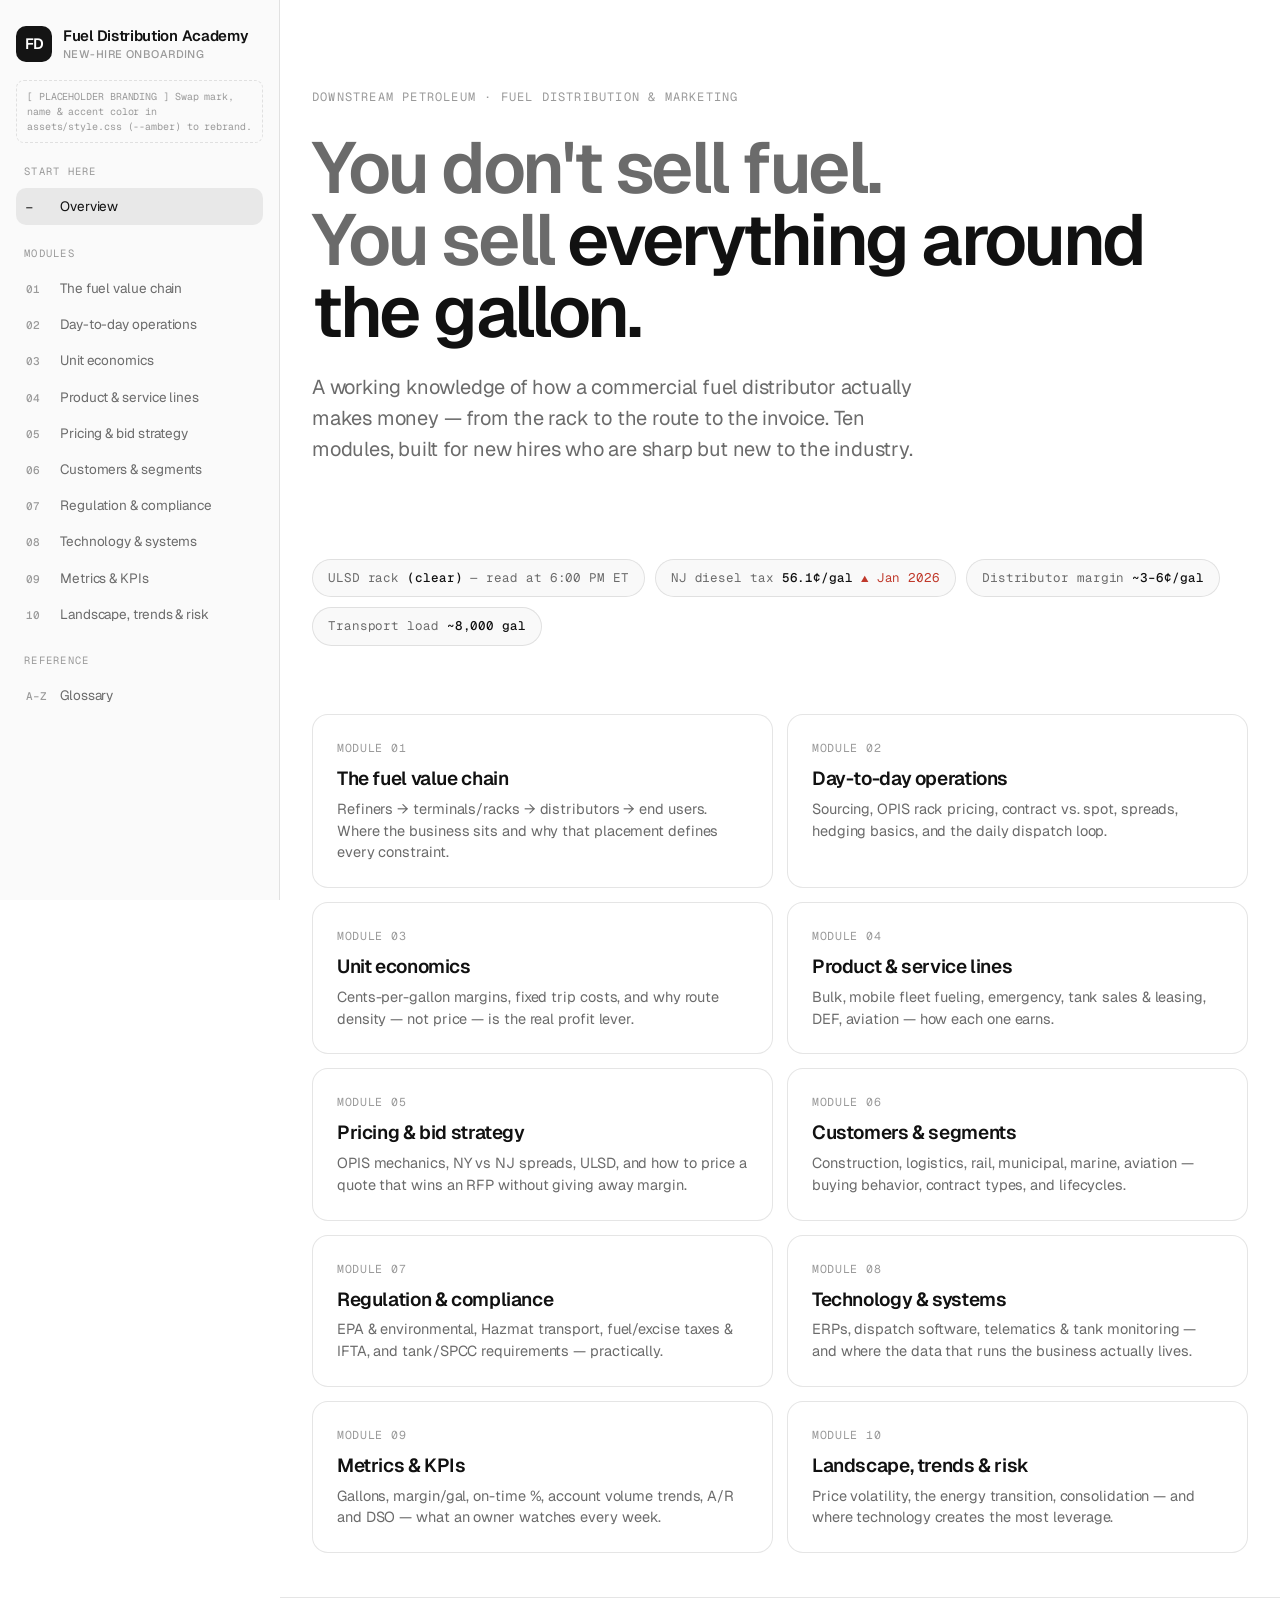
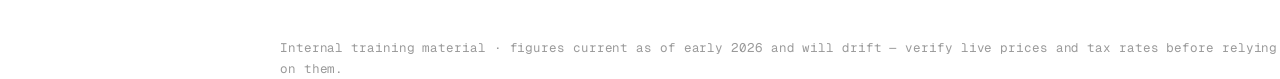
<file: index.html>
<!DOCTYPE html>
<html lang="en">
<head>
<meta charset="UTF-8">
<meta name="viewport" content="width=device-width, initial-scale=1.0">
<title>Fuel Distribution Academy — Onboarding</title>
<link rel="preconnect" href="https://fonts.googleapis.com">
<link rel="preconnect" href="https://fonts.gstatic.com" crossorigin>
<link href="https://fonts.googleapis.com/css2?family=Inter:wght@400;500;600;680&family=IBM+Plex+Mono:wght@400;500;600&display=swap" rel="stylesheet">
<link rel="stylesheet" href="assets/style.css">
</head>
<body>
<div class="shell">

  <!-- SIDEBAR -->
  <aside class="rail">
    <div class="brand">
      <div class="mark">FD</div>
      <div class="name">Fuel Distribution Academy<span>New-hire onboarding</span></div>
    </div>
    <div class="placeholder-note">[ PLACEHOLDER BRANDING ] Swap mark, name &amp; accent color in assets/style.css (--amber) to rebrand.</div>

    <nav class="nav">
      <div class="nav-label">Start here</div>
      <a href="index.html"><span class="num">—</span><span>Overview</span></a>

      <div class="nav-label">Modules</div>
      <a href="module-1.html"><span class="num">01</span><span>The fuel value chain</span></a>
      <a href="module-2.html"><span class="num">02</span><span>Day-to-day operations</span></a>
      <a href="module-3.html"><span class="num">03</span><span>Unit economics</span></a>
      <a href="module-4.html"><span class="num">04</span><span>Product &amp; service lines</span></a>
      <a href="module-5.html"><span class="num">05</span><span>Pricing &amp; bid strategy</span></a>
      <a href="module-6.html"><span class="num">06</span><span>Customers &amp; segments</span></a>
      <a href="module-7.html"><span class="num">07</span><span>Regulation &amp; compliance</span></a>
      <a href="module-8.html"><span class="num">08</span><span>Technology &amp; systems</span></a>
      <a href="module-9.html"><span class="num">09</span><span>Metrics &amp; KPIs</span></a>
      <a href="module-10.html"><span class="num">10</span><span>Landscape, trends &amp; risk</span></a>

      <div class="nav-label">Reference</div>
      <a href="glossary.html"><span class="num">A–Z</span><span>Glossary</span></a>
    </nav>
  </aside>

  <!-- MAIN -->
  <main class="main">
    <section class="hero">
      <div class="eyebrow">Downstream petroleum · fuel distribution &amp; marketing</div>
      <h1>You don't sell fuel.<br>You sell <em>everything around the gallon.</em></h1>
      <p class="lede">A working knowledge of how a commercial fuel distributor actually makes money — from the rack to the route to the invoice. Ten modules, built for new hires who are sharp but new to the industry.</p>
    </section>

    <div class="ticker" aria-hidden="true">
      <div class="tick">ULSD rack <b>(clear)</b> — read at 6:00 PM ET</div>
      <div class="tick">NJ diesel tax <b>56.1¢/gal</b> <span class="up">▲ Jan 2026</span></div>
      <div class="tick">Distributor margin <b>~3–6¢/gal</b></div>
      <div class="tick">Transport load <b>~8,000 gal</b></div>
    </div>

    <section class="grid">
      <a class="card" href="module-1.html"><div class="cnum">MODULE 01</div><h3>The fuel value chain</h3><p>Refiners → terminals/racks → distributors → end users. Where the business sits and why that placement defines every constraint.</p></a>
      <a class="card" href="module-2.html"><div class="cnum">MODULE 02</div><h3>Day-to-day operations</h3><p>Sourcing, OPIS rack pricing, contract vs. spot, spreads, hedging basics, and the daily dispatch loop.</p></a>
      <a class="card" href="module-3.html"><div class="cnum">MODULE 03</div><h3>Unit economics</h3><p>Cents-per-gallon margins, fixed trip costs, and why route density — not price — is the real profit lever.</p></a>
      <a class="card" href="module-4.html"><div class="cnum">MODULE 04</div><h3>Product &amp; service lines</h3><p>Bulk, mobile fleet fueling, emergency, tank sales &amp; leasing, DEF, aviation — how each one earns.</p></a>
      <a class="card" href="module-5.html"><div class="cnum">MODULE 05</div><h3>Pricing &amp; bid strategy</h3><p>OPIS mechanics, NY vs NJ spreads, ULSD, and how to price a quote that wins an RFP without giving away margin.</p></a>
      <a class="card" href="module-6.html"><div class="cnum">MODULE 06</div><h3>Customers &amp; segments</h3><p>Construction, logistics, rail, municipal, marine, aviation — buying behavior, contract types, and lifecycles.</p></a>
      <a class="card" href="module-7.html"><div class="cnum">MODULE 07</div><h3>Regulation &amp; compliance</h3><p>EPA &amp; environmental, Hazmat transport, fuel/excise taxes &amp; IFTA, and tank/SPCC requirements — practically.</p></a>
      <a class="card" href="module-8.html"><div class="cnum">MODULE 08</div><h3>Technology &amp; systems</h3><p>ERPs, dispatch software, telematics &amp; tank monitoring — and where the data that runs the business actually lives.</p></a>
      <a class="card" href="module-9.html"><div class="cnum">MODULE 09</div><h3>Metrics &amp; KPIs</h3><p>Gallons, margin/gal, on-time %, account volume trends, A/R and DSO — what an owner watches every week.</p></a>
      <a class="card" href="module-10.html"><div class="cnum">MODULE 10</div><h3>Landscape, trends &amp; risk</h3><p>Price volatility, the energy transition, consolidation — and where technology creates the most leverage.</p></a>
    </section>

    <div class="hero foot" style="padding-top:40px;">Internal training material · figures current as of early 2026 and will drift — verify live prices and tax rates before relying on them.</div>
  </main>

</div>
<script src="assets/app.js"></script>
</body>
</html>
</file>
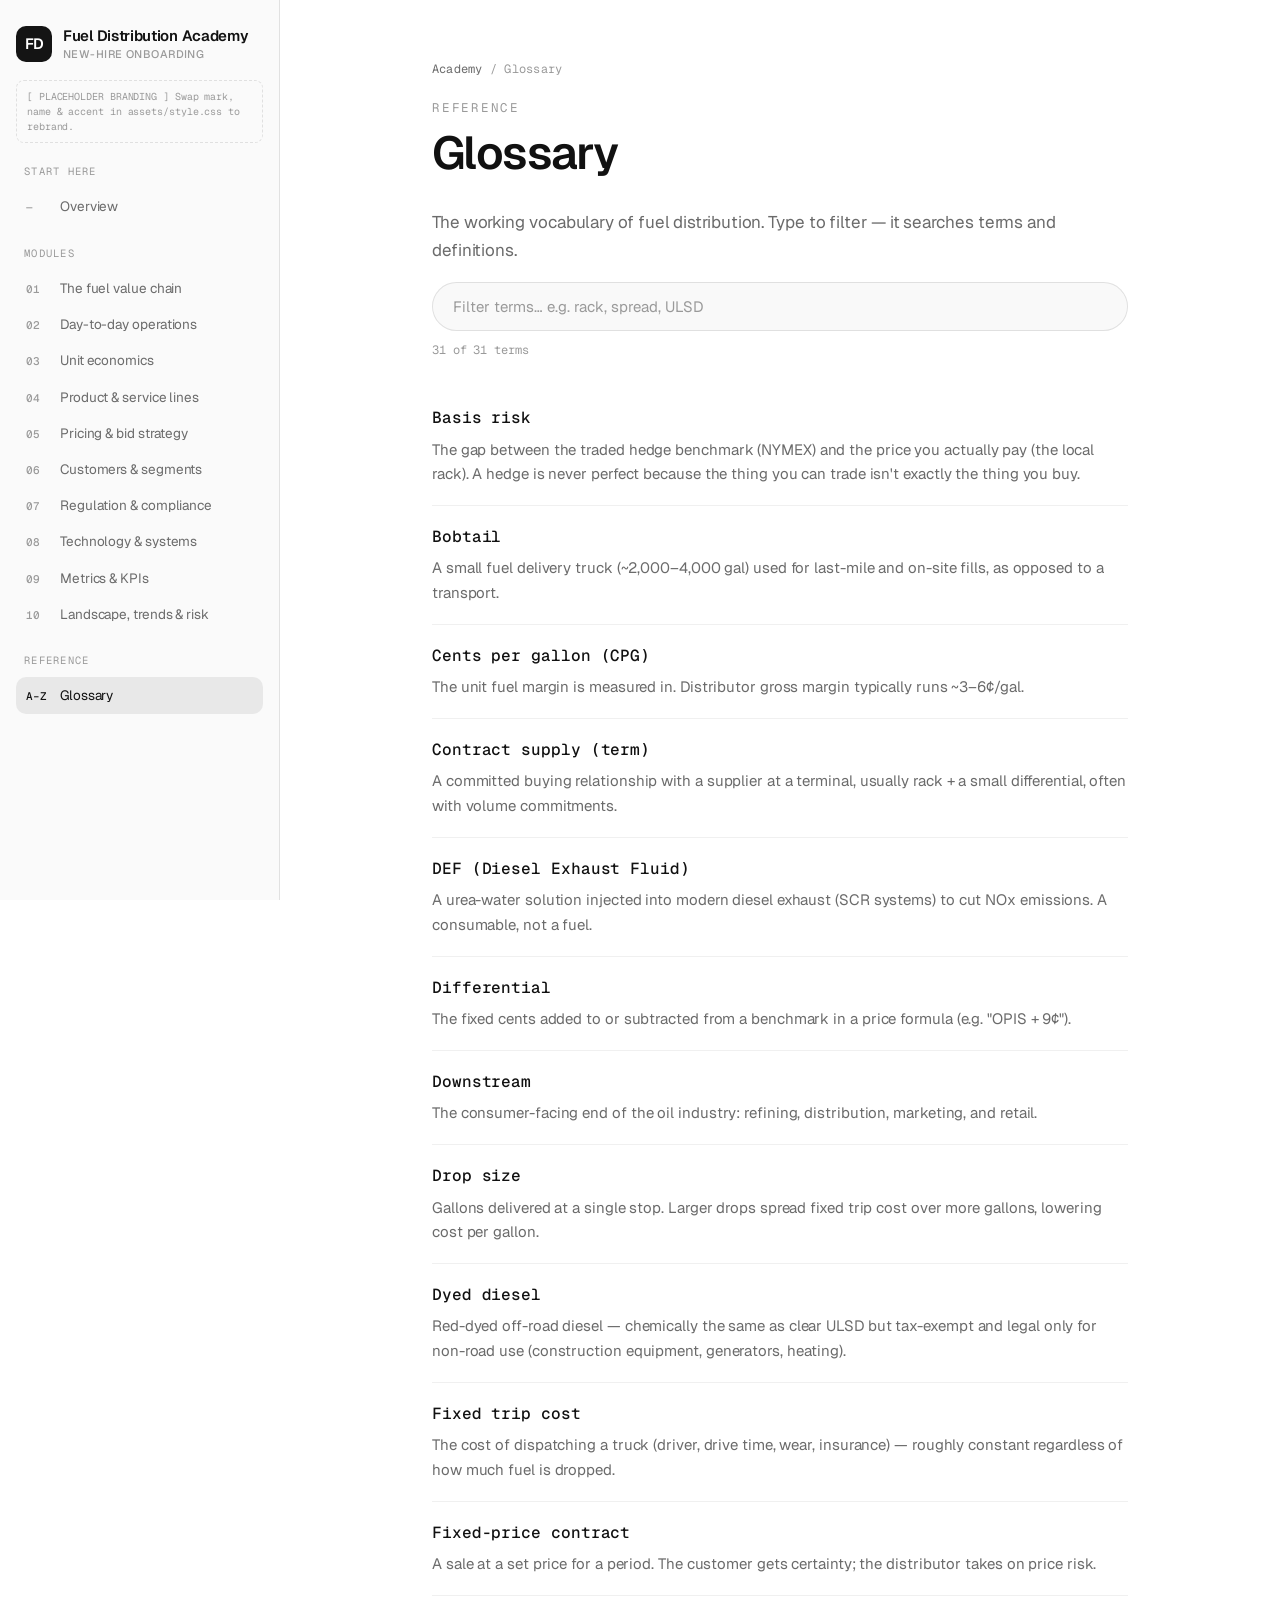
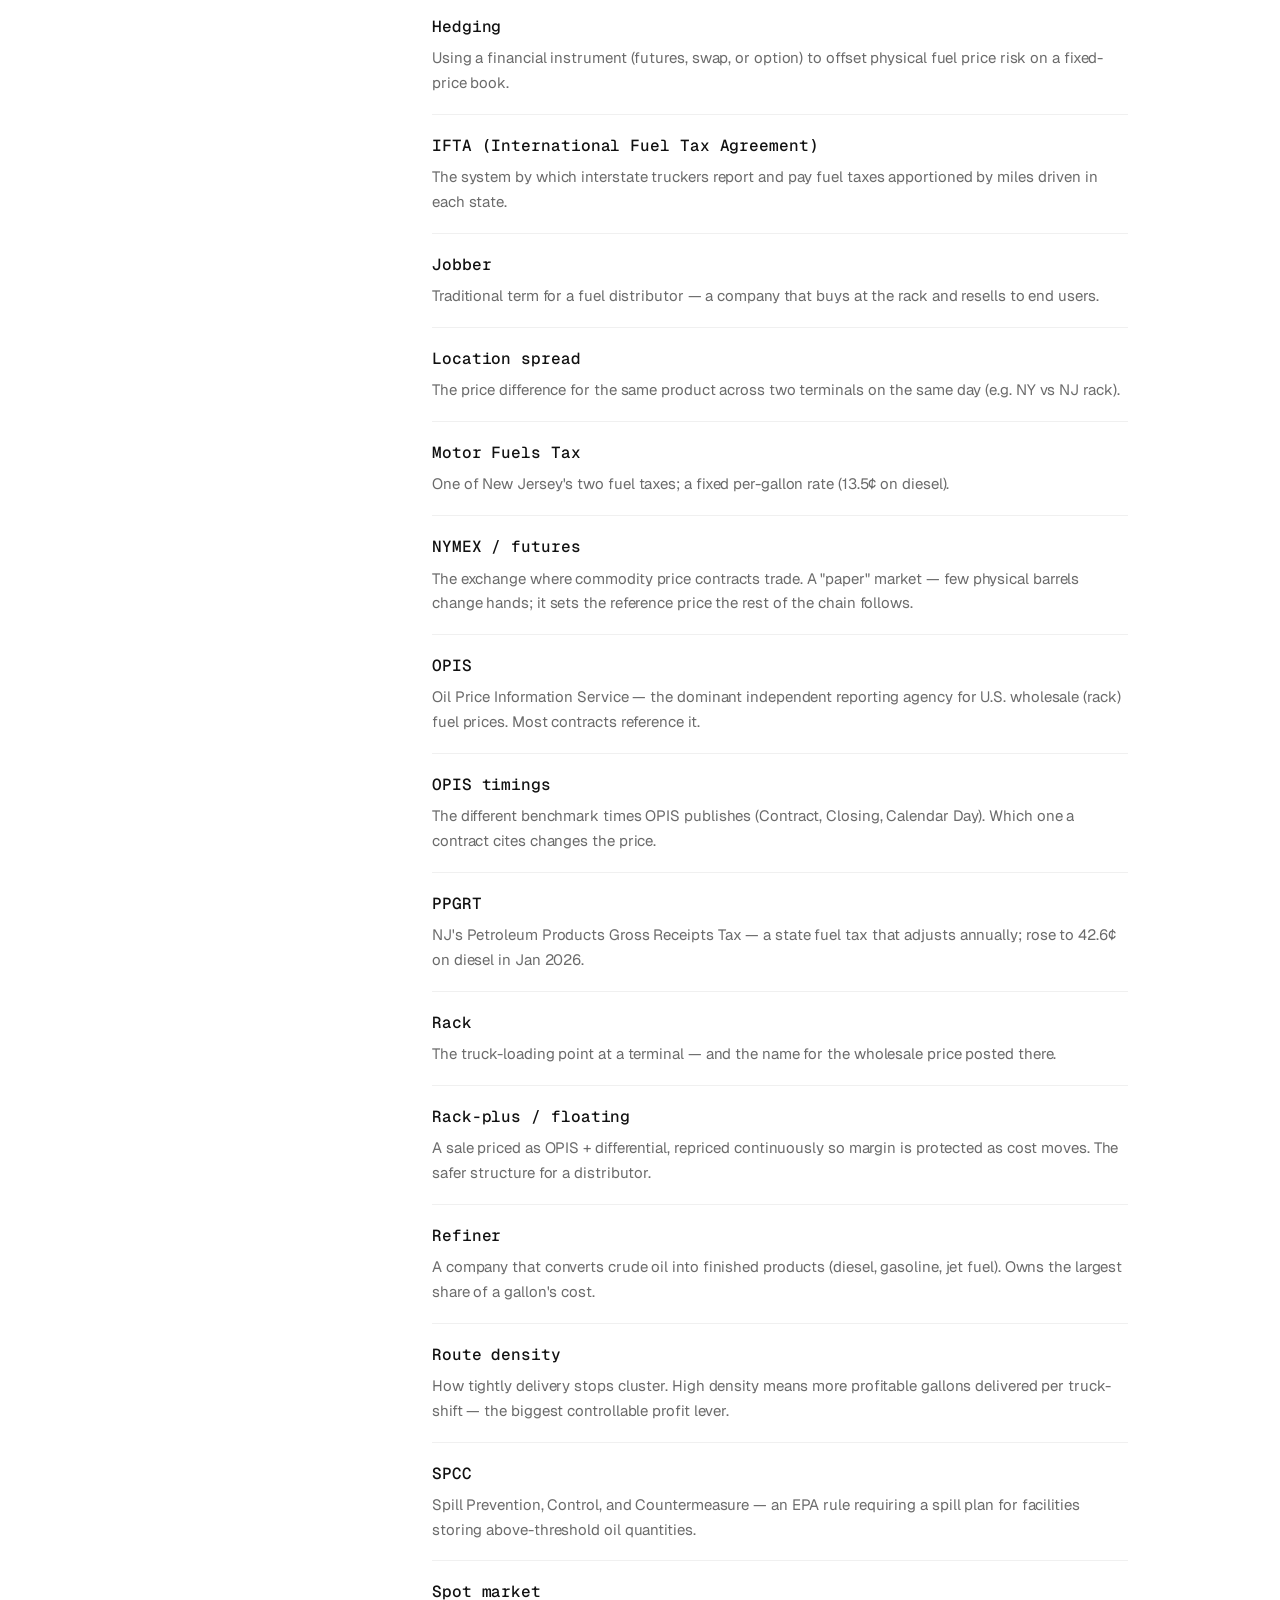
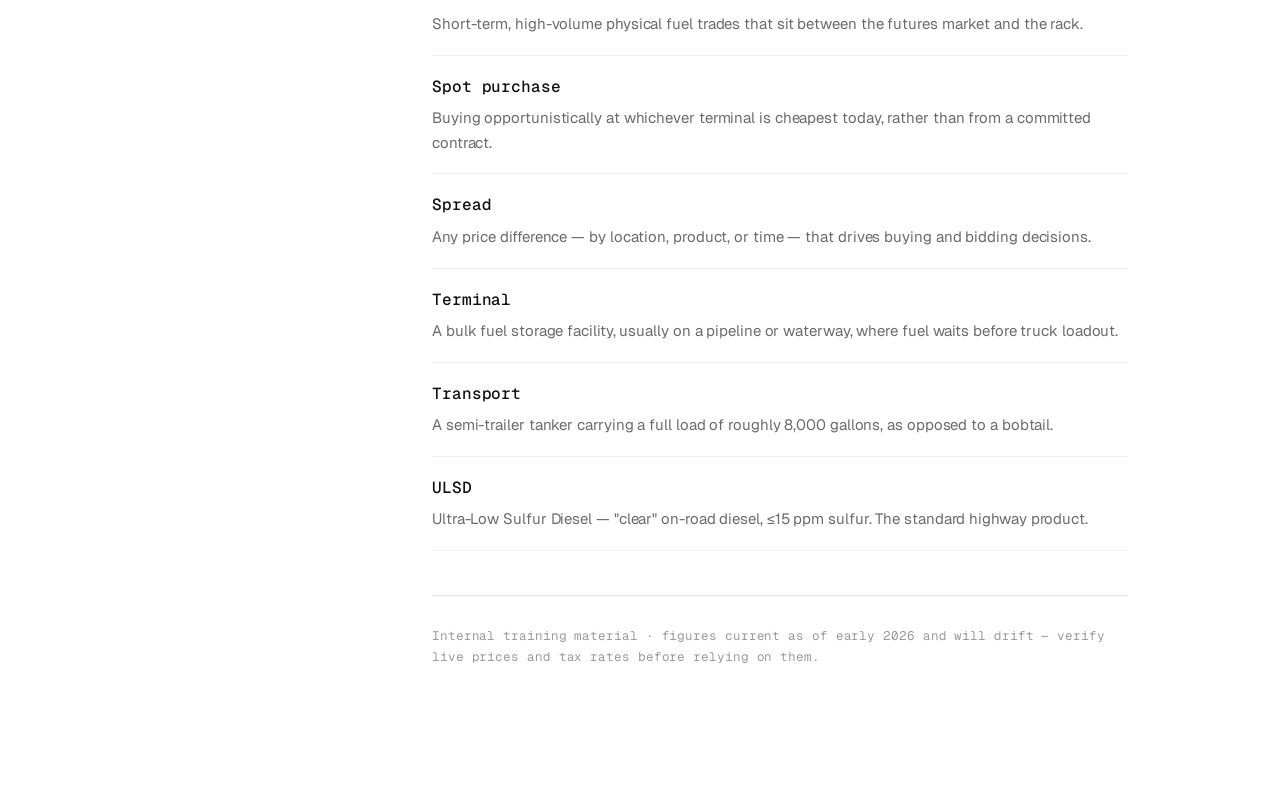
<file: glossary.html>
<!DOCTYPE html>
<html lang="en">
<head>
<meta charset="UTF-8">
<meta name="viewport" content="width=device-width, initial-scale=1.0">
<title>Glossary — Fuel Distribution Academy</title>
<link rel="preconnect" href="https://fonts.googleapis.com">
<link rel="preconnect" href="https://fonts.gstatic.com" crossorigin>
<link href="https://fonts.googleapis.com/css2?family=Inter:wght@400;500;600;680&family=IBM+Plex+Mono:wght@400;500;600&display=swap" rel="stylesheet">
<link rel="stylesheet" href="assets/style.css">
</head>
<body>
<div class="shell">
  <aside class="rail">
    <div class="brand">
      <div class="mark">FD</div>
      <div class="name">Fuel Distribution Academy<span>New-hire onboarding</span></div>
    </div>
    <div class="placeholder-note">[ PLACEHOLDER BRANDING ] Swap mark, name &amp; accent in assets/style.css to rebrand.</div>
    <nav class="nav">
      <div class="nav-label">Start here</div>
      <a href="index.html"><span class="num">—</span><span>Overview</span></a>
      <div class="nav-label">Modules</div>
      <a href="module-1.html"><span class="num">01</span><span>The fuel value chain</span></a>
      <a href="module-2.html"><span class="num">02</span><span>Day-to-day operations</span></a>
      <a href="module-3.html"><span class="num">03</span><span>Unit economics</span></a>
      <a href="module-4.html"><span class="num">04</span><span>Product &amp; service lines</span></a>
      <a href="module-5.html"><span class="num">05</span><span>Pricing &amp; bid strategy</span></a>
      <a href="module-6.html"><span class="num">06</span><span>Customers &amp; segments</span></a>
      <a href="module-7.html"><span class="num">07</span><span>Regulation &amp; compliance</span></a>
      <a href="module-8.html"><span class="num">08</span><span>Technology &amp; systems</span></a>
      <a href="module-9.html"><span class="num">09</span><span>Metrics &amp; KPIs</span></a>
      <a href="module-10.html"><span class="num">10</span><span>Landscape, trends &amp; risk</span></a>
      <div class="nav-label">Reference</div>
      <a href="glossary.html"><span class="num">A–Z</span><span>Glossary</span></a>
    </nav>
  </aside>
  <main class="main">
    <div class="wrap">
      <div class="crumb"><a href="index.html">Academy</a> / Glossary</div>
      <div class="module-num">Reference</div>
      <h1>Glossary</h1>
      <p style="color:var(--text-dim)">The working vocabulary of fuel distribution. Type to filter — it searches terms and definitions.</p>
      <input id="glossary-search" class="glossary-search" type="text" placeholder="Filter terms… e.g. rack, spread, ULSD" autocomplete="off">
      <div id="gcount" class="gcount"></div>
        <div class="gitem"><div class="term">Basis risk</div><div class="def">The gap between the traded hedge benchmark (NYMEX) and the price you actually pay (the local rack). A hedge is never perfect because the thing you can trade isn&#x27;t exactly the thing you buy.</div></div>
        <div class="gitem"><div class="term">Bobtail</div><div class="def">A small fuel delivery truck (~2,000–4,000 gal) used for last-mile and on-site fills, as opposed to a transport.</div></div>
        <div class="gitem"><div class="term">Cents per gallon (CPG)</div><div class="def">The unit fuel margin is measured in. Distributor gross margin typically runs ~3–6¢/gal.</div></div>
        <div class="gitem"><div class="term">Contract supply (term)</div><div class="def">A committed buying relationship with a supplier at a terminal, usually rack + a small differential, often with volume commitments.</div></div>
        <div class="gitem"><div class="term">DEF (Diesel Exhaust Fluid)</div><div class="def">A urea-water solution injected into modern diesel exhaust (SCR systems) to cut NOx emissions. A consumable, not a fuel.</div></div>
        <div class="gitem"><div class="term">Differential</div><div class="def">The fixed cents added to or subtracted from a benchmark in a price formula (e.g. &quot;OPIS + 9¢&quot;).</div></div>
        <div class="gitem"><div class="term">Downstream</div><div class="def">The consumer-facing end of the oil industry: refining, distribution, marketing, and retail.</div></div>
        <div class="gitem"><div class="term">Drop size</div><div class="def">Gallons delivered at a single stop. Larger drops spread fixed trip cost over more gallons, lowering cost per gallon.</div></div>
        <div class="gitem"><div class="term">Dyed diesel</div><div class="def">Red-dyed off-road diesel — chemically the same as clear ULSD but tax-exempt and legal only for non-road use (construction equipment, generators, heating).</div></div>
        <div class="gitem"><div class="term">Fixed trip cost</div><div class="def">The cost of dispatching a truck (driver, drive time, wear, insurance) — roughly constant regardless of how much fuel is dropped.</div></div>
        <div class="gitem"><div class="term">Fixed-price contract</div><div class="def">A sale at a set price for a period. The customer gets certainty; the distributor takes on price risk.</div></div>
        <div class="gitem"><div class="term">Hedging</div><div class="def">Using a financial instrument (futures, swap, or option) to offset physical fuel price risk on a fixed-price book.</div></div>
        <div class="gitem"><div class="term">IFTA (International Fuel Tax Agreement)</div><div class="def">The system by which interstate truckers report and pay fuel taxes apportioned by miles driven in each state.</div></div>
        <div class="gitem"><div class="term">Jobber</div><div class="def">Traditional term for a fuel distributor — a company that buys at the rack and resells to end users.</div></div>
        <div class="gitem"><div class="term">Location spread</div><div class="def">The price difference for the same product across two terminals on the same day (e.g. NY vs NJ rack).</div></div>
        <div class="gitem"><div class="term">Motor Fuels Tax</div><div class="def">One of New Jersey&#x27;s two fuel taxes; a fixed per-gallon rate (13.5¢ on diesel).</div></div>
        <div class="gitem"><div class="term">NYMEX / futures</div><div class="def">The exchange where commodity price contracts trade. A &quot;paper&quot; market — few physical barrels change hands; it sets the reference price the rest of the chain follows.</div></div>
        <div class="gitem"><div class="term">OPIS</div><div class="def">Oil Price Information Service — the dominant independent reporting agency for U.S. wholesale (rack) fuel prices. Most contracts reference it.</div></div>
        <div class="gitem"><div class="term">OPIS timings</div><div class="def">The different benchmark times OPIS publishes (Contract, Closing, Calendar Day). Which one a contract cites changes the price.</div></div>
        <div class="gitem"><div class="term">PPGRT</div><div class="def">NJ&#x27;s Petroleum Products Gross Receipts Tax — a state fuel tax that adjusts annually; rose to 42.6¢ on diesel in Jan 2026.</div></div>
        <div class="gitem"><div class="term">Rack</div><div class="def">The truck-loading point at a terminal — and the name for the wholesale price posted there.</div></div>
        <div class="gitem"><div class="term">Rack-plus / floating</div><div class="def">A sale priced as OPIS + differential, repriced continuously so margin is protected as cost moves. The safer structure for a distributor.</div></div>
        <div class="gitem"><div class="term">Refiner</div><div class="def">A company that converts crude oil into finished products (diesel, gasoline, jet fuel). Owns the largest share of a gallon&#x27;s cost.</div></div>
        <div class="gitem"><div class="term">Route density</div><div class="def">How tightly delivery stops cluster. High density means more profitable gallons delivered per truck-shift — the biggest controllable profit lever.</div></div>
        <div class="gitem"><div class="term">SPCC</div><div class="def">Spill Prevention, Control, and Countermeasure — an EPA rule requiring a spill plan for facilities storing above-threshold oil quantities.</div></div>
        <div class="gitem"><div class="term">Spot market</div><div class="def">Short-term, high-volume physical fuel trades that sit between the futures market and the rack.</div></div>
        <div class="gitem"><div class="term">Spot purchase</div><div class="def">Buying opportunistically at whichever terminal is cheapest today, rather than from a committed contract.</div></div>
        <div class="gitem"><div class="term">Spread</div><div class="def">Any price difference — by location, product, or time — that drives buying and bidding decisions.</div></div>
        <div class="gitem"><div class="term">Terminal</div><div class="def">A bulk fuel storage facility, usually on a pipeline or waterway, where fuel waits before truck loadout.</div></div>
        <div class="gitem"><div class="term">Transport</div><div class="def">A semi-trailer tanker carrying a full load of roughly 8,000 gallons, as opposed to a bobtail.</div></div>
        <div class="gitem"><div class="term">ULSD</div><div class="def">Ultra-Low Sulfur Diesel — &quot;clear&quot; on-road diesel, ≤15 ppm sulfur. The standard highway product.</div></div>
<div class="foot">Internal training material · figures current as of early 2026 and will drift — verify live prices and tax rates before relying on them.</div>

    </div>
  </main>
</div>
<script src="assets/app.js"></script>
</body>
</html>
</file>
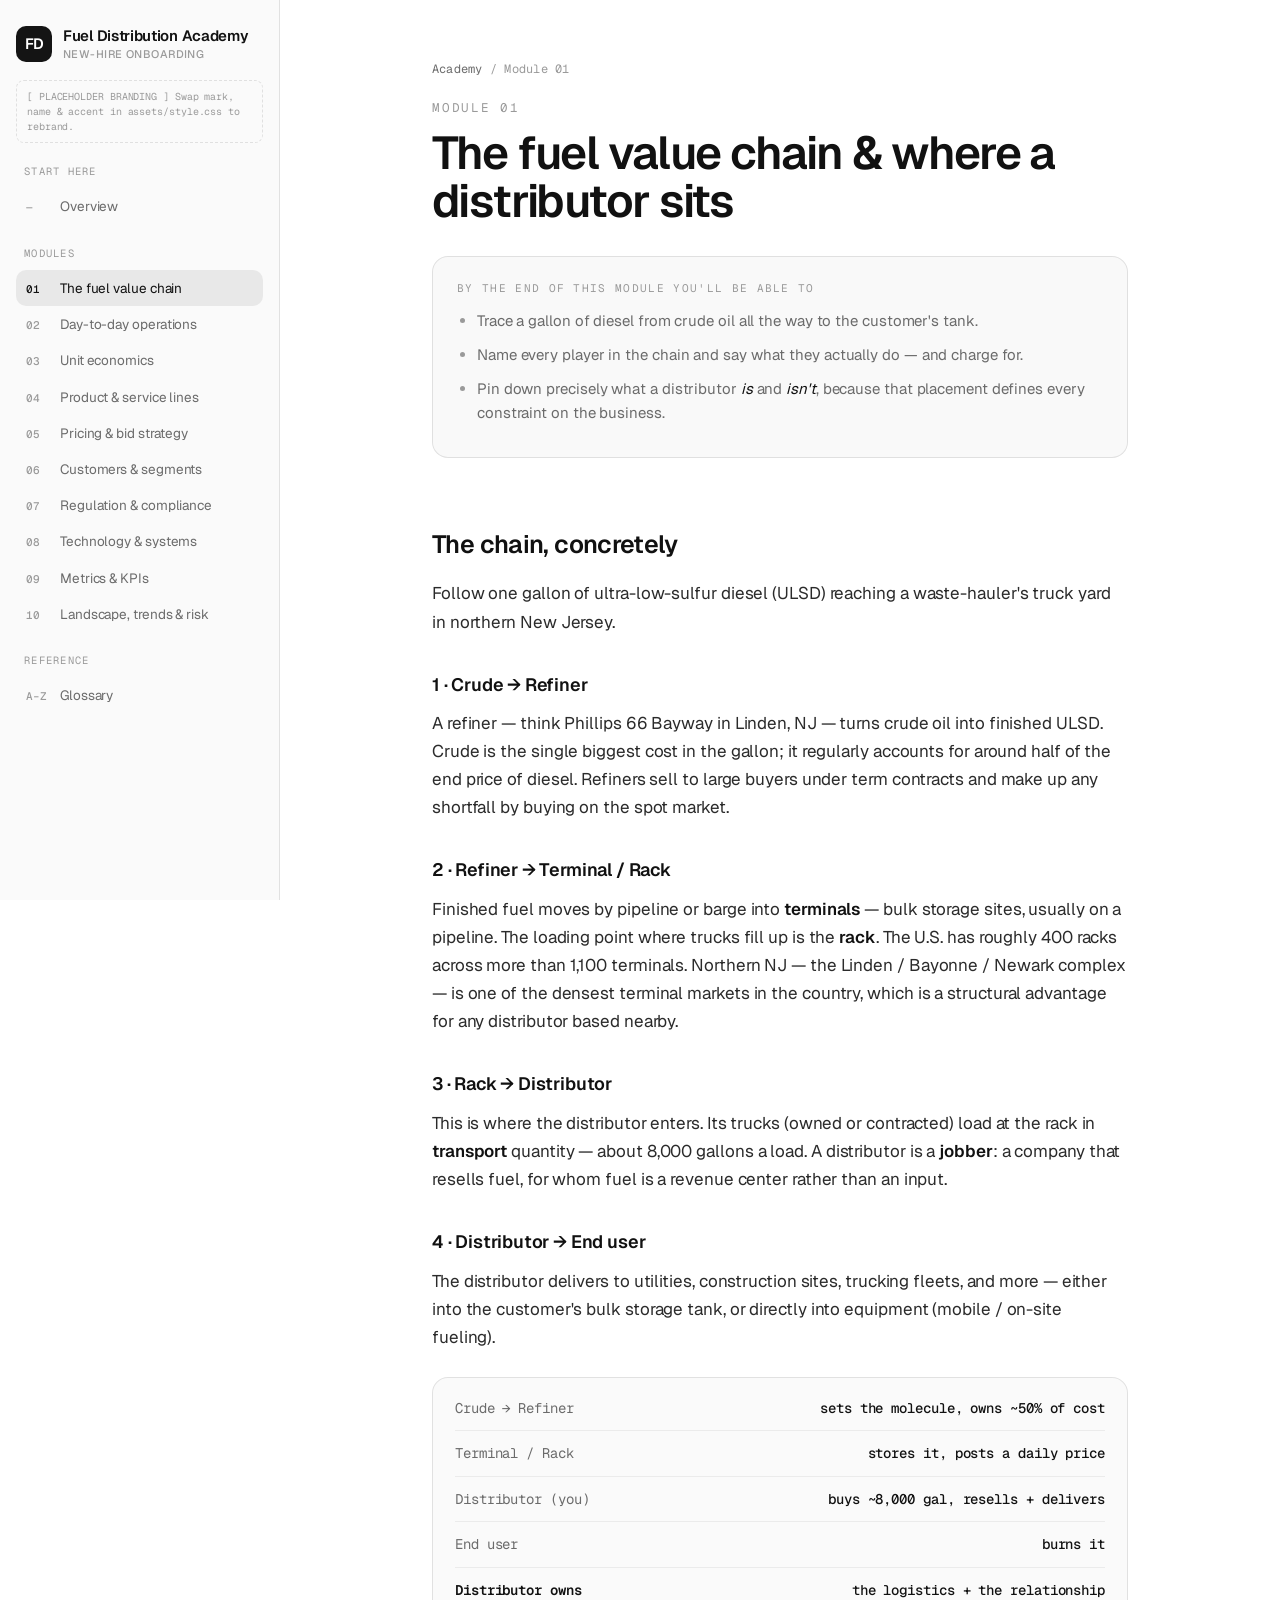
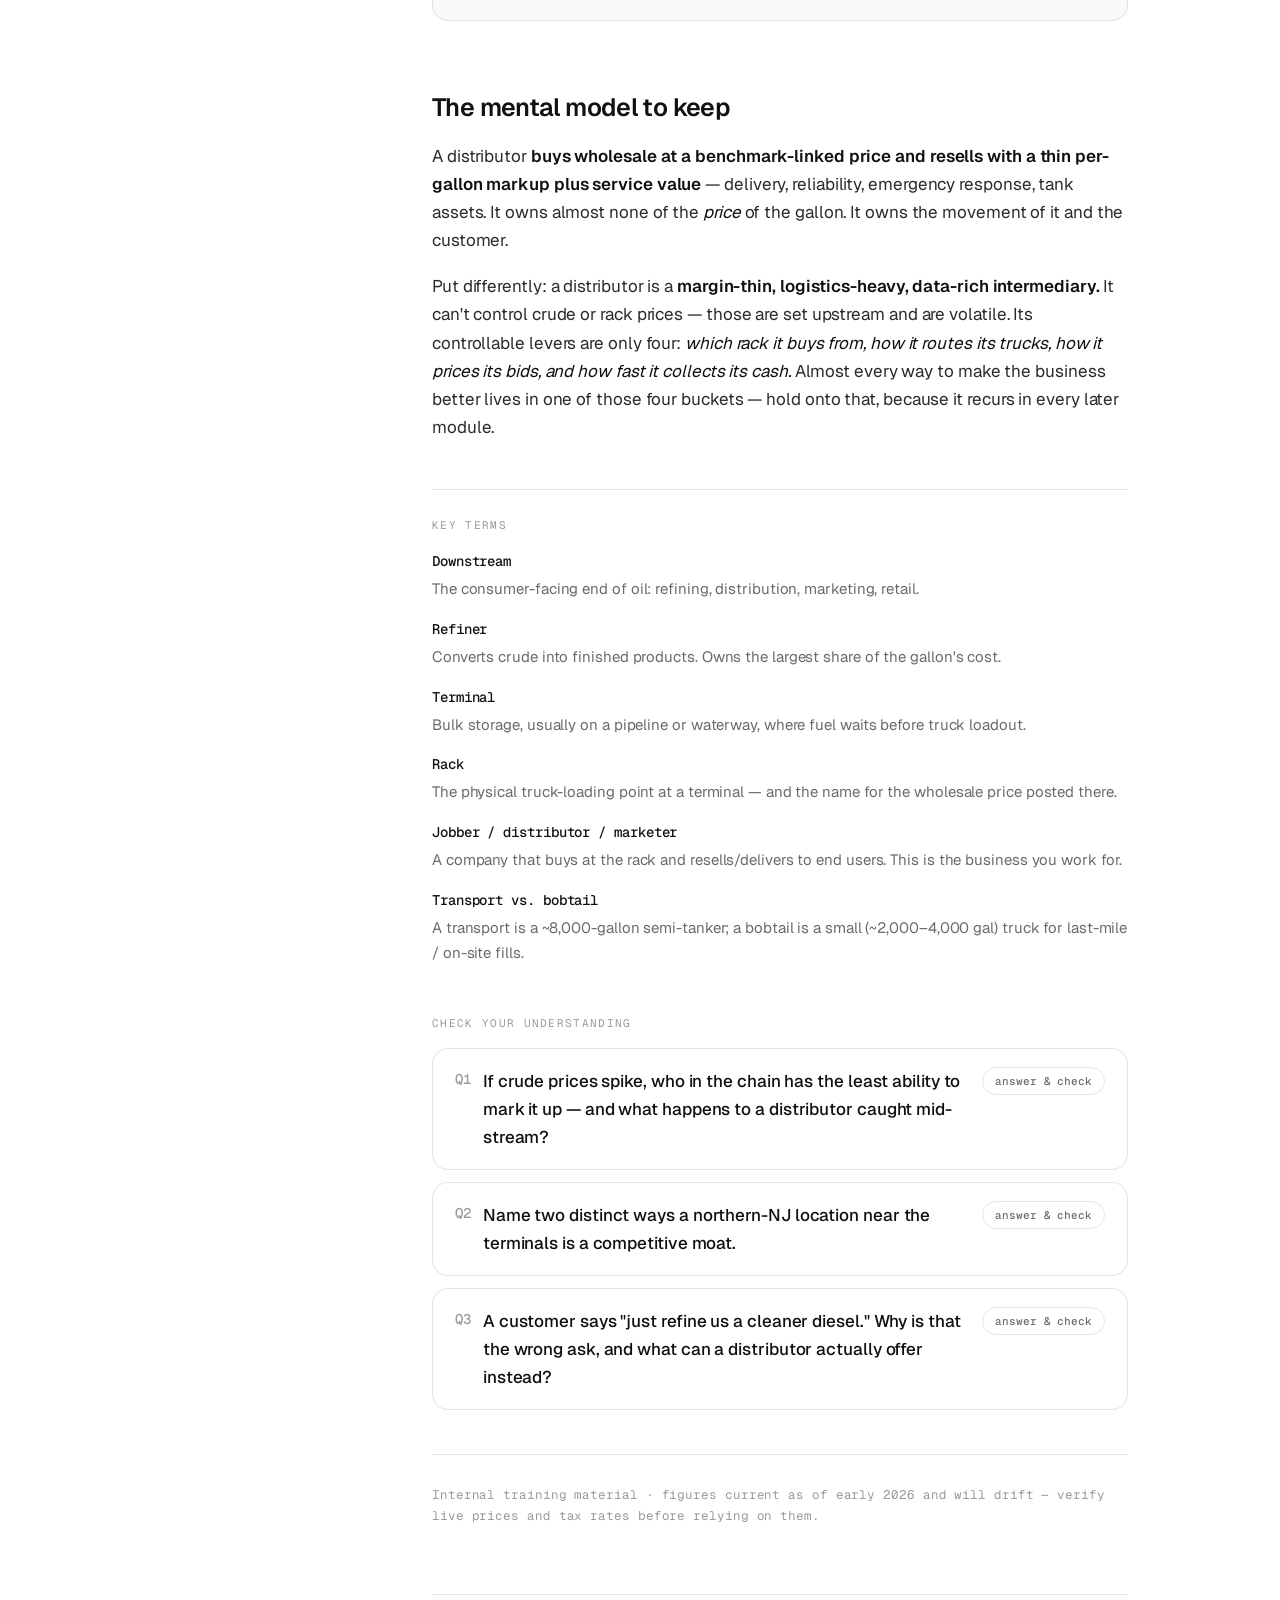
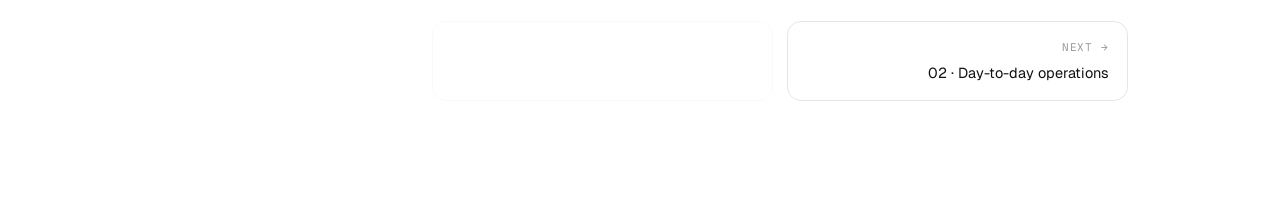
<file: module-1.html>
<!DOCTYPE html>
<html lang="en">
<head>
<meta charset="UTF-8">
<meta name="viewport" content="width=device-width, initial-scale=1.0">
<title>Module 01 · The fuel value chain — Fuel Distribution Academy</title>
<link rel="preconnect" href="https://fonts.googleapis.com">
<link rel="preconnect" href="https://fonts.gstatic.com" crossorigin>
<link href="https://fonts.googleapis.com/css2?family=Inter:wght@400;500;600;680&family=IBM+Plex+Mono:wght@400;500;600&display=swap" rel="stylesheet">
<link rel="stylesheet" href="assets/style.css">
</head>
<body>
<div class="shell">
  <aside class="rail">
    <div class="brand">
      <div class="mark">FD</div>
      <div class="name">Fuel Distribution Academy<span>New-hire onboarding</span></div>
    </div>
    <div class="placeholder-note">[ PLACEHOLDER BRANDING ] Swap mark, name &amp; accent in assets/style.css to rebrand.</div>
    <nav class="nav">
      <div class="nav-label">Start here</div>
      <a href="index.html"><span class="num">—</span><span>Overview</span></a>
      <div class="nav-label">Modules</div>
      <a href="module-1.html"><span class="num">01</span><span>The fuel value chain</span></a>
      <a href="module-2.html"><span class="num">02</span><span>Day-to-day operations</span></a>
      <a href="module-3.html"><span class="num">03</span><span>Unit economics</span></a>
      <a href="module-4.html"><span class="num">04</span><span>Product &amp; service lines</span></a>
      <a href="module-5.html"><span class="num">05</span><span>Pricing &amp; bid strategy</span></a>
      <a href="module-6.html"><span class="num">06</span><span>Customers &amp; segments</span></a>
      <a href="module-7.html"><span class="num">07</span><span>Regulation &amp; compliance</span></a>
      <a href="module-8.html"><span class="num">08</span><span>Technology &amp; systems</span></a>
      <a href="module-9.html"><span class="num">09</span><span>Metrics &amp; KPIs</span></a>
      <a href="module-10.html"><span class="num">10</span><span>Landscape, trends &amp; risk</span></a>
      <div class="nav-label">Reference</div>
      <a href="glossary.html"><span class="num">A–Z</span><span>Glossary</span></a>
    </nav>
  </aside>
  <main class="main">
    <div class="wrap">
      <div class="crumb"><a href="index.html">Academy</a> / Module 01</div>
      <div class="module-num">Module 01</div>
      <h1>The fuel value chain &amp; where a distributor sits</h1>

      <div class="objectives">
        <div class="h">By the end of this module you'll be able to</div>
        <ul>
          <li>Trace a gallon of diesel from crude oil all the way to the customer's tank.</li>
          <li>Name every player in the chain and say what they actually do — and charge for.</li>
          <li>Pin down precisely what a distributor <em>is</em> and <em>isn't</em>, because that placement defines every constraint on the business.</li>
        </ul>
      </div>

      <h2>The chain, concretely</h2>
      <p>Follow one gallon of ultra-low-sulfur diesel (ULSD) reaching a waste-hauler's truck yard in northern New Jersey.</p>

      <h3>1 · Crude → Refiner</h3>
      <p>A refiner — think Phillips 66 Bayway in Linden, NJ — turns crude oil into finished ULSD. Crude is the single biggest cost in the gallon; it regularly accounts for around half of the end price of diesel. Refiners sell to large buyers under term contracts and make up any shortfall by buying on the spot market.</p>

      <h3>2 · Refiner → Terminal / Rack</h3>
      <p>Finished fuel moves by pipeline or barge into <strong>terminals</strong> — bulk storage sites, usually on a pipeline. The loading point where trucks fill up is the <strong>rack</strong>. The U.S. has roughly 400 racks across more than 1,100 terminals. Northern NJ — the Linden / Bayonne / Newark complex — is one of the densest terminal markets in the country, which is a structural advantage for any distributor based nearby.</p>

      <h3>3 · Rack → Distributor</h3>
      <p>This is where the distributor enters. Its trucks (owned or contracted) load at the rack in <strong>transport</strong> quantity — about 8,000 gallons a load. A distributor is a <strong>jobber</strong>: a company that resells fuel, for whom fuel is a revenue center rather than an input.</p>

      <h3>4 · Distributor → End user</h3>
      <p>The distributor delivers to utilities, construction sites, trucking fleets, and more — either into the customer's bulk storage tank, or directly into equipment (mobile / on-site fueling).</p>

      <div class="ticket">
        <div class="row"><span>Crude → Refiner</span><b>sets the molecule, owns ~50% of cost</b></div>
        <div class="row"><span>Terminal / Rack</span><b>stores it, posts a daily price</b></div>
        <div class="row"><span>Distributor (you)</span><b>buys ~8,000 gal, resells + delivers</b></div>
        <div class="row"><span>End user</span><b>burns it</b></div>
        <div class="row tot"><span>Distributor owns</span><b>the logistics + the relationship</b></div>
      </div>

      <h2>The mental model to keep</h2>
      <p>A distributor <strong>buys wholesale at a benchmark-linked price and resells with a thin per-gallon markup plus service value</strong> — delivery, reliability, emergency response, tank assets. It owns almost none of the <em>price</em> of the gallon. It owns the movement of it and the customer.</p>
      <p>Put differently: a distributor is a <strong>margin-thin, logistics-heavy, data-rich intermediary.</strong> It can't control crude or rack prices — those are set upstream and are volatile. Its controllable levers are only four: <em>which rack it buys from, how it routes its trucks, how it prices its bids, and how fast it collects its cash.</em> Almost every way to make the business better lives in one of those four buckets — hold onto that, because it recurs in every later module.</p>

      <div class="terms">
        <div class="h">Key terms</div>
        <dl>
          <dt>Downstream</dt><dd>The consumer-facing end of oil: refining, distribution, marketing, retail.</dd>
          <dt>Refiner</dt><dd>Converts crude into finished products. Owns the largest share of the gallon's cost.</dd>
          <dt>Terminal</dt><dd>Bulk storage, usually on a pipeline or waterway, where fuel waits before truck loadout.</dd>
          <dt>Rack</dt><dd>The physical truck-loading point at a terminal — and the name for the wholesale price posted there.</dd>
          <dt>Jobber / distributor / marketer</dt><dd>A company that buys at the rack and resells/delivers to end users. This is the business you work for.</dd>
          <dt>Transport vs. bobtail</dt><dd>A transport is a ~8,000-gallon semi-tanker; a bobtail is a small (~2,000–4,000 gal) truck for last-mile / on-site fills.</dd>
        </dl>
      </div>

      <div class="checks">
        <div class="h">Check your understanding</div>
        <details class="q">
          <summary><span class="qn">Q1</span><span>If crude prices spike, who in the chain has the least ability to mark it up — and what happens to a distributor caught mid-stream?</span><span class="reveal">show answer</span></summary>
          <div class="ans">Nobody in the middle truly <em>absorbs</em> a spike — it gets passed through to the end user fast (rack resets that evening). The real exposure is the <strong>lag</strong>: a distributor delivering on a fixed quote or contract while paying today's higher cost gets whipsawed. So the middle of the chain doesn't avoid price moves — it gets caught by the timing of them. That's exactly why floating (rack-plus) contracts and hedging exist.</div>
        </details>        <details class="q">
          <summary><span class="qn">Q2</span><span>Name two distinct ways a northern-NJ location near the terminals is a competitive moat.</span><span class="reveal">show answer</span></summary>
          <div class="ans">(1) <strong>Lower haul-to-rack cost</strong> — fewer miles between rack and delivery means lower cost per delivered gallon. (2) <strong>Demand density</strong> — terminals cluster where demand is (port, turnpike corridor, industrial base, airports), so the distributor sits inside a rare overlap of cheap supply <em>and</em> dense customers. In a cents-per-gallon business, that density enables route density, the single biggest controllable profit lever.</div>
        </details>        <details class="q">
          <summary><span class="qn">Q3</span><span>A customer says "just refine us a cleaner diesel." Why is that the wrong ask, and what can a distributor actually offer instead?</span><span class="reveal">show answer</span></summary>
          <div class="ans">A distributor isn't a refiner — it can't change the molecule. What it sells is <strong>everything wrapped around the gallon</strong>: guaranteed availability, on-site and emergency delivery, tank assets, billing and tax handling, price transparency. When the fuel itself is an undifferentiated commodity, <strong>service and reliability are the only things a distributor can differentiate on.</strong></div>
        </details>
      </div>
<div class="foot">Internal training material · figures current as of early 2026 and will drift — verify live prices and tax rates before relying on them.</div><nav class="pager"><a class="disabled">&nbsp;</a><a class="next" href="module-2.html"><div class="dir">Next →</div><div class="ttl">02 · Day-to-day operations</div></a></nav>
    </div>
  </main>
</div>
<script src="assets/app.js"></script>
</body>
</html>
</file>
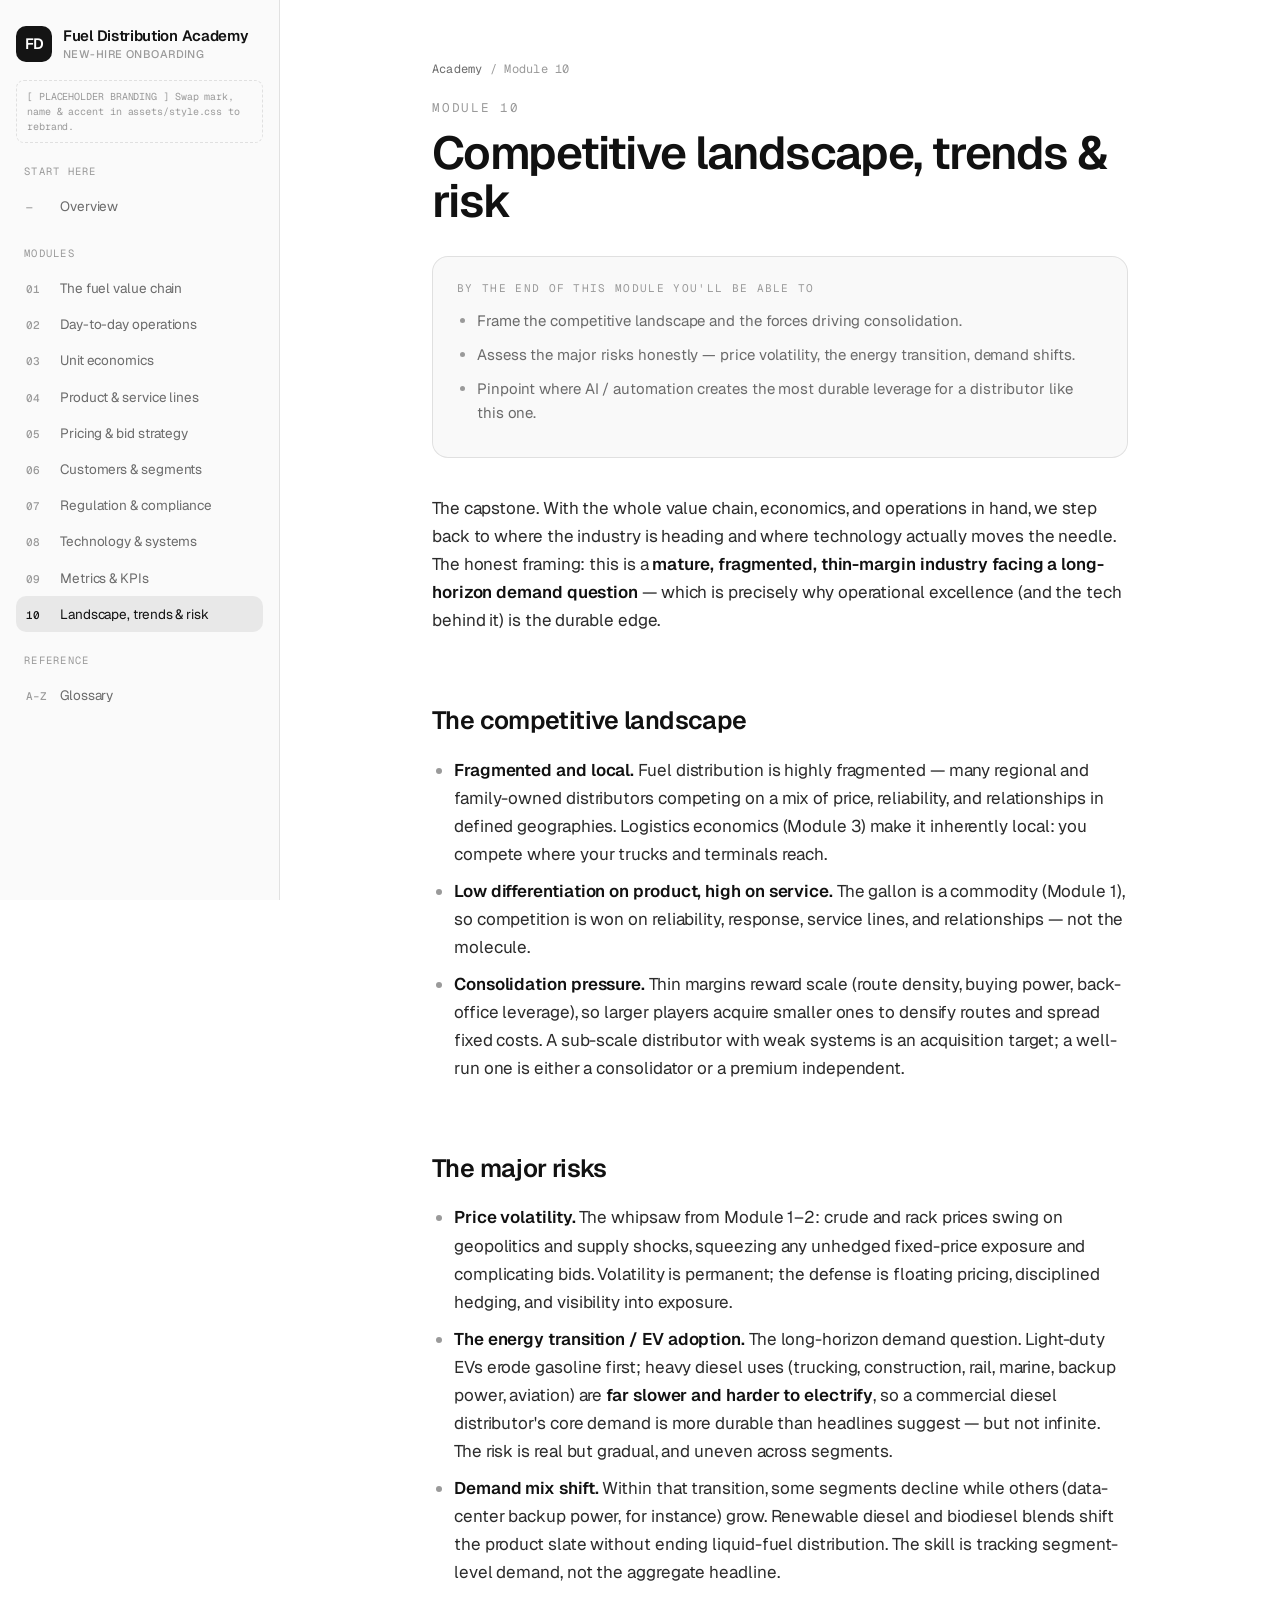
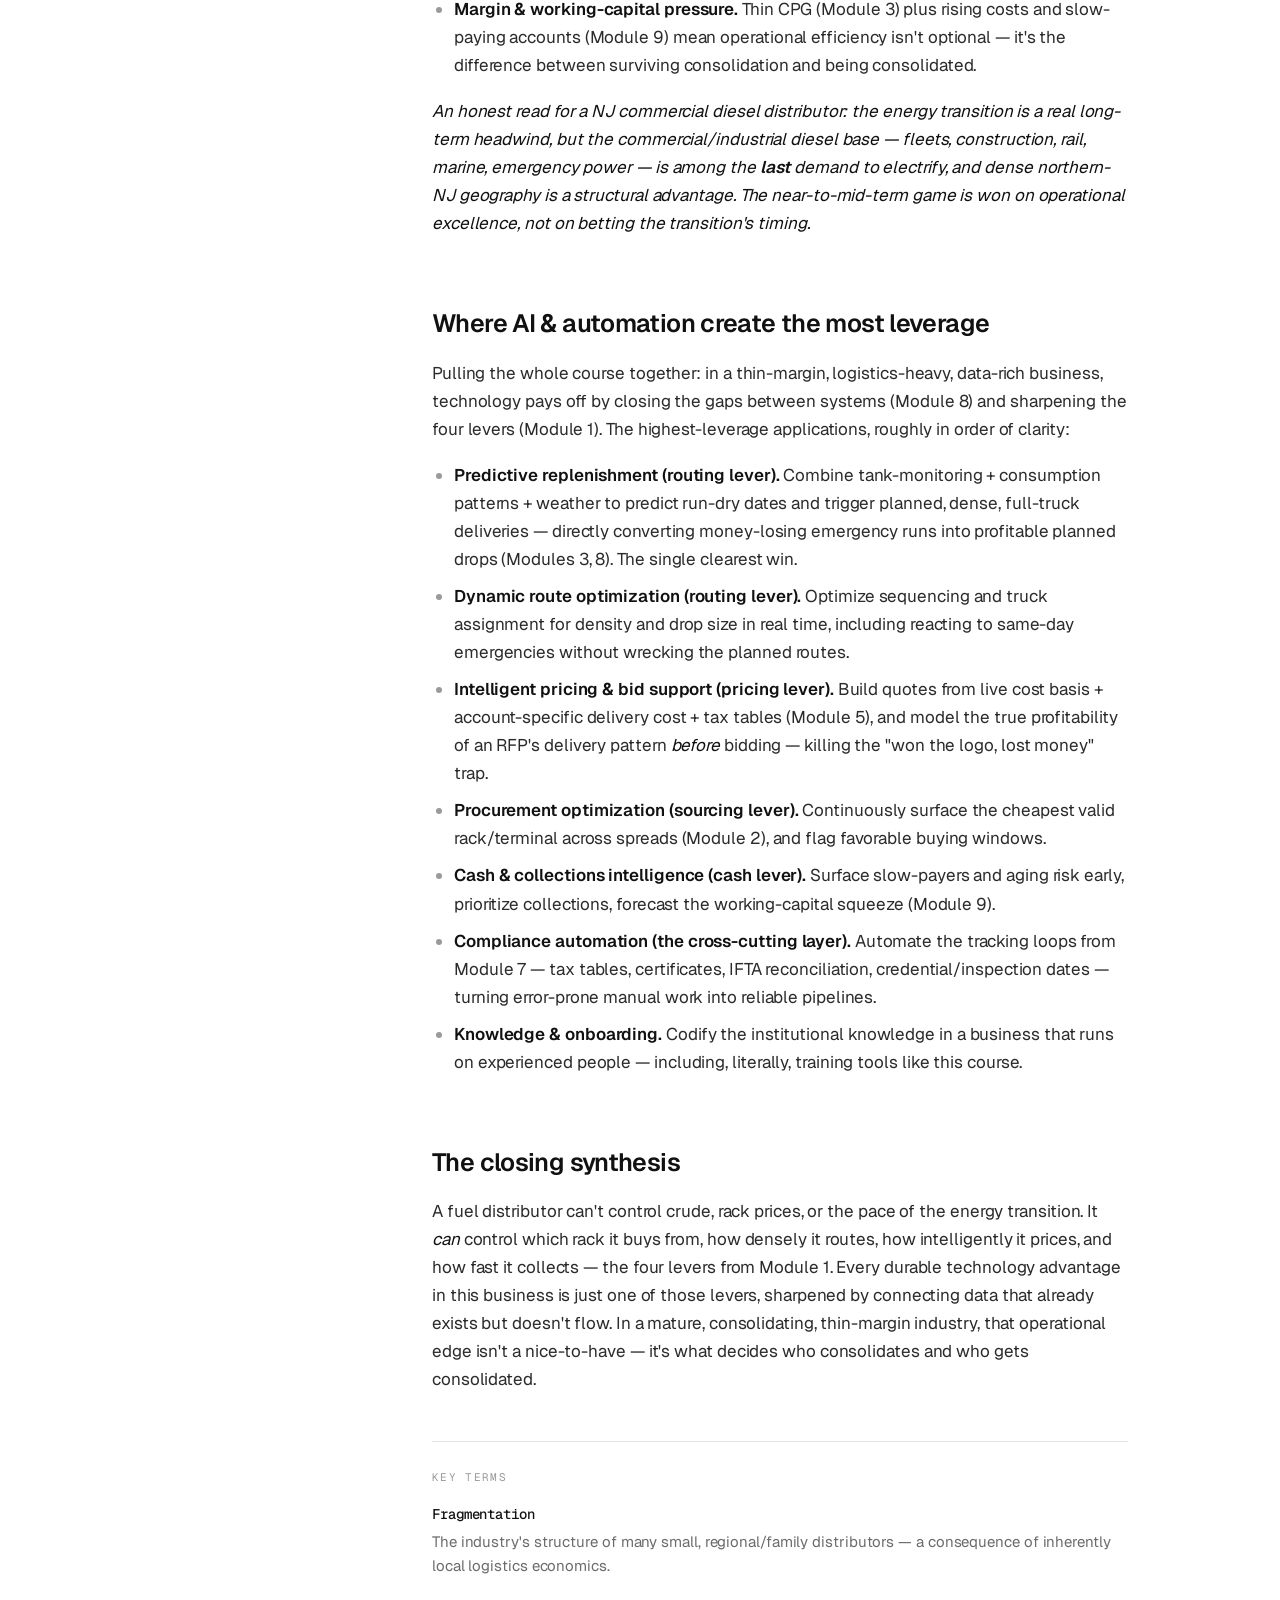
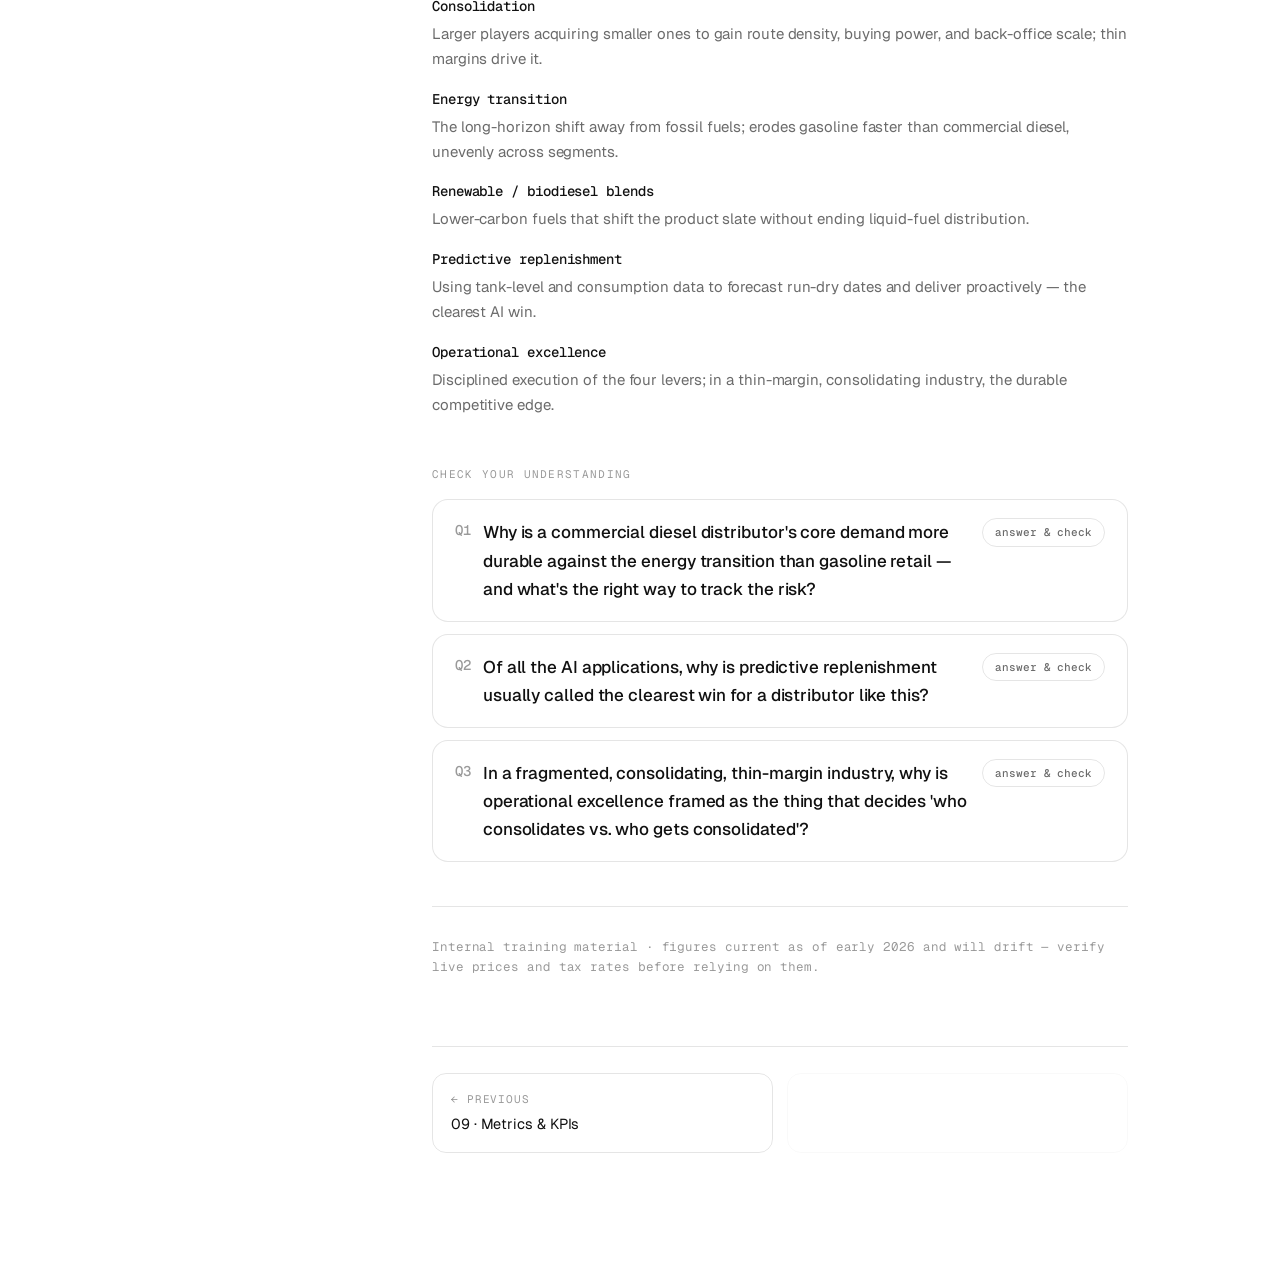
<file: module-10.html>
<!DOCTYPE html>
<html lang="en">
<head>
<meta charset="UTF-8">
<meta name="viewport" content="width=device-width, initial-scale=1.0">
<title>Module 10 · Landscape, trends &amp; risk — Fuel Distribution Academy</title>
<link rel="preconnect" href="https://fonts.googleapis.com">
<link rel="preconnect" href="https://fonts.gstatic.com" crossorigin>
<link href="https://fonts.googleapis.com/css2?family=Inter:wght@400;500;600;680&family=IBM+Plex+Mono:wght@400;500;600&display=swap" rel="stylesheet">
<link rel="stylesheet" href="assets/style.css">
</head>
<body>
<div class="shell">
  <aside class="rail">
    <div class="brand">
      <div class="mark">FD</div>
      <div class="name">Fuel Distribution Academy<span>New-hire onboarding</span></div>
    </div>
    <div class="placeholder-note">[ PLACEHOLDER BRANDING ] Swap mark, name &amp; accent in assets/style.css to rebrand.</div>
    <nav class="nav">
      <div class="nav-label">Start here</div>
      <a href="index.html"><span class="num">—</span><span>Overview</span></a>
      <div class="nav-label">Modules</div>
      <a href="module-1.html"><span class="num">01</span><span>The fuel value chain</span></a>
      <a href="module-2.html"><span class="num">02</span><span>Day-to-day operations</span></a>
      <a href="module-3.html"><span class="num">03</span><span>Unit economics</span></a>
      <a href="module-4.html"><span class="num">04</span><span>Product &amp; service lines</span></a>
      <a href="module-5.html"><span class="num">05</span><span>Pricing &amp; bid strategy</span></a>
      <a href="module-6.html"><span class="num">06</span><span>Customers &amp; segments</span></a>
      <a href="module-7.html"><span class="num">07</span><span>Regulation &amp; compliance</span></a>
      <a href="module-8.html"><span class="num">08</span><span>Technology &amp; systems</span></a>
      <a href="module-9.html"><span class="num">09</span><span>Metrics &amp; KPIs</span></a>
      <a href="module-10.html"><span class="num">10</span><span>Landscape, trends &amp; risk</span></a>
      <div class="nav-label">Reference</div>
      <a href="glossary.html"><span class="num">A–Z</span><span>Glossary</span></a>
    </nav>
  </aside>
  <main class="main">
    <div class="wrap">
      <div class="crumb"><a href="index.html">Academy</a> / Module 10</div>
      <div class="module-num">Module 10</div>
      <h1>Competitive landscape, trends &amp; risk</h1>

      <div class="objectives">
        <div class="h">By the end of this module you'll be able to</div>
        <ul>
          <li>Frame the competitive landscape and the forces driving consolidation.</li>
          <li>Assess the major risks honestly — price volatility, the energy transition, demand shifts.</li>
          <li>Pinpoint where AI / automation creates the most durable leverage for a distributor like this one.</li>
        </ul>
      </div>

      <p>The capstone. With the whole value chain, economics, and operations in hand, we step back to where the industry is heading and where technology actually moves the needle. The honest framing: this is a <strong>mature, fragmented, thin-margin industry facing a long-horizon demand question</strong> — which is precisely why operational excellence (and the tech behind it) is the durable edge.</p>

      <h2>The competitive landscape</h2>
      <ul>
        <li><strong>Fragmented and local.</strong> Fuel distribution is highly fragmented — many regional and family-owned distributors competing on a mix of price, reliability, and relationships in defined geographies. Logistics economics (Module 3) make it inherently local: you compete where your trucks and terminals reach.</li>
        <li><strong>Low differentiation on product, high on service.</strong> The gallon is a commodity (Module 1), so competition is won on reliability, response, service lines, and relationships — not the molecule.</li>
        <li><strong>Consolidation pressure.</strong> Thin margins reward scale (route density, buying power, back-office leverage), so larger players acquire smaller ones to densify routes and spread fixed costs. A sub-scale distributor with weak systems is an acquisition target; a well-run one is either a consolidator or a premium independent.</li>
      </ul>

      <h2>The major risks</h2>
      <ul>
        <li><strong>Price volatility.</strong> The whipsaw from Module 1–2: crude and rack prices swing on geopolitics and supply shocks, squeezing any unhedged fixed-price exposure and complicating bids. Volatility is permanent; the defense is floating pricing, disciplined hedging, and visibility into exposure.</li>
        <li><strong>The energy transition / EV adoption.</strong> The long-horizon demand question. Light-duty EVs erode gasoline first; heavy diesel uses (trucking, construction, rail, marine, backup power, aviation) are <strong>far slower and harder to electrify</strong>, so a commercial diesel distributor's core demand is more durable than headlines suggest — but not infinite. The risk is real but gradual, and uneven across segments.</li>
        <li><strong>Demand mix shift.</strong> Within that transition, some segments decline while others (data-center backup power, for instance) grow. Renewable diesel and biodiesel blends shift the product slate without ending liquid-fuel distribution. The skill is tracking segment-level demand, not the aggregate headline.</li>
        <li><strong>Margin &amp; working-capital pressure.</strong> Thin CPG (Module 3) plus rising costs and slow-paying accounts (Module 9) mean operational efficiency isn't optional — it's the difference between surviving consolidation and being consolidated.</li>
      </ul>
      <p><em>An honest read for a NJ commercial diesel distributor: the energy transition is a real long-term headwind, but the commercial/industrial diesel base — fleets, construction, rail, marine, emergency power — is among the <strong>last</strong> demand to electrify, and dense northern-NJ geography is a structural advantage. The near-to-mid-term game is won on operational excellence, not on betting the transition's timing.</em></p>

      <h2>Where AI &amp; automation create the most leverage</h2>
      <p>Pulling the whole course together: in a thin-margin, logistics-heavy, data-rich business, technology pays off by closing the gaps between systems (Module 8) and sharpening the four levers (Module 1). The highest-leverage applications, roughly in order of clarity:</p>
      <ul>
        <li><strong>Predictive replenishment (routing lever).</strong> Combine tank-monitoring + consumption patterns + weather to predict run-dry dates and trigger planned, dense, full-truck deliveries — directly converting money-losing emergency runs into profitable planned drops (Modules 3, 8). The single clearest win.</li>
        <li><strong>Dynamic route optimization (routing lever).</strong> Optimize sequencing and truck assignment for density and drop size in real time, including reacting to same-day emergencies without wrecking the planned routes.</li>
        <li><strong>Intelligent pricing &amp; bid support (pricing lever).</strong> Build quotes from live cost basis + account-specific delivery cost + tax tables (Module 5), and model the true profitability of an RFP's delivery pattern <em>before</em> bidding — killing the "won the logo, lost money" trap.</li>
        <li><strong>Procurement optimization (sourcing lever).</strong> Continuously surface the cheapest valid rack/terminal across spreads (Module 2), and flag favorable buying windows.</li>
        <li><strong>Cash &amp; collections intelligence (cash lever).</strong> Surface slow-payers and aging risk early, prioritize collections, forecast the working-capital squeeze (Module 9).</li>
        <li><strong>Compliance automation (the cross-cutting layer).</strong> Automate the tracking loops from Module 7 — tax tables, certificates, IFTA reconciliation, credential/inspection dates — turning error-prone manual work into reliable pipelines.</li>
        <li><strong>Knowledge &amp; onboarding.</strong> Codify the institutional knowledge in a business that runs on experienced people — including, literally, training tools like this course.</li>
      </ul>

      <h2>The closing synthesis</h2>
      <p>A fuel distributor can't control crude, rack prices, or the pace of the energy transition. It <em>can</em> control which rack it buys from, how densely it routes, how intelligently it prices, and how fast it collects — the four levers from Module 1. Every durable technology advantage in this business is just one of those levers, sharpened by connecting data that already exists but doesn't flow. In a mature, consolidating, thin-margin industry, that operational edge isn't a nice-to-have — it's what decides who consolidates and who gets consolidated.</p>

      <div class="terms">
        <div class="h">Key terms</div>
        <dl>
          <dt>Fragmentation</dt><dd>The industry's structure of many small, regional/family distributors — a consequence of inherently local logistics economics.</dd>
          <dt>Consolidation</dt><dd>Larger players acquiring smaller ones to gain route density, buying power, and back-office scale; thin margins drive it.</dd>
          <dt>Energy transition</dt><dd>The long-horizon shift away from fossil fuels; erodes gasoline faster than commercial diesel, unevenly across segments.</dd>
          <dt>Renewable / biodiesel blends</dt><dd>Lower-carbon fuels that shift the product slate without ending liquid-fuel distribution.</dd>
          <dt>Predictive replenishment</dt><dd>Using tank-level and consumption data to forecast run-dry dates and deliver proactively — the clearest AI win.</dd>
          <dt>Operational excellence</dt><dd>Disciplined execution of the four levers; in a thin-margin, consolidating industry, the durable competitive edge.</dd>
        </dl>
      </div>

      <div class="checks">
        <div class="h">Check your understanding</div>
        <details class="q">
          <summary><span class="qn">Q1</span><span>Why is a commercial diesel distributor's core demand more durable against the energy transition than gasoline retail — and what's the right way to track the risk?</span><span class="reveal">show answer</span></summary>
          <div class="ans">Because the heavy diesel uses — trucking, construction, rail, marine, backup power, aviation — are far slower and harder to electrify than light-duty passenger vehicles, so commercial/industrial diesel is among the <strong>last</strong> demand to go. The right way to track it is <strong>segment-by-segment</strong> (some decline, some like data-center backup grow), not by the aggregate 'EVs are coming' headline. The risk is real but gradual and uneven.</div>
        </details>
        <details class="q">
          <summary><span class="qn">Q2</span><span>Of all the AI applications, why is predictive replenishment usually called the clearest win for a distributor like this?</span><span class="reveal">show answer</span></summary>
          <div class="ans">Because it directly converts the worst economics into the best: it uses tank-monitoring + consumption data (which often already exists) to predict run-dry dates and trigger <strong>planned, dense, full-truck drops</strong> instead of <strong>reactive emergency runs</strong> (Module 3's money-loser). It pulls the routing lever, closes a real system gap (Module 8), and the before/after margin difference is large and measurable.</div>
        </details>
        <details class="q">
          <summary><span class="qn">Q3</span><span>In a fragmented, consolidating, thin-margin industry, why is operational excellence framed as the thing that decides 'who consolidates vs. who gets consolidated'?</span><span class="reveal">show answer</span></summary>
          <div class="ans">Because thin margins reward <strong>scale and efficiency</strong> — route density, buying power, back-office leverage. A distributor with weak systems and undisciplined levers can't generate the margin or cash to grow, making it an acquisition target. A well-run one (sharp on sourcing, routing, pricing, collections) earns the margin to either acquire others or thrive as a premium independent. Since product can't be differentiated, <strong>execution is the moat</strong> — and it's exactly what technology sharpens.</div>
        </details>
      </div>
<div class="foot">Internal training material · figures current as of early 2026 and will drift — verify live prices and tax rates before relying on them.</div><nav class="pager"><a href="module-9.html"><div class="dir">← Previous</div><div class="ttl">09 · Metrics &amp; KPIs</div></a><a class="next disabled">&nbsp;</a></nav>
    </div>
  </main>
</div>
<script src="assets/app.js"></script>
</body>
</html>
</file>
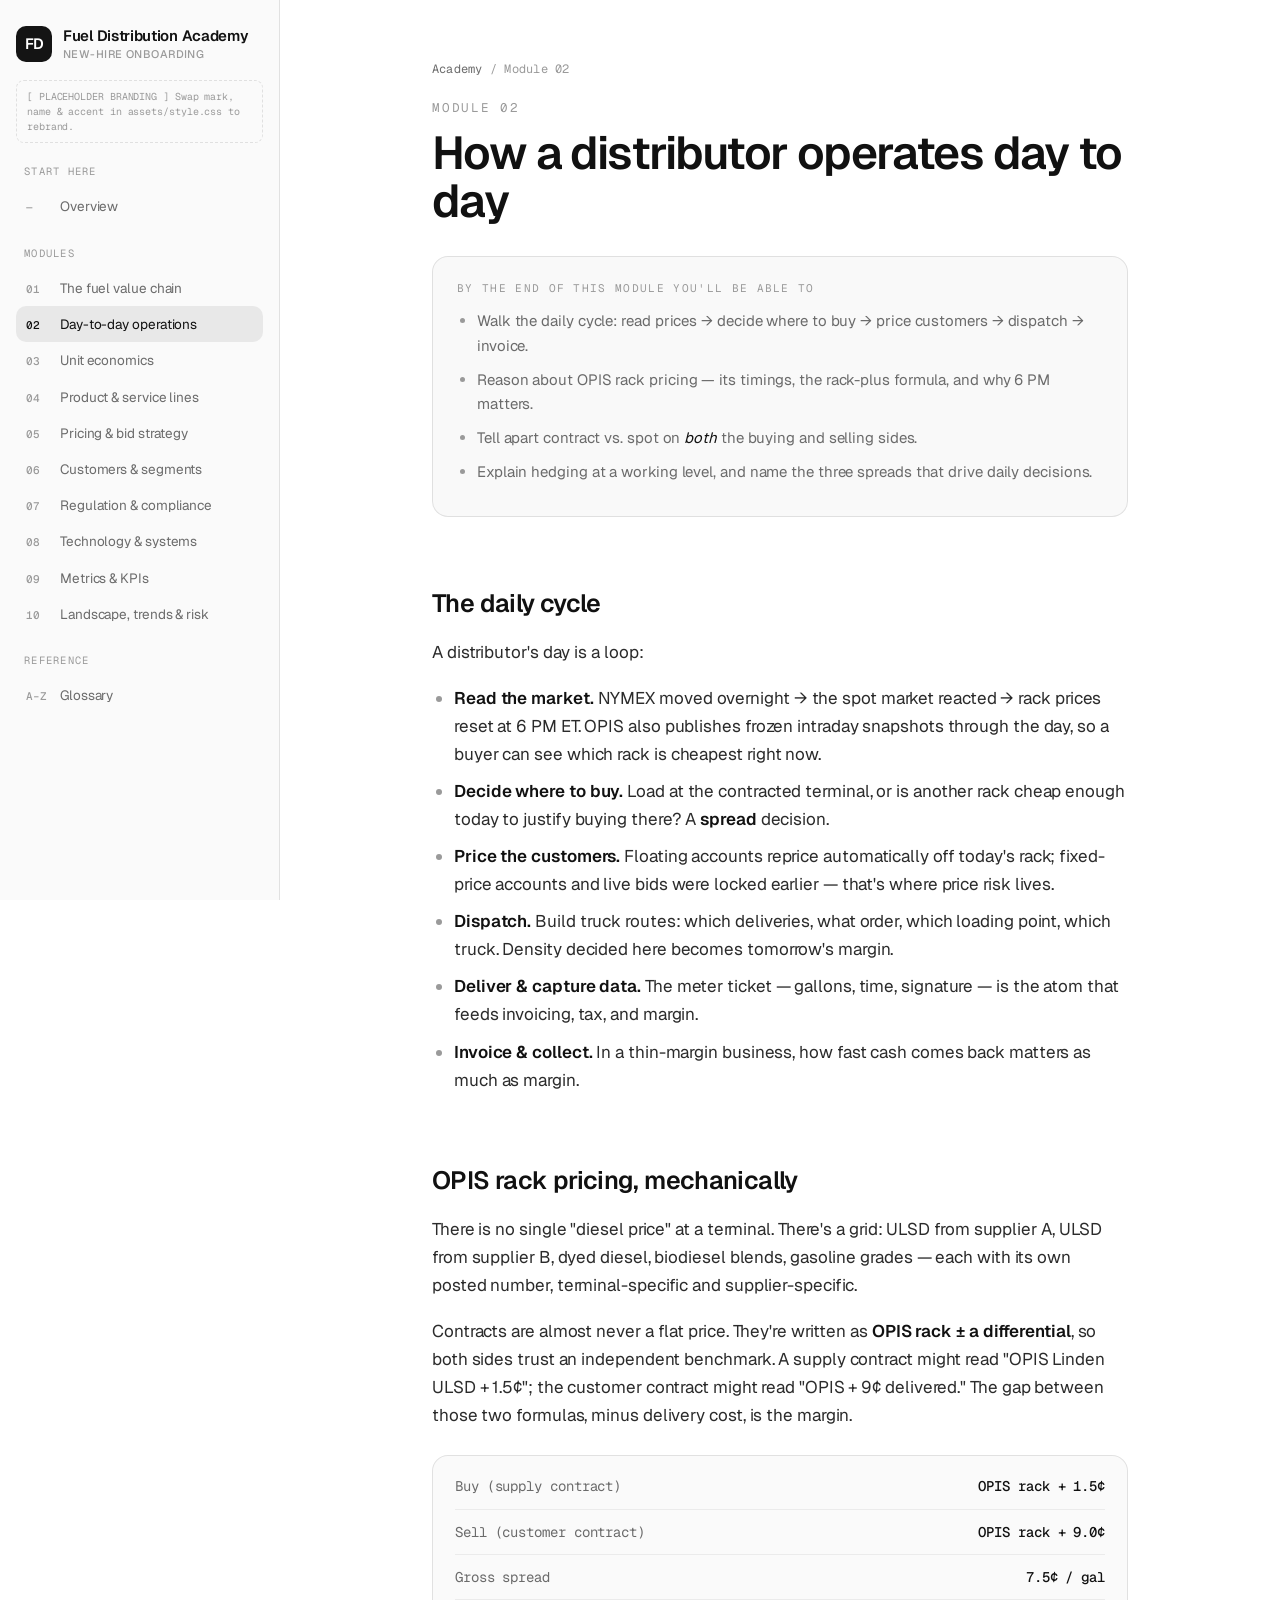
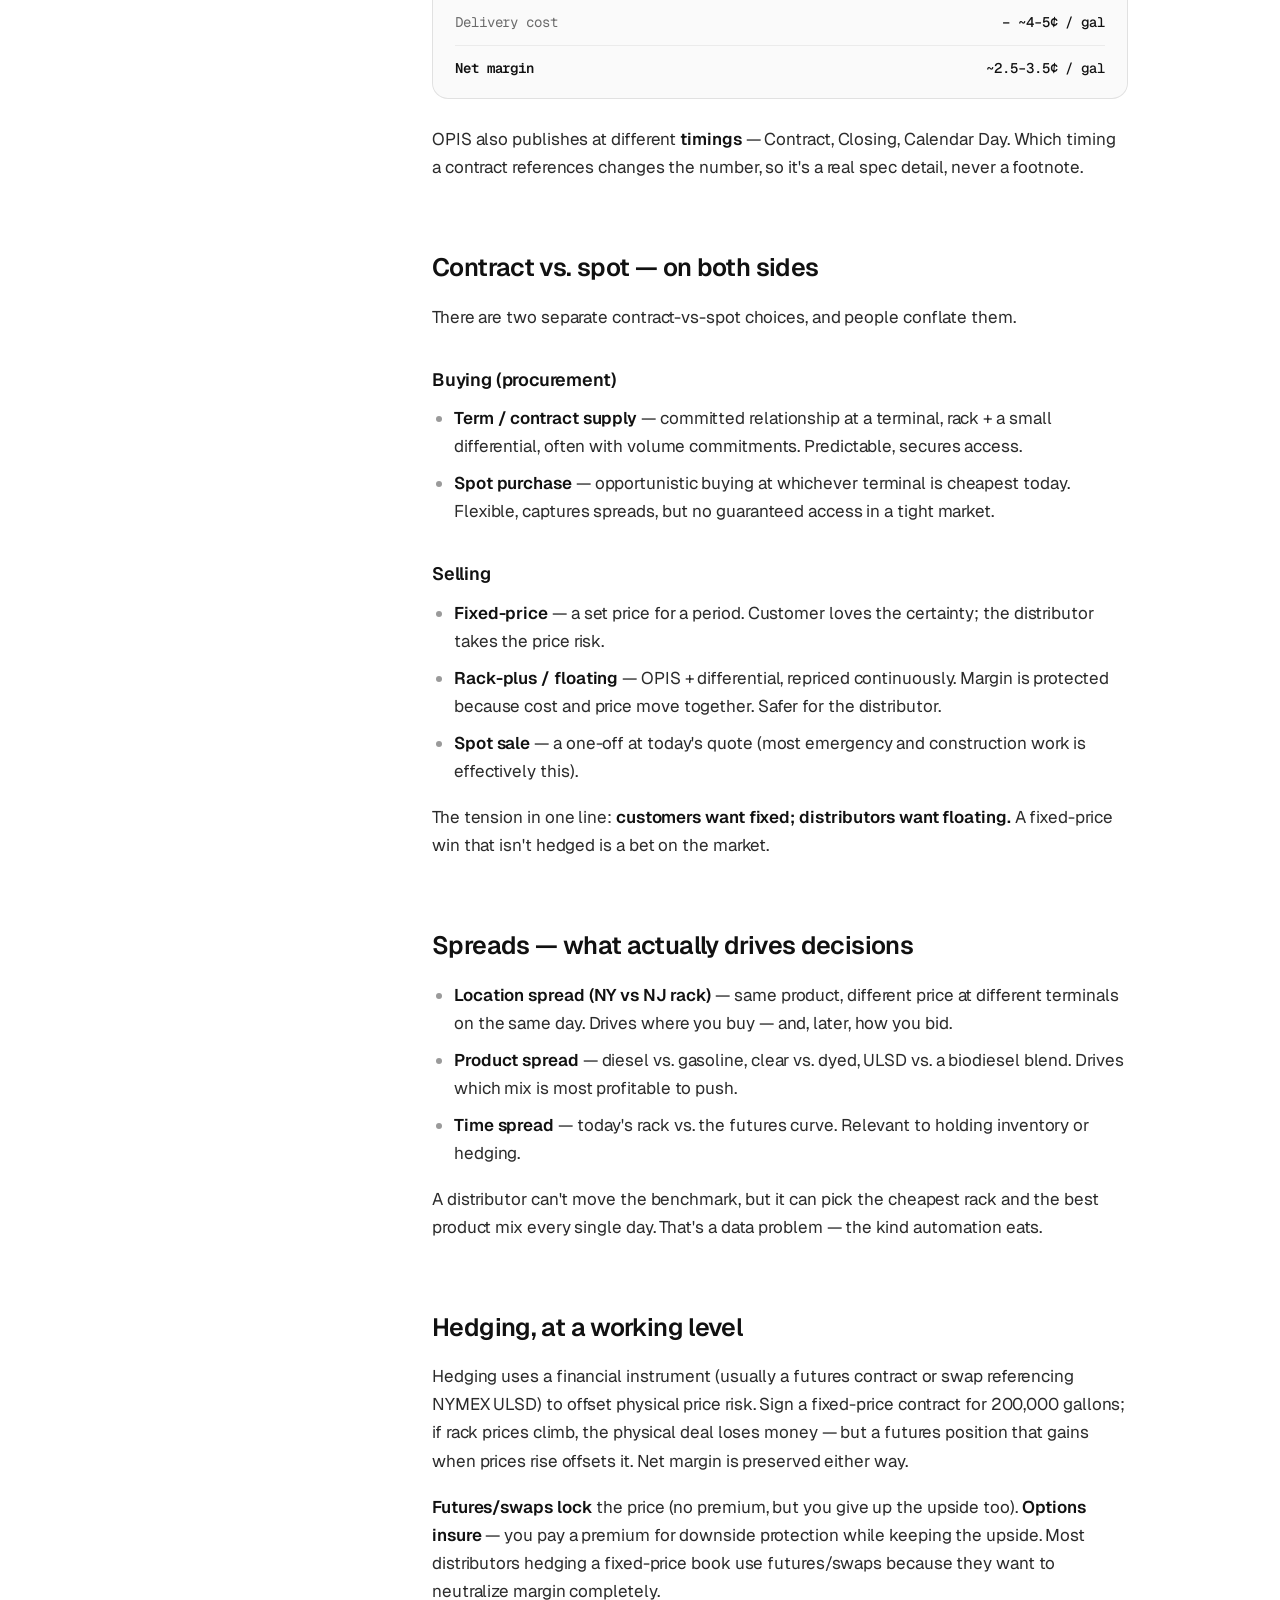
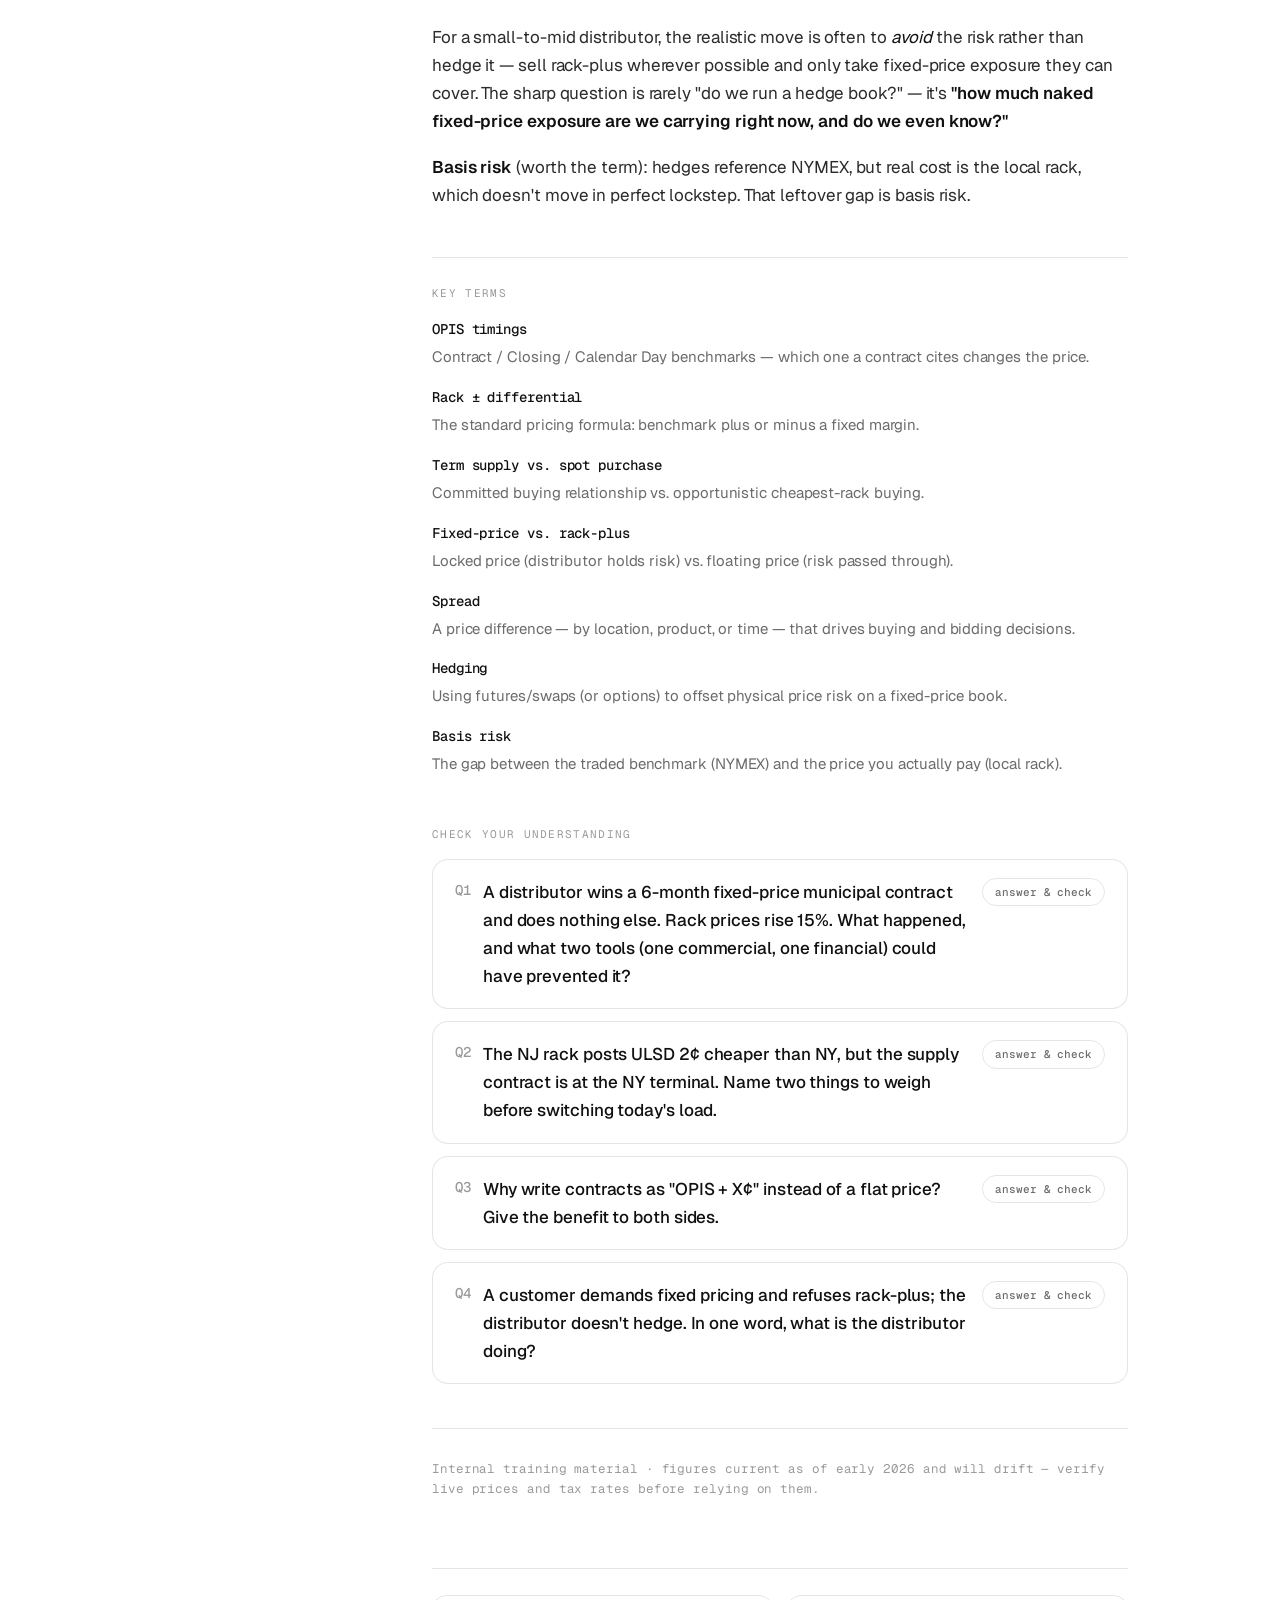
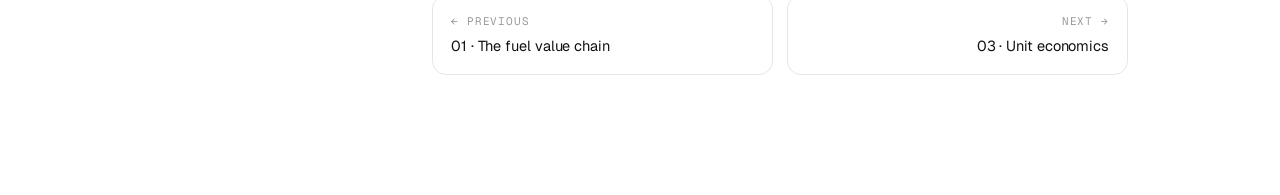
<file: module-2.html>
<!DOCTYPE html>
<html lang="en">
<head>
<meta charset="UTF-8">
<meta name="viewport" content="width=device-width, initial-scale=1.0">
<title>Module 02 · Day-to-day operations — Fuel Distribution Academy</title>
<link rel="preconnect" href="https://fonts.googleapis.com">
<link rel="preconnect" href="https://fonts.gstatic.com" crossorigin>
<link href="https://fonts.googleapis.com/css2?family=Inter:wght@400;500;600;680&family=IBM+Plex+Mono:wght@400;500;600&display=swap" rel="stylesheet">
<link rel="stylesheet" href="assets/style.css">
</head>
<body>
<div class="shell">
  <aside class="rail">
    <div class="brand">
      <div class="mark">FD</div>
      <div class="name">Fuel Distribution Academy<span>New-hire onboarding</span></div>
    </div>
    <div class="placeholder-note">[ PLACEHOLDER BRANDING ] Swap mark, name &amp; accent in assets/style.css to rebrand.</div>
    <nav class="nav">
      <div class="nav-label">Start here</div>
      <a href="index.html"><span class="num">—</span><span>Overview</span></a>
      <div class="nav-label">Modules</div>
      <a href="module-1.html"><span class="num">01</span><span>The fuel value chain</span></a>
      <a href="module-2.html"><span class="num">02</span><span>Day-to-day operations</span></a>
      <a href="module-3.html"><span class="num">03</span><span>Unit economics</span></a>
      <a href="module-4.html"><span class="num">04</span><span>Product &amp; service lines</span></a>
      <a href="module-5.html"><span class="num">05</span><span>Pricing &amp; bid strategy</span></a>
      <a href="module-6.html"><span class="num">06</span><span>Customers &amp; segments</span></a>
      <a href="module-7.html"><span class="num">07</span><span>Regulation &amp; compliance</span></a>
      <a href="module-8.html"><span class="num">08</span><span>Technology &amp; systems</span></a>
      <a href="module-9.html"><span class="num">09</span><span>Metrics &amp; KPIs</span></a>
      <a href="module-10.html"><span class="num">10</span><span>Landscape, trends &amp; risk</span></a>
      <div class="nav-label">Reference</div>
      <a href="glossary.html"><span class="num">A–Z</span><span>Glossary</span></a>
    </nav>
  </aside>
  <main class="main">
    <div class="wrap">
      <div class="crumb"><a href="index.html">Academy</a> / Module 02</div>
      <div class="module-num">Module 02</div>
      <h1>How a distributor operates day to day</h1>

      <div class="objectives">
        <div class="h">By the end of this module you'll be able to</div>
        <ul>
          <li>Walk the daily cycle: read prices → decide where to buy → price customers → dispatch → invoice.</li>
          <li>Reason about OPIS rack pricing — its timings, the rack-plus formula, and why 6 PM matters.</li>
          <li>Tell apart contract vs. spot on <em>both</em> the buying and selling sides.</li>
          <li>Explain hedging at a working level, and name the three spreads that drive daily decisions.</li>
        </ul>
      </div>

      <h2>The daily cycle</h2>
      <p>A distributor's day is a loop:</p>
      <ul>
        <li><strong>Read the market.</strong> NYMEX moved overnight → the spot market reacted → rack prices reset at 6 PM ET. OPIS also publishes frozen intraday snapshots through the day, so a buyer can see which rack is cheapest right now.</li>
        <li><strong>Decide where to buy.</strong> Load at the contracted terminal, or is another rack cheap enough today to justify buying there? A <strong>spread</strong> decision.</li>
        <li><strong>Price the customers.</strong> Floating accounts reprice automatically off today's rack; fixed-price accounts and live bids were locked earlier — that's where price risk lives.</li>
        <li><strong>Dispatch.</strong> Build truck routes: which deliveries, what order, which loading point, which truck. Density decided here becomes tomorrow's margin.</li>
        <li><strong>Deliver &amp; capture data.</strong> The meter ticket — gallons, time, signature — is the atom that feeds invoicing, tax, and margin.</li>
        <li><strong>Invoice &amp; collect.</strong> In a thin-margin business, how fast cash comes back matters as much as margin.</li>
      </ul>

      <h2>OPIS rack pricing, mechanically</h2>
      <p>There is no single "diesel price" at a terminal. There's a grid: ULSD from supplier A, ULSD from supplier B, dyed diesel, biodiesel blends, gasoline grades — each with its own posted number, terminal-specific and supplier-specific.</p>
      <p>Contracts are almost never a flat price. They're written as <strong>OPIS rack ± a differential</strong>, so both sides trust an independent benchmark. A supply contract might read "OPIS Linden ULSD + 1.5¢"; the customer contract might read "OPIS + 9¢ delivered." The gap between those two formulas, minus delivery cost, is the margin.</p>

      <div class="ticket">
        <div class="row"><span>Buy (supply contract)</span><b>OPIS rack + 1.5¢</b></div>
        <div class="row"><span>Sell (customer contract)</span><b>OPIS rack + 9.0¢</b></div>
        <div class="row"><span>Gross spread</span><b>7.5¢ / gal</b></div>
        <div class="row"><span>Delivery cost</span><b>− ~4–5¢ / gal</b></div>
        <div class="row tot"><span>Net margin</span><b>~2.5–3.5¢ / gal</b></div>
      </div>

      <p>OPIS also publishes at different <strong>timings</strong> — Contract, Closing, Calendar Day. Which timing a contract references changes the number, so it's a real spec detail, never a footnote.</p>

      <h2>Contract vs. spot — on both sides</h2>
      <p>There are two separate contract-vs-spot choices, and people conflate them.</p>
      <h3>Buying (procurement)</h3>
      <ul>
        <li><strong>Term / contract supply</strong> — committed relationship at a terminal, rack + a small differential, often with volume commitments. Predictable, secures access.</li>
        <li><strong>Spot purchase</strong> — opportunistic buying at whichever terminal is cheapest today. Flexible, captures spreads, but no guaranteed access in a tight market.</li>
      </ul>
      <h3>Selling</h3>
      <ul>
        <li><strong>Fixed-price</strong> — a set price for a period. Customer loves the certainty; the distributor takes the price risk.</li>
        <li><strong>Rack-plus / floating</strong> — OPIS + differential, repriced continuously. Margin is protected because cost and price move together. Safer for the distributor.</li>
        <li><strong>Spot sale</strong> — a one-off at today's quote (most emergency and construction work is effectively this).</li>
      </ul>
      <p>The tension in one line: <strong>customers want fixed; distributors want floating.</strong> A fixed-price win that isn't hedged is a bet on the market.</p>

      <h2>Spreads — what actually drives decisions</h2>
      <ul>
        <li><strong>Location spread (NY vs NJ rack)</strong> — same product, different price at different terminals on the same day. Drives where you buy — and, later, how you bid.</li>
        <li><strong>Product spread</strong> — diesel vs. gasoline, clear vs. dyed, ULSD vs. a biodiesel blend. Drives which mix is most profitable to push.</li>
        <li><strong>Time spread</strong> — today's rack vs. the futures curve. Relevant to holding inventory or hedging.</li>
      </ul>
      <p>A distributor can't move the benchmark, but it can pick the cheapest rack and the best product mix every single day. That's a data problem — the kind automation eats.</p>

      <h2>Hedging, at a working level</h2>
      <p>Hedging uses a financial instrument (usually a futures contract or swap referencing NYMEX ULSD) to offset physical price risk. Sign a fixed-price contract for 200,000 gallons; if rack prices climb, the physical deal loses money — but a futures position that gains when prices rise offsets it. Net margin is preserved either way.</p>
      <p><strong>Futures/swaps lock</strong> the price (no premium, but you give up the upside too). <strong>Options insure</strong> — you pay a premium for downside protection while keeping the upside. Most distributors hedging a fixed-price book use futures/swaps because they want to neutralize margin completely.</p>
      <p>For a small-to-mid distributor, the realistic move is often to <em>avoid</em> the risk rather than hedge it — sell rack-plus wherever possible and only take fixed-price exposure they can cover. The sharp question is rarely "do we run a hedge book?" — it's <strong>"how much naked fixed-price exposure are we carrying right now, and do we even know?"</strong></p>
      <p><strong>Basis risk</strong> (worth the term): hedges reference NYMEX, but real cost is the local rack, which doesn't move in perfect lockstep. That leftover gap is basis risk.</p>

      <div class="terms">
        <div class="h">Key terms</div>
        <dl>
          <dt>OPIS timings</dt><dd>Contract / Closing / Calendar Day benchmarks — which one a contract cites changes the price.</dd>
          <dt>Rack ± differential</dt><dd>The standard pricing formula: benchmark plus or minus a fixed margin.</dd>
          <dt>Term supply vs. spot purchase</dt><dd>Committed buying relationship vs. opportunistic cheapest-rack buying.</dd>
          <dt>Fixed-price vs. rack-plus</dt><dd>Locked price (distributor holds risk) vs. floating price (risk passed through).</dd>
          <dt>Spread</dt><dd>A price difference — by location, product, or time — that drives buying and bidding decisions.</dd>
          <dt>Hedging</dt><dd>Using futures/swaps (or options) to offset physical price risk on a fixed-price book.</dd>
          <dt>Basis risk</dt><dd>The gap between the traded benchmark (NYMEX) and the price you actually pay (local rack).</dd>
        </dl>
      </div>

      <div class="checks">
        <div class="h">Check your understanding</div>
        <details class="q">
          <summary><span class="qn">Q1</span><span>A distributor wins a 6-month fixed-price municipal contract and does nothing else. Rack prices rise 15%. What happened, and what two tools (one commercial, one financial) could have prevented it?</span><span class="reveal">show answer</span></summary>
          <div class="ans">The rise eats straight into margin — cost climbed while the sell price was locked. <strong>Commercial fix:</strong> sell rack-plus (floating) so price tracks cost. <strong>Financial fix:</strong> hedge with a futures/swap that gains as prices rise. (Options are the pricier "insurance" variant that keeps the upside.)</div>
        </details>        <details class="q">
          <summary><span class="qn">Q2</span><span>The NJ rack posts ULSD 2¢ cheaper than NY, but the supply contract is at the NY terminal. Name two things to weigh before switching today's load.</span><span class="reveal">show answer</span></summary>
          <div class="ans">(1) <strong>Incremental logistics cost</strong> — extra miles, time, wages, fuel: on ~8,000 gal, 2¢ ≈ $160 of saving, so does the detour beat it? (2) <strong>Access &amp; commitments</strong> — does the distributor even have a lifting agreement and the right product at the NJ rack, and would diverting volume breach a minimum-volume commitment on the term contract?</div>
        </details>        <details class="q">
          <summary><span class="qn">Q3</span><span>Why write contracts as "OPIS + X¢" instead of a flat price? Give the benefit to both sides.</span><span class="reveal">show answer</span></summary>
          <div class="ans"><strong>Seller:</strong> commodity risk passes through automatically — the margin (the +X¢) is preserved no matter what crude does, with no renegotiation. <strong>Buyer:</strong> trust and auditability — an independent third party sets the number, so price changes are verifiable and invoices reconcile. The <em>neutrality</em> of the benchmark is the load-bearing piece.</div>
        </details>        <details class="q">
          <summary><span class="qn">Q4</span><span>A customer demands fixed pricing and refuses rack-plus; the distributor doesn't hedge. In one word, what is the distributor doing?</span><span class="reveal">show answer</span></summary>
          <div class="ans"><strong>Speculating.</strong> An unhedged fixed-price book means the distributor has taken a directional bet on diesel — it's running a commodity trading position on the side, usually without a trader's systems or discipline.</div>
        </details>
      </div>
<div class="foot">Internal training material · figures current as of early 2026 and will drift — verify live prices and tax rates before relying on them.</div><nav class="pager"><a href="module-1.html"><div class="dir">← Previous</div><div class="ttl">01 · The fuel value chain</div></a><a class="next" href="module-3.html"><div class="dir">Next →</div><div class="ttl">03 · Unit economics</div></a></nav>
    </div>
  </main>
</div>
<script src="assets/app.js"></script>
</body>
</html>
</file>
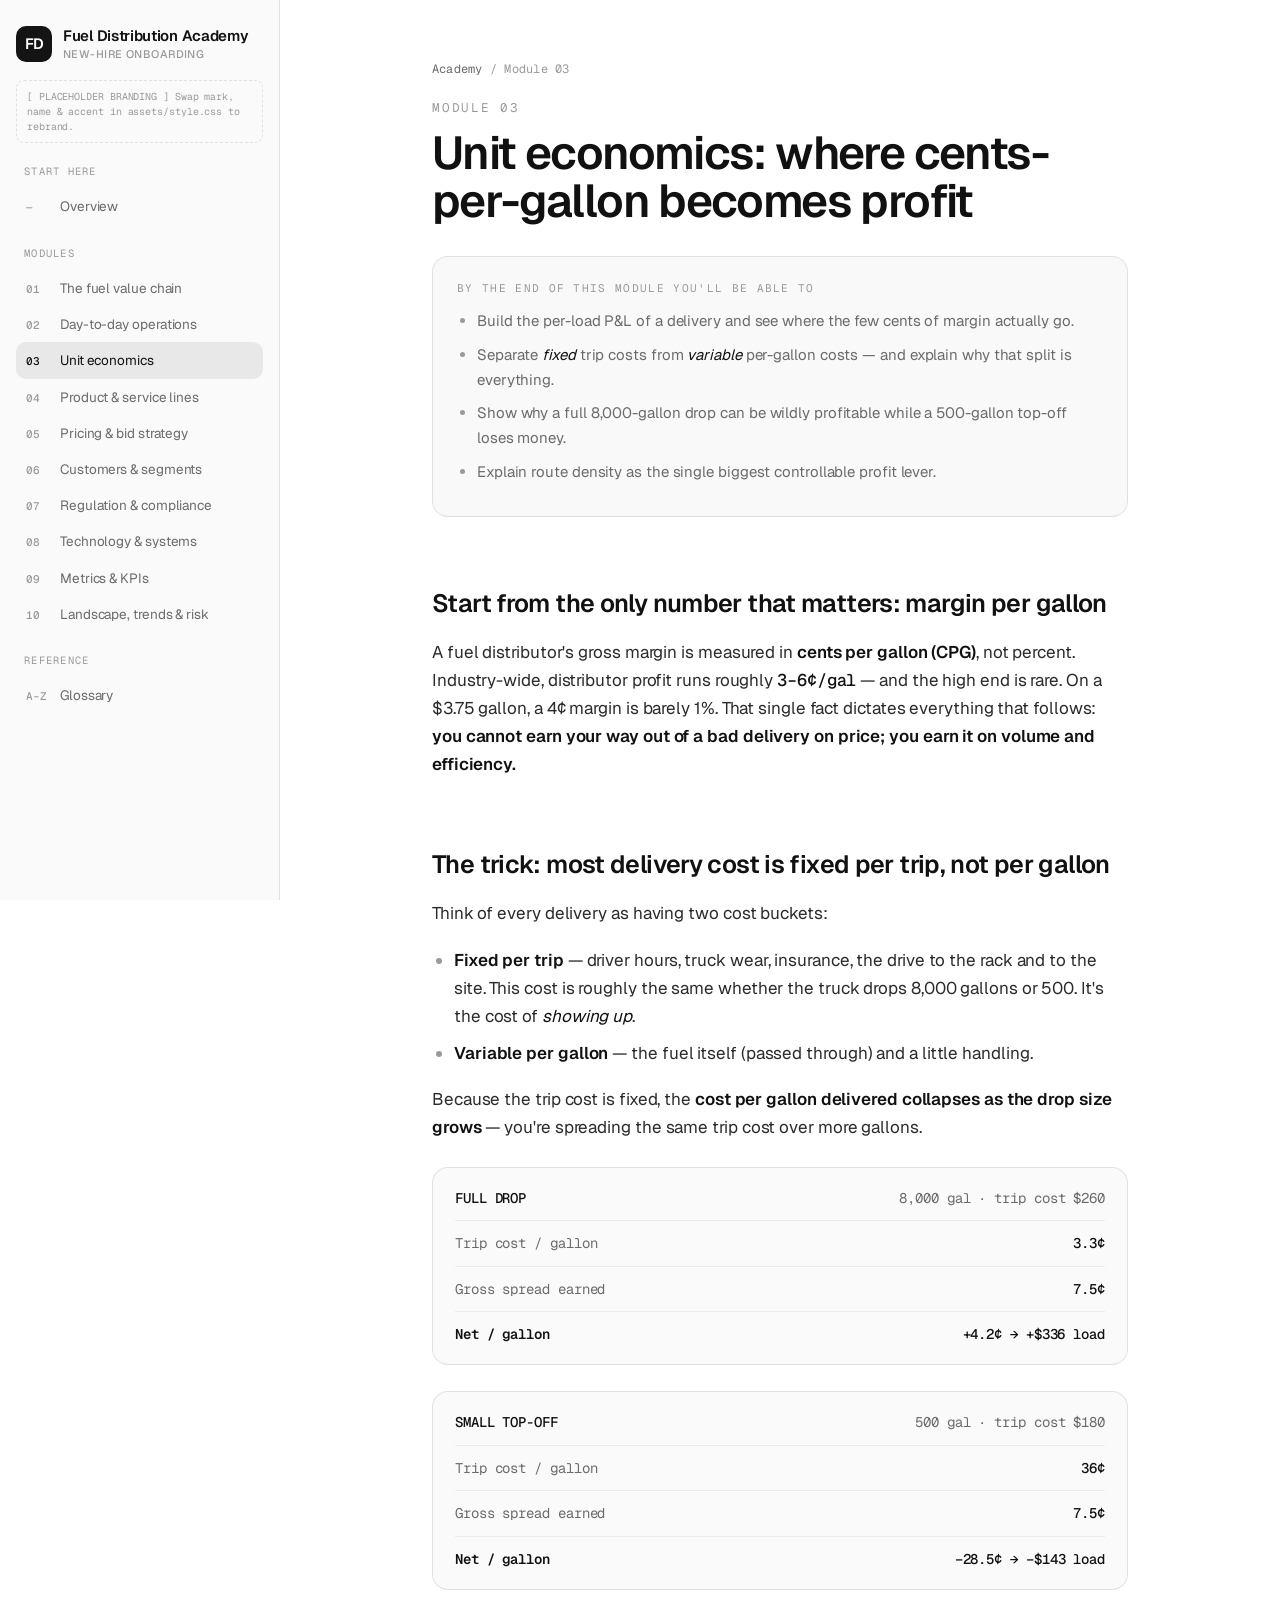
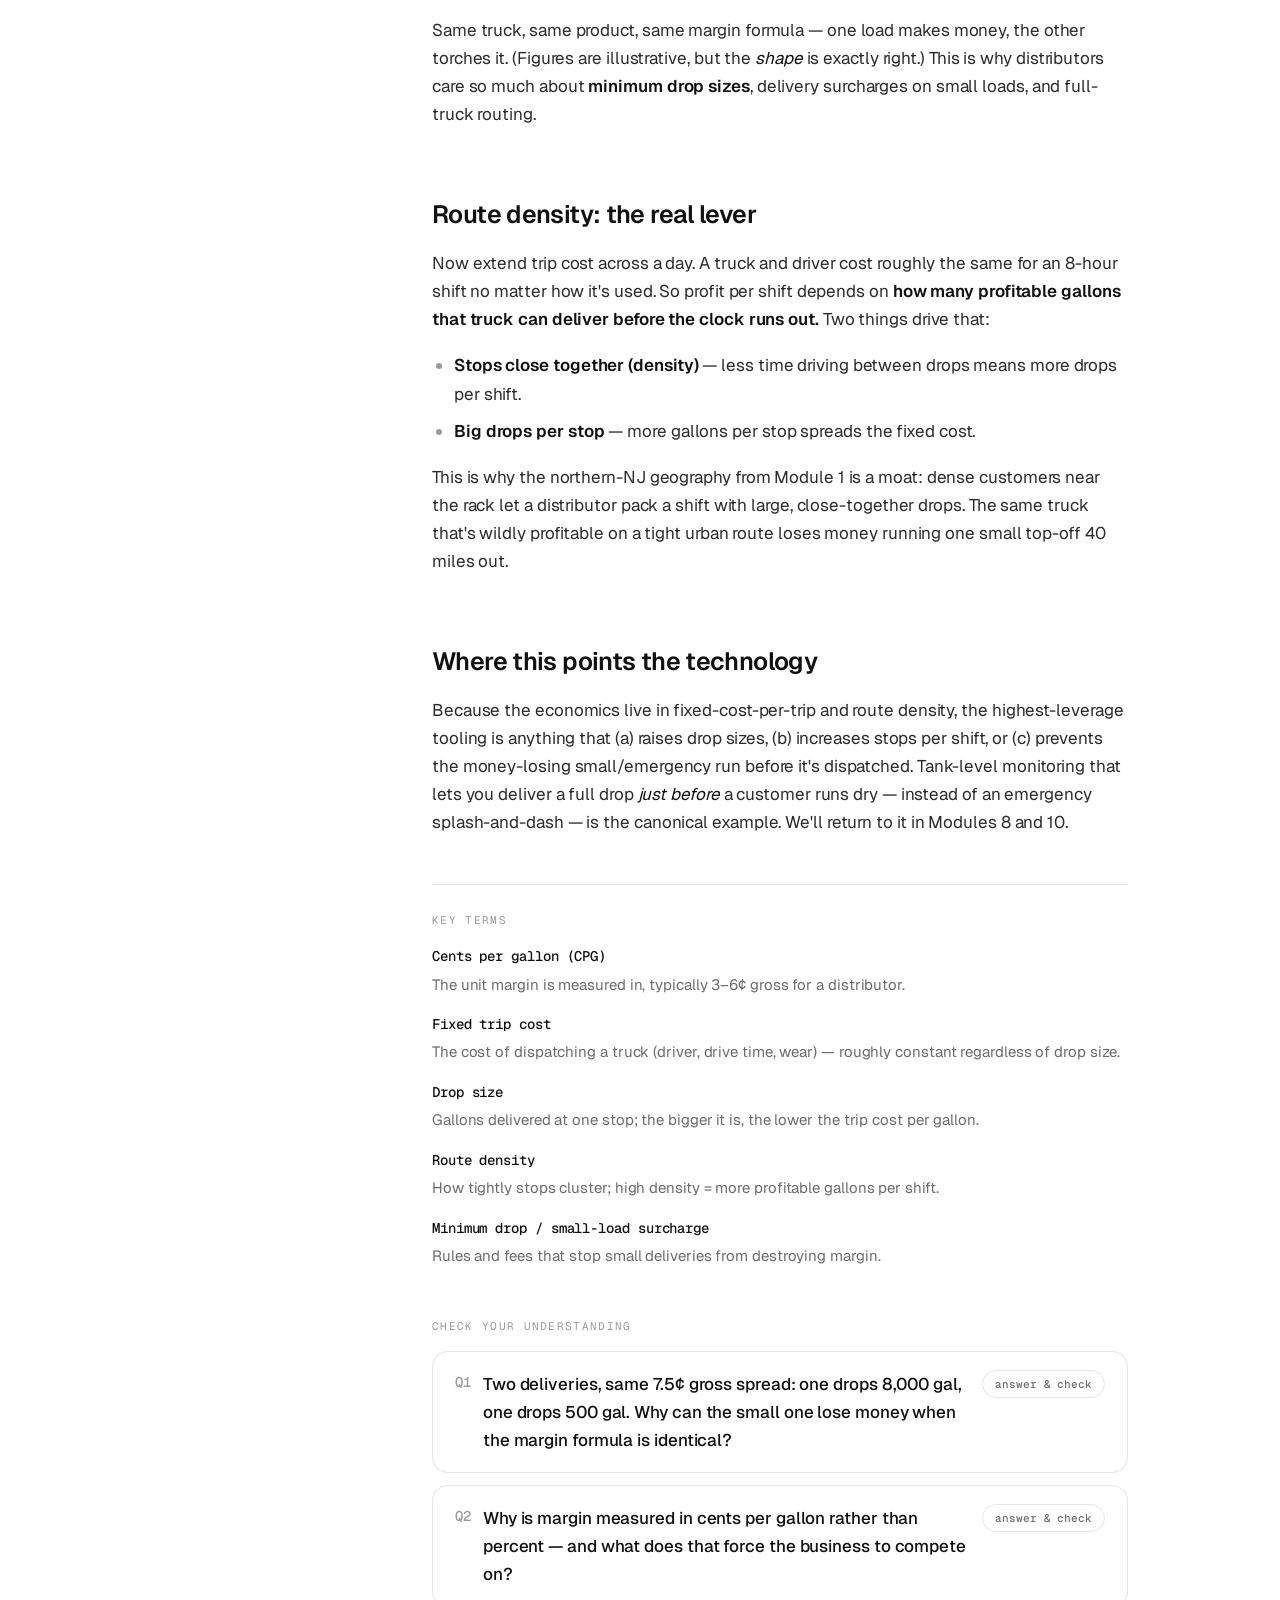
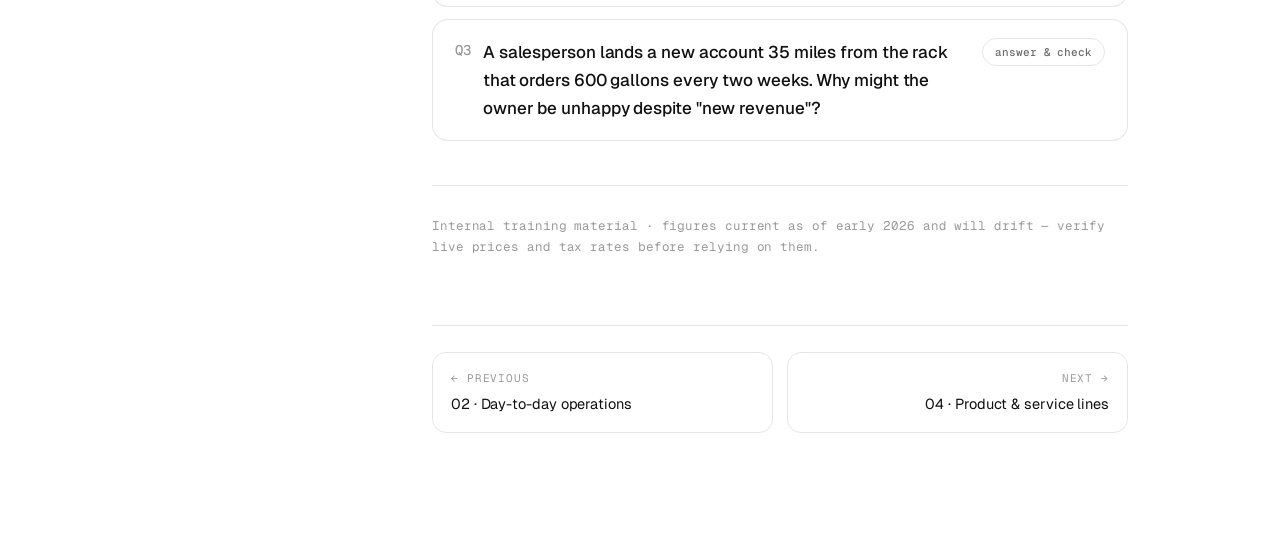
<file: module-3.html>
<!DOCTYPE html>
<html lang="en">
<head>
<meta charset="UTF-8">
<meta name="viewport" content="width=device-width, initial-scale=1.0">
<title>Module 03 · Unit economics — Fuel Distribution Academy</title>
<link rel="preconnect" href="https://fonts.googleapis.com">
<link rel="preconnect" href="https://fonts.gstatic.com" crossorigin>
<link href="https://fonts.googleapis.com/css2?family=Inter:wght@400;500;600;680&family=IBM+Plex+Mono:wght@400;500;600&display=swap" rel="stylesheet">
<link rel="stylesheet" href="assets/style.css">
</head>
<body>
<div class="shell">
  <aside class="rail">
    <div class="brand">
      <div class="mark">FD</div>
      <div class="name">Fuel Distribution Academy<span>New-hire onboarding</span></div>
    </div>
    <div class="placeholder-note">[ PLACEHOLDER BRANDING ] Swap mark, name &amp; accent in assets/style.css to rebrand.</div>
    <nav class="nav">
      <div class="nav-label">Start here</div>
      <a href="index.html"><span class="num">—</span><span>Overview</span></a>
      <div class="nav-label">Modules</div>
      <a href="module-1.html"><span class="num">01</span><span>The fuel value chain</span></a>
      <a href="module-2.html"><span class="num">02</span><span>Day-to-day operations</span></a>
      <a href="module-3.html"><span class="num">03</span><span>Unit economics</span></a>
      <a href="module-4.html"><span class="num">04</span><span>Product &amp; service lines</span></a>
      <a href="module-5.html"><span class="num">05</span><span>Pricing &amp; bid strategy</span></a>
      <a href="module-6.html"><span class="num">06</span><span>Customers &amp; segments</span></a>
      <a href="module-7.html"><span class="num">07</span><span>Regulation &amp; compliance</span></a>
      <a href="module-8.html"><span class="num">08</span><span>Technology &amp; systems</span></a>
      <a href="module-9.html"><span class="num">09</span><span>Metrics &amp; KPIs</span></a>
      <a href="module-10.html"><span class="num">10</span><span>Landscape, trends &amp; risk</span></a>
      <div class="nav-label">Reference</div>
      <a href="glossary.html"><span class="num">A–Z</span><span>Glossary</span></a>
    </nav>
  </aside>
  <main class="main">
    <div class="wrap">
      <div class="crumb"><a href="index.html">Academy</a> / Module 03</div>
      <div class="module-num">Module 03</div>
      <h1>Unit economics: where cents-per-gallon becomes profit</h1>

      <div class="objectives">
        <div class="h">By the end of this module you'll be able to</div>
        <ul>
          <li>Build the per-load P&amp;L of a delivery and see where the few cents of margin actually go.</li>
          <li>Separate <em>fixed</em> trip costs from <em>variable</em> per-gallon costs — and explain why that split is everything.</li>
          <li>Show why a full 8,000-gallon drop can be wildly profitable while a 500-gallon top-off loses money.</li>
          <li>Explain route density as the single biggest controllable profit lever.</li>
        </ul>
      </div>

      <h2>Start from the only number that matters: margin per gallon</h2>
      <p>A fuel distributor's gross margin is measured in <strong>cents per gallon (CPG)</strong>, not percent. Industry-wide, distributor profit runs roughly <span class="num">3–6¢/gal</span> — and the high end is rare. On a $3.75 gallon, a 4¢ margin is barely 1%. That single fact dictates everything that follows: <strong>you cannot earn your way out of a bad delivery on price; you earn it on volume and efficiency.</strong></p>

      <h2>The trick: most delivery cost is fixed per trip, not per gallon</h2>
      <p>Think of every delivery as having two cost buckets:</p>
      <ul>
        <li><strong>Fixed per trip</strong> — driver hours, truck wear, insurance, the drive to the rack and to the site. This cost is roughly the same whether the truck drops 8,000 gallons or 500. It's the cost of <em>showing up</em>.</li>
        <li><strong>Variable per gallon</strong> — the fuel itself (passed through) and a little handling.</li>
      </ul>
      <p>Because the trip cost is fixed, the <strong>cost per gallon delivered collapses as the drop size grows</strong> — you're spreading the same trip cost over more gallons.</p>

      <div class="ticket">
        <div class="row"><b>FULL DROP</b><span>8,000 gal · trip cost $260</span></div>
        <div class="row"><span>Trip cost / gallon</span><b>3.3¢</b></div>
        <div class="row"><span>Gross spread earned</span><b>7.5¢</b></div>
        <div class="row tot"><span>Net / gallon</span><b>+4.2¢ → +$336 load</b></div>
      </div>

      <div class="ticket">
        <div class="row"><b>SMALL TOP-OFF</b><span>500 gal · trip cost $180</span></div>
        <div class="row"><span>Trip cost / gallon</span><b>36¢</b></div>
        <div class="row"><span>Gross spread earned</span><b>7.5¢</b></div>
        <div class="row tot"><span>Net / gallon</span><b>−28.5¢ → −$143 load</b></div>
      </div>

      <p>Same truck, same product, same margin formula — one load makes money, the other torches it. (Figures are illustrative, but the <em>shape</em> is exactly right.) This is why distributors care so much about <strong>minimum drop sizes</strong>, delivery surcharges on small loads, and full-truck routing.</p>

      <h2>Route density: the real lever</h2>
      <p>Now extend trip cost across a day. A truck and driver cost roughly the same for an 8-hour shift no matter how it's used. So profit per shift depends on <strong>how many profitable gallons that truck can deliver before the clock runs out.</strong> Two things drive that:</p>
      <ul>
        <li><strong>Stops close together (density)</strong> — less time driving between drops means more drops per shift.</li>
        <li><strong>Big drops per stop</strong> — more gallons per stop spreads the fixed cost.</li>
      </ul>
      <p>This is why the northern-NJ geography from Module 1 is a moat: dense customers near the rack let a distributor pack a shift with large, close-together drops. The same truck that's wildly profitable on a tight urban route loses money running one small top-off 40 miles out.</p>

      <h2>Where this points the technology</h2>
      <p>Because the economics live in fixed-cost-per-trip and route density, the highest-leverage tooling is anything that (a) raises drop sizes, (b) increases stops per shift, or (c) prevents the money-losing small/emergency run before it's dispatched. Tank-level monitoring that lets you deliver a full drop <em>just before</em> a customer runs dry — instead of an emergency splash-and-dash — is the canonical example. We'll return to it in Modules 8 and 10.</p>

      <div class="terms">
        <div class="h">Key terms</div>
        <dl>
          <dt>Cents per gallon (CPG)</dt><dd>The unit margin is measured in, typically 3–6¢ gross for a distributor.</dd>
          <dt>Fixed trip cost</dt><dd>The cost of dispatching a truck (driver, drive time, wear) — roughly constant regardless of drop size.</dd>
          <dt>Drop size</dt><dd>Gallons delivered at one stop; the bigger it is, the lower the trip cost per gallon.</dd>
          <dt>Route density</dt><dd>How tightly stops cluster; high density = more profitable gallons per shift.</dd>
          <dt>Minimum drop / small-load surcharge</dt><dd>Rules and fees that stop small deliveries from destroying margin.</dd>
        </dl>
      </div>

      <div class="checks">
        <div class="h">Check your understanding</div>
        <details class="q">
          <summary><span class="qn">Q1</span><span>Two deliveries, same 7.5¢ gross spread: one drops 8,000 gal, one drops 500 gal. Why can the small one lose money when the margin formula is identical?</span><span class="reveal">show answer</span></summary>
          <div class="ans">Because the <strong>fixed trip cost</strong> (driver, drive time, truck) is roughly the same for both, but it's spread over 16× fewer gallons on the small drop. At 500 gal the trip cost per gallon dwarfs the 7.5¢ spread, so net margin goes negative. Margin formula is identical; <em>cost absorption</em> is not.</div>
        </details>        <details class="q">
          <summary><span class="qn">Q2</span><span>Why is margin measured in cents per gallon rather than percent — and what does that force the business to compete on?</span><span class="reveal">show answer</span></summary>
          <div class="ans">Because the product is a pass-through commodity: the distributor adds a small fixed markup, not a percentage of a price it controls. With ~1% effective margin, you can't win on price — you compete on <strong>volume and efficiency</strong> (route density, drop size, reliability), not on marking the gallon up.</div>
        </details>        <details class="q">
          <summary><span class="qn">Q3</span><span>A salesperson lands a new account 35 miles from the rack that orders 600 gallons every two weeks. Why might the owner be unhappy despite "new revenue"?</span><span class="reveal">show answer</span></summary>
          <div class="ans">It's a structurally unprofitable load: small drop + long haul = very high trip cost per gallon, almost certainly below break-even at a normal spread. New revenue isn't new profit. The fix is a minimum drop size, a small-load/delivery surcharge, or routing it only when a truck is already passing nearby.</div>
        </details>
      </div>
<div class="foot">Internal training material · figures current as of early 2026 and will drift — verify live prices and tax rates before relying on them.</div><nav class="pager"><a href="module-2.html"><div class="dir">← Previous</div><div class="ttl">02 · Day-to-day operations</div></a><a class="next" href="module-4.html"><div class="dir">Next →</div><div class="ttl">04 · Product &amp; service lines</div></a></nav>
    </div>
  </main>
</div>
<script src="assets/app.js"></script>
</body>
</html>
</file>
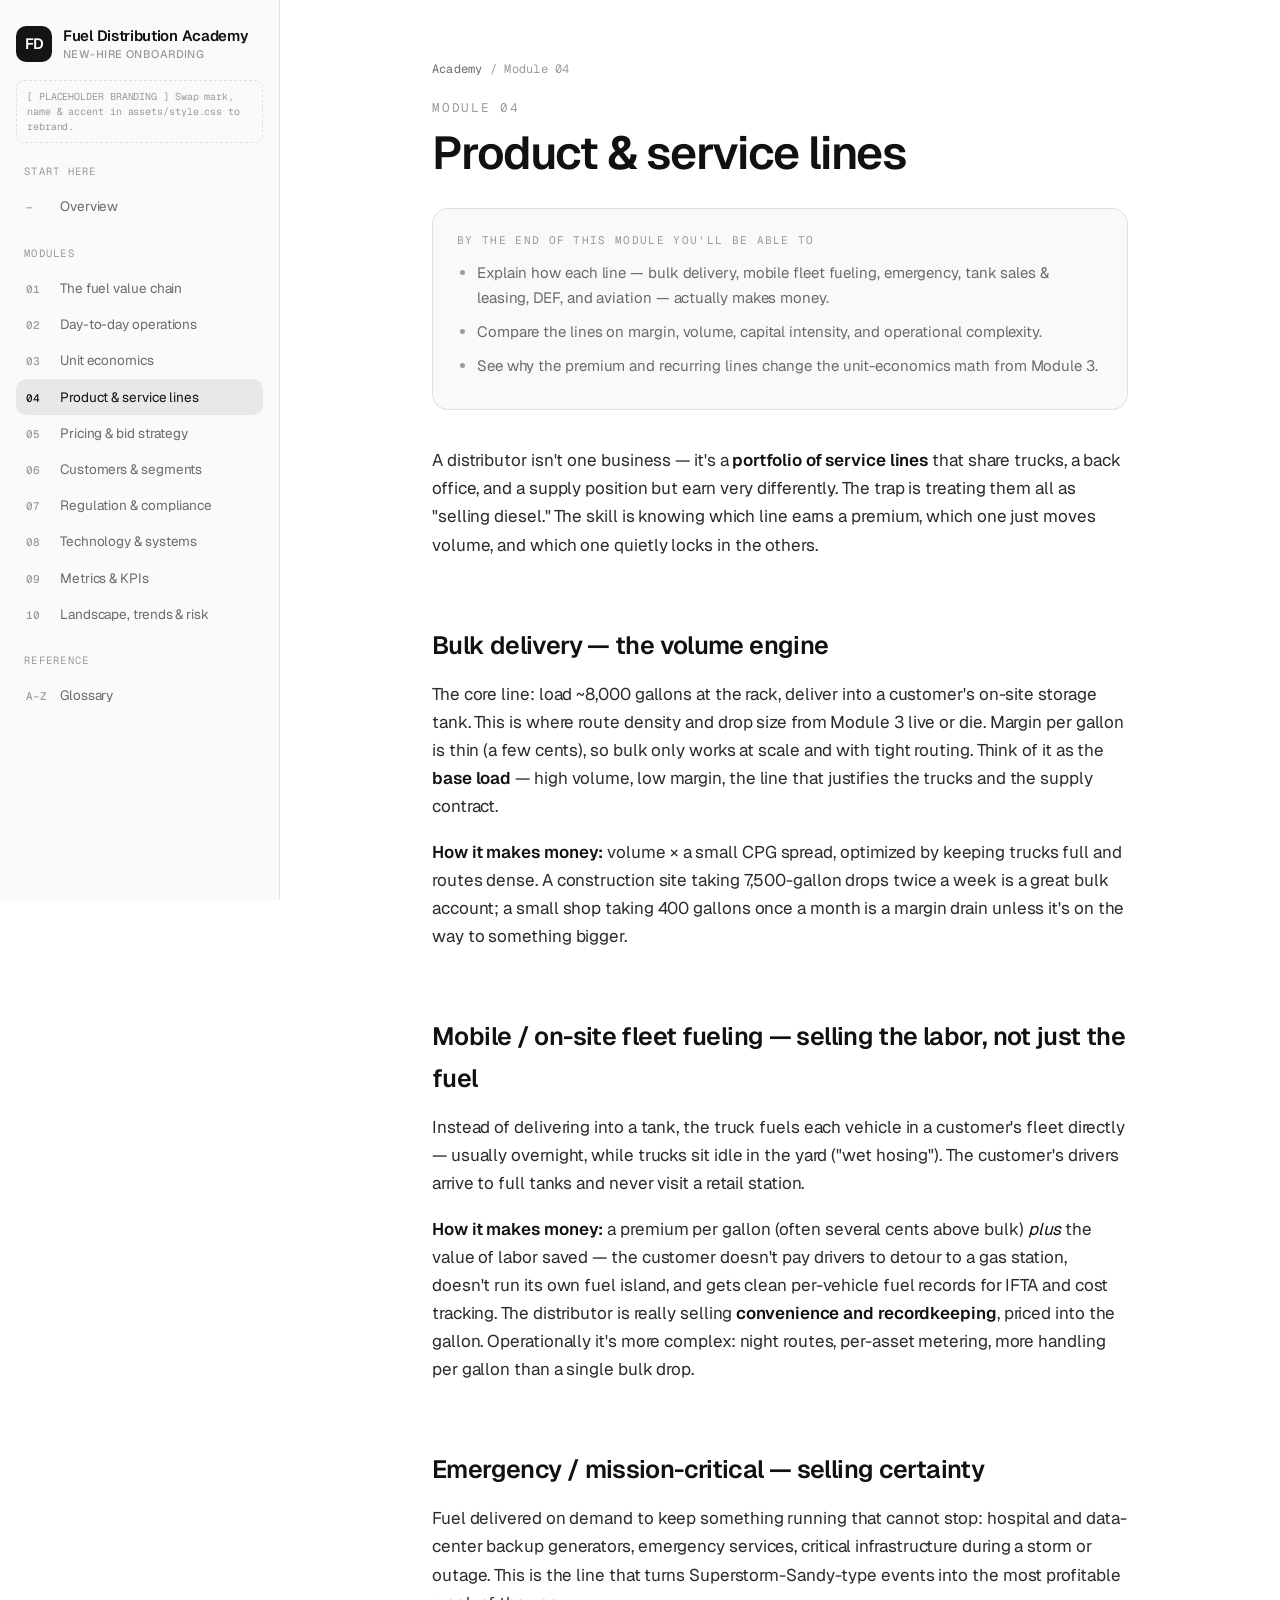
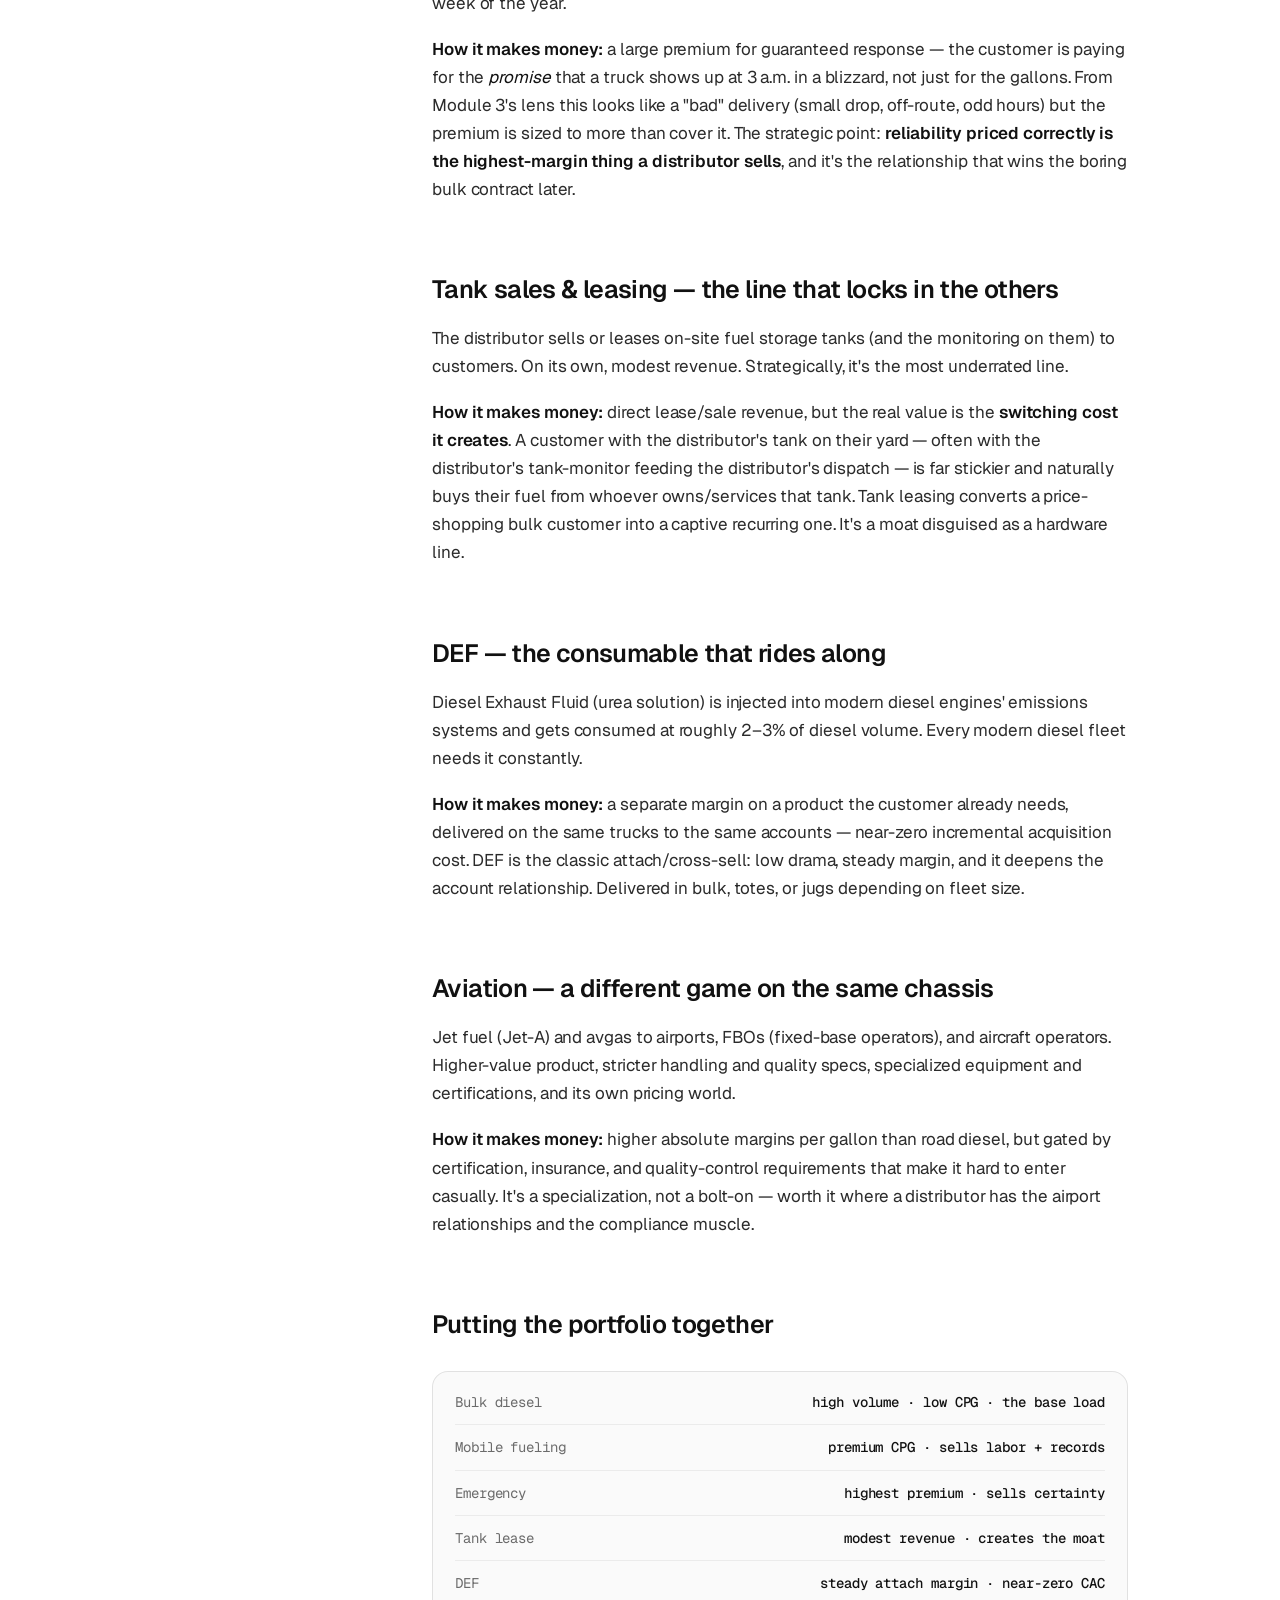
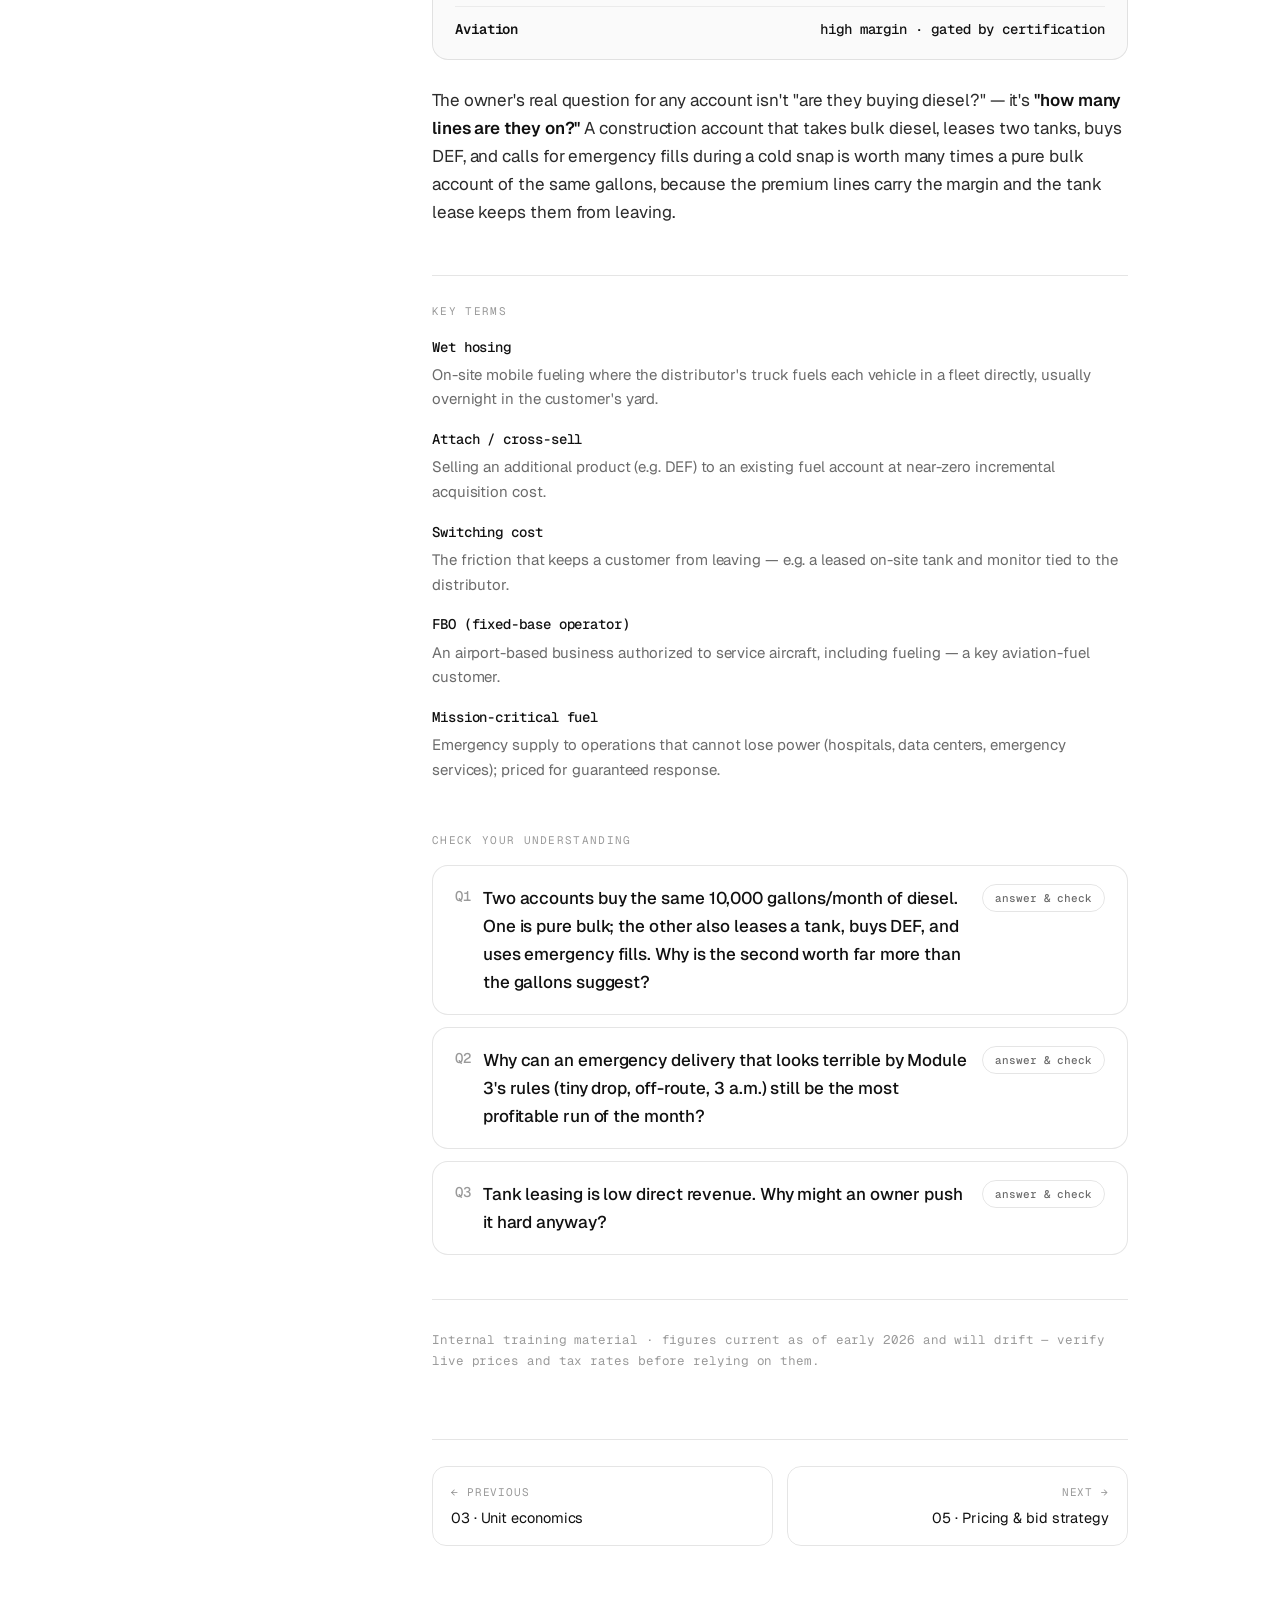
<file: module-4.html>
<!DOCTYPE html>
<html lang="en">
<head>
<meta charset="UTF-8">
<meta name="viewport" content="width=device-width, initial-scale=1.0">
<title>Module 04 · Product &amp; service lines — Fuel Distribution Academy</title>
<link rel="preconnect" href="https://fonts.googleapis.com">
<link rel="preconnect" href="https://fonts.gstatic.com" crossorigin>
<link href="https://fonts.googleapis.com/css2?family=Inter:wght@400;500;600;680&family=IBM+Plex+Mono:wght@400;500;600&display=swap" rel="stylesheet">
<link rel="stylesheet" href="assets/style.css">
</head>
<body>
<div class="shell">
  <aside class="rail">
    <div class="brand">
      <div class="mark">FD</div>
      <div class="name">Fuel Distribution Academy<span>New-hire onboarding</span></div>
    </div>
    <div class="placeholder-note">[ PLACEHOLDER BRANDING ] Swap mark, name &amp; accent in assets/style.css to rebrand.</div>
    <nav class="nav">
      <div class="nav-label">Start here</div>
      <a href="index.html"><span class="num">—</span><span>Overview</span></a>
      <div class="nav-label">Modules</div>
      <a href="module-1.html"><span class="num">01</span><span>The fuel value chain</span></a>
      <a href="module-2.html"><span class="num">02</span><span>Day-to-day operations</span></a>
      <a href="module-3.html"><span class="num">03</span><span>Unit economics</span></a>
      <a href="module-4.html"><span class="num">04</span><span>Product &amp; service lines</span></a>
      <a href="module-5.html"><span class="num">05</span><span>Pricing &amp; bid strategy</span></a>
      <a href="module-6.html"><span class="num">06</span><span>Customers &amp; segments</span></a>
      <a href="module-7.html"><span class="num">07</span><span>Regulation &amp; compliance</span></a>
      <a href="module-8.html"><span class="num">08</span><span>Technology &amp; systems</span></a>
      <a href="module-9.html"><span class="num">09</span><span>Metrics &amp; KPIs</span></a>
      <a href="module-10.html"><span class="num">10</span><span>Landscape, trends &amp; risk</span></a>
      <div class="nav-label">Reference</div>
      <a href="glossary.html"><span class="num">A–Z</span><span>Glossary</span></a>
    </nav>
  </aside>
  <main class="main">
    <div class="wrap">
      <div class="crumb"><a href="index.html">Academy</a> / Module 04</div>
      <div class="module-num">Module 04</div>
      <h1>Product &amp; service lines</h1>

      <div class="objectives">
        <div class="h">By the end of this module you'll be able to</div>
        <ul>
          <li>Explain how each line — bulk delivery, mobile fleet fueling, emergency, tank sales &amp; leasing, DEF, and aviation — actually makes money.</li>
          <li>Compare the lines on margin, volume, capital intensity, and operational complexity.</li>
          <li>See why the premium and recurring lines change the unit-economics math from Module 3.</li>
        </ul>
      </div>

      <p>A distributor isn't one business — it's a <strong>portfolio of service lines</strong> that share trucks, a back office, and a supply position but earn very differently. The trap is treating them all as "selling diesel." The skill is knowing which line earns a premium, which one just moves volume, and which one quietly locks in the others.</p>

      <h2>Bulk delivery — the volume engine</h2>
      <p>The core line: load ~8,000 gallons at the rack, deliver into a customer's on-site storage tank. This is where route density and drop size from Module 3 live or die. Margin per gallon is thin (a few cents), so bulk only works at scale and with tight routing. Think of it as the <strong>base load</strong> — high volume, low margin, the line that justifies the trucks and the supply contract.</p>
      <p><strong>How it makes money:</strong> volume × a small CPG spread, optimized by keeping trucks full and routes dense. A construction site taking 7,500-gallon drops twice a week is a great bulk account; a small shop taking 400 gallons once a month is a margin drain unless it's on the way to something bigger.</p>

      <h2>Mobile / on-site fleet fueling — selling the labor, not just the fuel</h2>
      <p>Instead of delivering into a tank, the truck fuels each vehicle in a customer's fleet directly — usually overnight, while trucks sit idle in the yard ("wet hosing"). The customer's drivers arrive to full tanks and never visit a retail station.</p>
      <p><strong>How it makes money:</strong> a premium per gallon (often several cents above bulk) <em>plus</em> the value of labor saved — the customer doesn't pay drivers to detour to a gas station, doesn't run its own fuel island, and gets clean per-vehicle fuel records for IFTA and cost tracking. The distributor is really selling <strong>convenience and recordkeeping</strong>, priced into the gallon. Operationally it's more complex: night routes, per-asset metering, more handling per gallon than a single bulk drop.</p>

      <h2>Emergency / mission-critical — selling certainty</h2>
      <p>Fuel delivered on demand to keep something running that cannot stop: hospital and data-center backup generators, emergency services, critical infrastructure during a storm or outage. This is the line that turns Superstorm-Sandy-type events into the most profitable week of the year.</p>
      <p><strong>How it makes money:</strong> a large premium for guaranteed response — the customer is paying for the <em>promise</em> that a truck shows up at 3 a.m. in a blizzard, not just for the gallons. From Module 3's lens this looks like a "bad" delivery (small drop, off-route, odd hours) but the premium is sized to more than cover it. The strategic point: <strong>reliability priced correctly is the highest-margin thing a distributor sells</strong>, and it's the relationship that wins the boring bulk contract later.</p>

      <h2>Tank sales &amp; leasing — the line that locks in the others</h2>
      <p>The distributor sells or leases on-site fuel storage tanks (and the monitoring on them) to customers. On its own, modest revenue. Strategically, it's the most underrated line.</p>
      <p><strong>How it makes money:</strong> direct lease/sale revenue, but the real value is the <strong>switching cost it creates</strong>. A customer with the distributor's tank on their yard — often with the distributor's tank-monitor feeding the distributor's dispatch — is far stickier and naturally buys their fuel from whoever owns/services that tank. Tank leasing converts a price-shopping bulk customer into a captive recurring one. It's a moat disguised as a hardware line.</p>

      <h2>DEF — the consumable that rides along</h2>
      <p>Diesel Exhaust Fluid (urea solution) is injected into modern diesel engines' emissions systems and gets consumed at roughly 2–3% of diesel volume. Every modern diesel fleet needs it constantly.</p>
      <p><strong>How it makes money:</strong> a separate margin on a product the customer already needs, delivered on the same trucks to the same accounts — near-zero incremental acquisition cost. DEF is the classic attach/cross-sell: low drama, steady margin, and it deepens the account relationship. Delivered in bulk, totes, or jugs depending on fleet size.</p>

      <h2>Aviation — a different game on the same chassis</h2>
      <p>Jet fuel (Jet-A) and avgas to airports, FBOs (fixed-base operators), and aircraft operators. Higher-value product, stricter handling and quality specs, specialized equipment and certifications, and its own pricing world.</p>
      <p><strong>How it makes money:</strong> higher absolute margins per gallon than road diesel, but gated by certification, insurance, and quality-control requirements that make it hard to enter casually. It's a specialization, not a bolt-on — worth it where a distributor has the airport relationships and the compliance muscle.</p>

      <h2>Putting the portfolio together</h2>
      <div class="ticket">
        <div class="row"><span>Bulk diesel</span><b>high volume · low CPG · the base load</b></div>
        <div class="row"><span>Mobile fueling</span><b>premium CPG · sells labor + records</b></div>
        <div class="row"><span>Emergency</span><b>highest premium · sells certainty</b></div>
        <div class="row"><span>Tank lease</span><b>modest revenue · creates the moat</b></div>
        <div class="row"><span>DEF</span><b>steady attach margin · near-zero CAC</b></div>
        <div class="row tot"><span>Aviation</span><b>high margin · gated by certification</b></div>
      </div>
      <p>The owner's real question for any account isn't "are they buying diesel?" — it's <strong>"how many lines are they on?"</strong> A construction account that takes bulk diesel, leases two tanks, buys DEF, and calls for emergency fills during a cold snap is worth many times a pure bulk account of the same gallons, because the premium lines carry the margin and the tank lease keeps them from leaving.</p>

      <div class="terms">
        <div class="h">Key terms</div>
        <dl>
          <dt>Wet hosing</dt><dd>On-site mobile fueling where the distributor's truck fuels each vehicle in a fleet directly, usually overnight in the customer's yard.</dd>
          <dt>Attach / cross-sell</dt><dd>Selling an additional product (e.g. DEF) to an existing fuel account at near-zero incremental acquisition cost.</dd>
          <dt>Switching cost</dt><dd>The friction that keeps a customer from leaving — e.g. a leased on-site tank and monitor tied to the distributor.</dd>
          <dt>FBO (fixed-base operator)</dt><dd>An airport-based business authorized to service aircraft, including fueling — a key aviation-fuel customer.</dd>
          <dt>Mission-critical fuel</dt><dd>Emergency supply to operations that cannot lose power (hospitals, data centers, emergency services); priced for guaranteed response.</dd>
        </dl>
      </div>

      <div class="checks">
        <div class="h">Check your understanding</div>
        <details class="q">
          <summary><span class="qn">Q1</span><span>Two accounts buy the same 10,000 gallons/month of diesel. One is pure bulk; the other also leases a tank, buys DEF, and uses emergency fills. Why is the second worth far more than the gallons suggest?</span><span class="reveal">show answer</span></summary>
          <div class="ans">Because the premium and recurring lines carry the margin, not the bulk gallons. Emergency and DEF earn well above bulk CPG, and the leased tank creates a <strong>switching cost</strong> that makes the whole relationship sticky. Same gallons, completely different profit and retention profile — you're measuring the account by line count and margin mix, not volume.</div>
        </details>
        <details class="q">
          <summary><span class="qn">Q2</span><span>Why can an emergency delivery that looks terrible by Module 3's rules (tiny drop, off-route, 3 a.m.) still be the most profitable run of the month?</span><span class="reveal">show answer</span></summary>
          <div class="ans">Because the customer is paying a large premium for <strong>guaranteed response</strong>, not for the gallons. The price is sized to cover the ugly logistics and then some — they're buying certainty. It's the inverse of the small-top-off problem: a small off-route drop is a loser at bulk pricing but a winner at emergency pricing.</div>
        </details>
        <details class="q">
          <summary><span class="qn">Q3</span><span>Tank leasing is low direct revenue. Why might an owner push it hard anyway?</span><span class="reveal">show answer</span></summary>
          <div class="ans">Because it's a <strong>moat</strong>. A customer with the distributor's tank and monitor on their yard naturally buys fuel from whoever owns and services that tank, and faces friction to switch. Leasing quietly converts price-shopping bulk customers into captive recurring ones — the strategic value dwarfs the lease revenue.</div>
        </details>
      </div>
<div class="foot">Internal training material · figures current as of early 2026 and will drift — verify live prices and tax rates before relying on them.</div><nav class="pager"><a href="module-3.html"><div class="dir">← Previous</div><div class="ttl">03 · Unit economics</div></a><a class="next" href="module-5.html"><div class="dir">Next →</div><div class="ttl">05 · Pricing &amp; bid strategy</div></a></nav>
    </div>
  </main>
</div>
<script src="assets/app.js"></script>
</body>
</html>
</file>
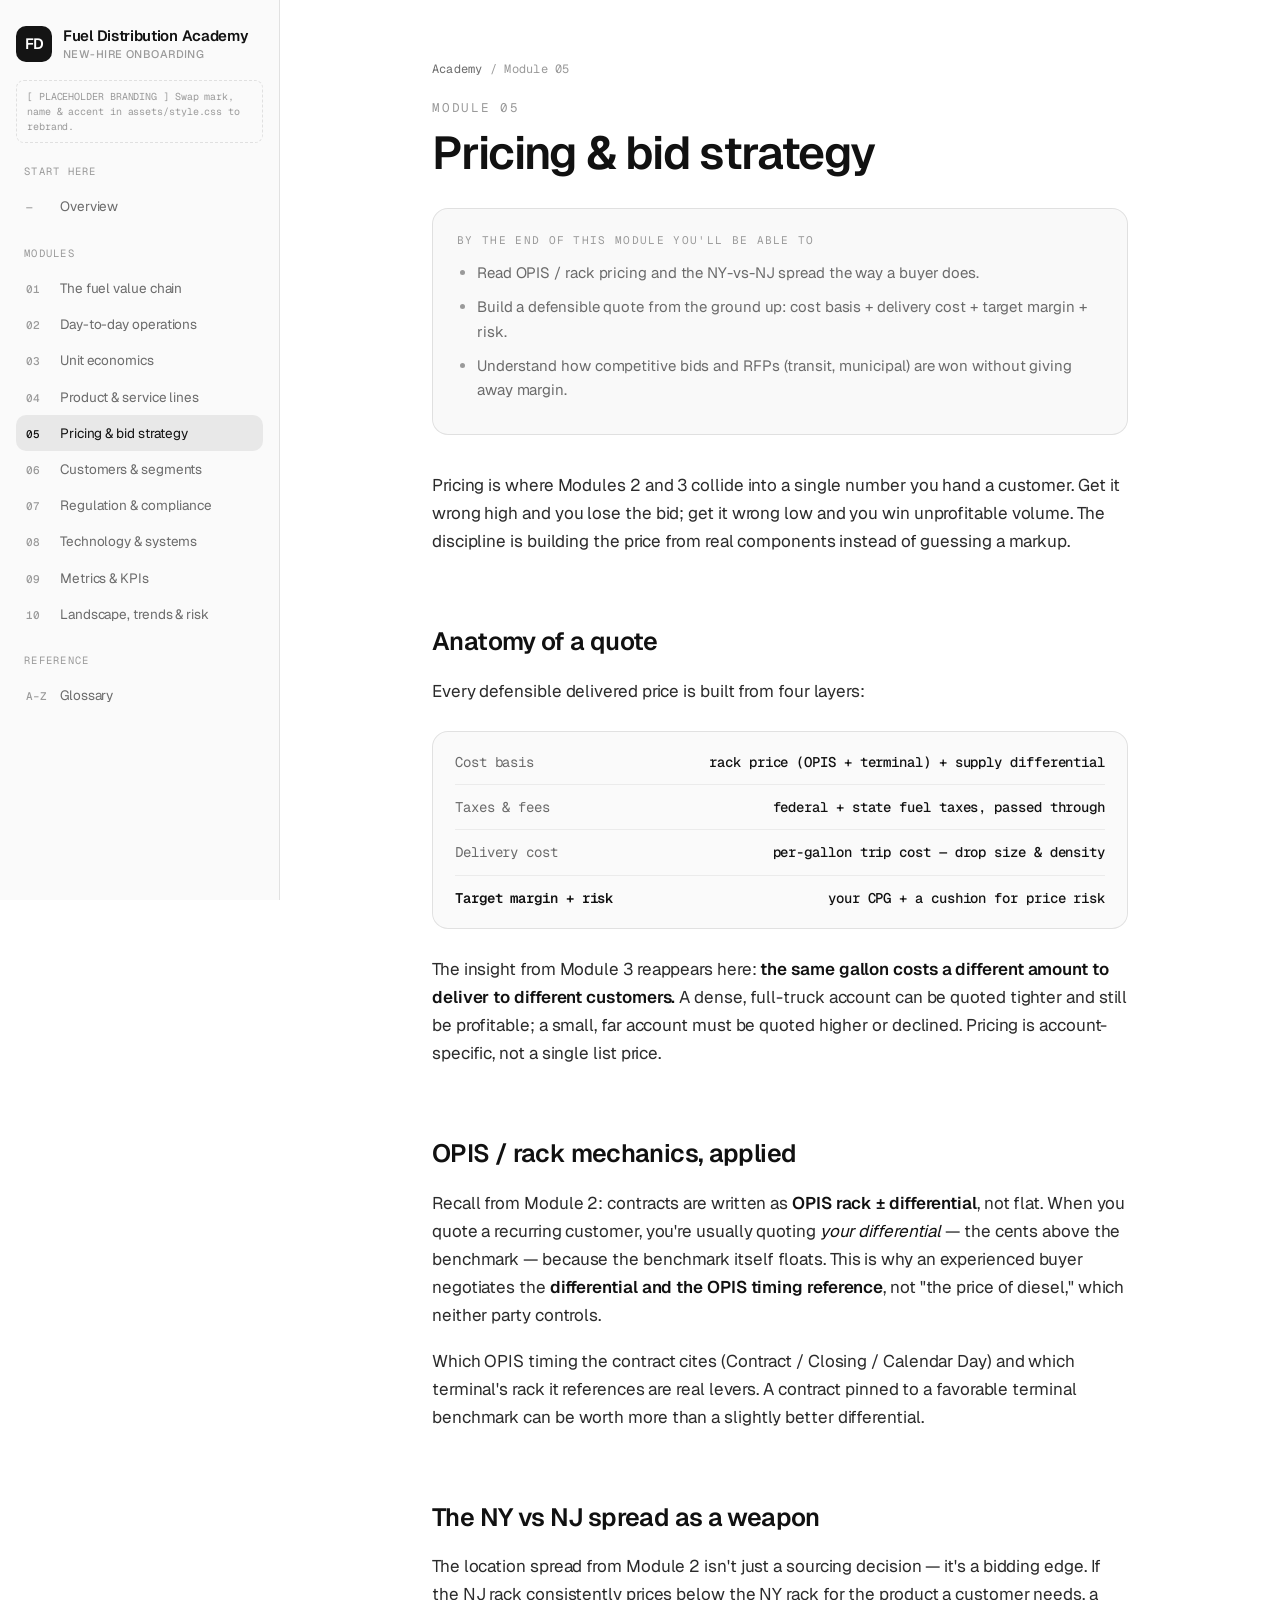
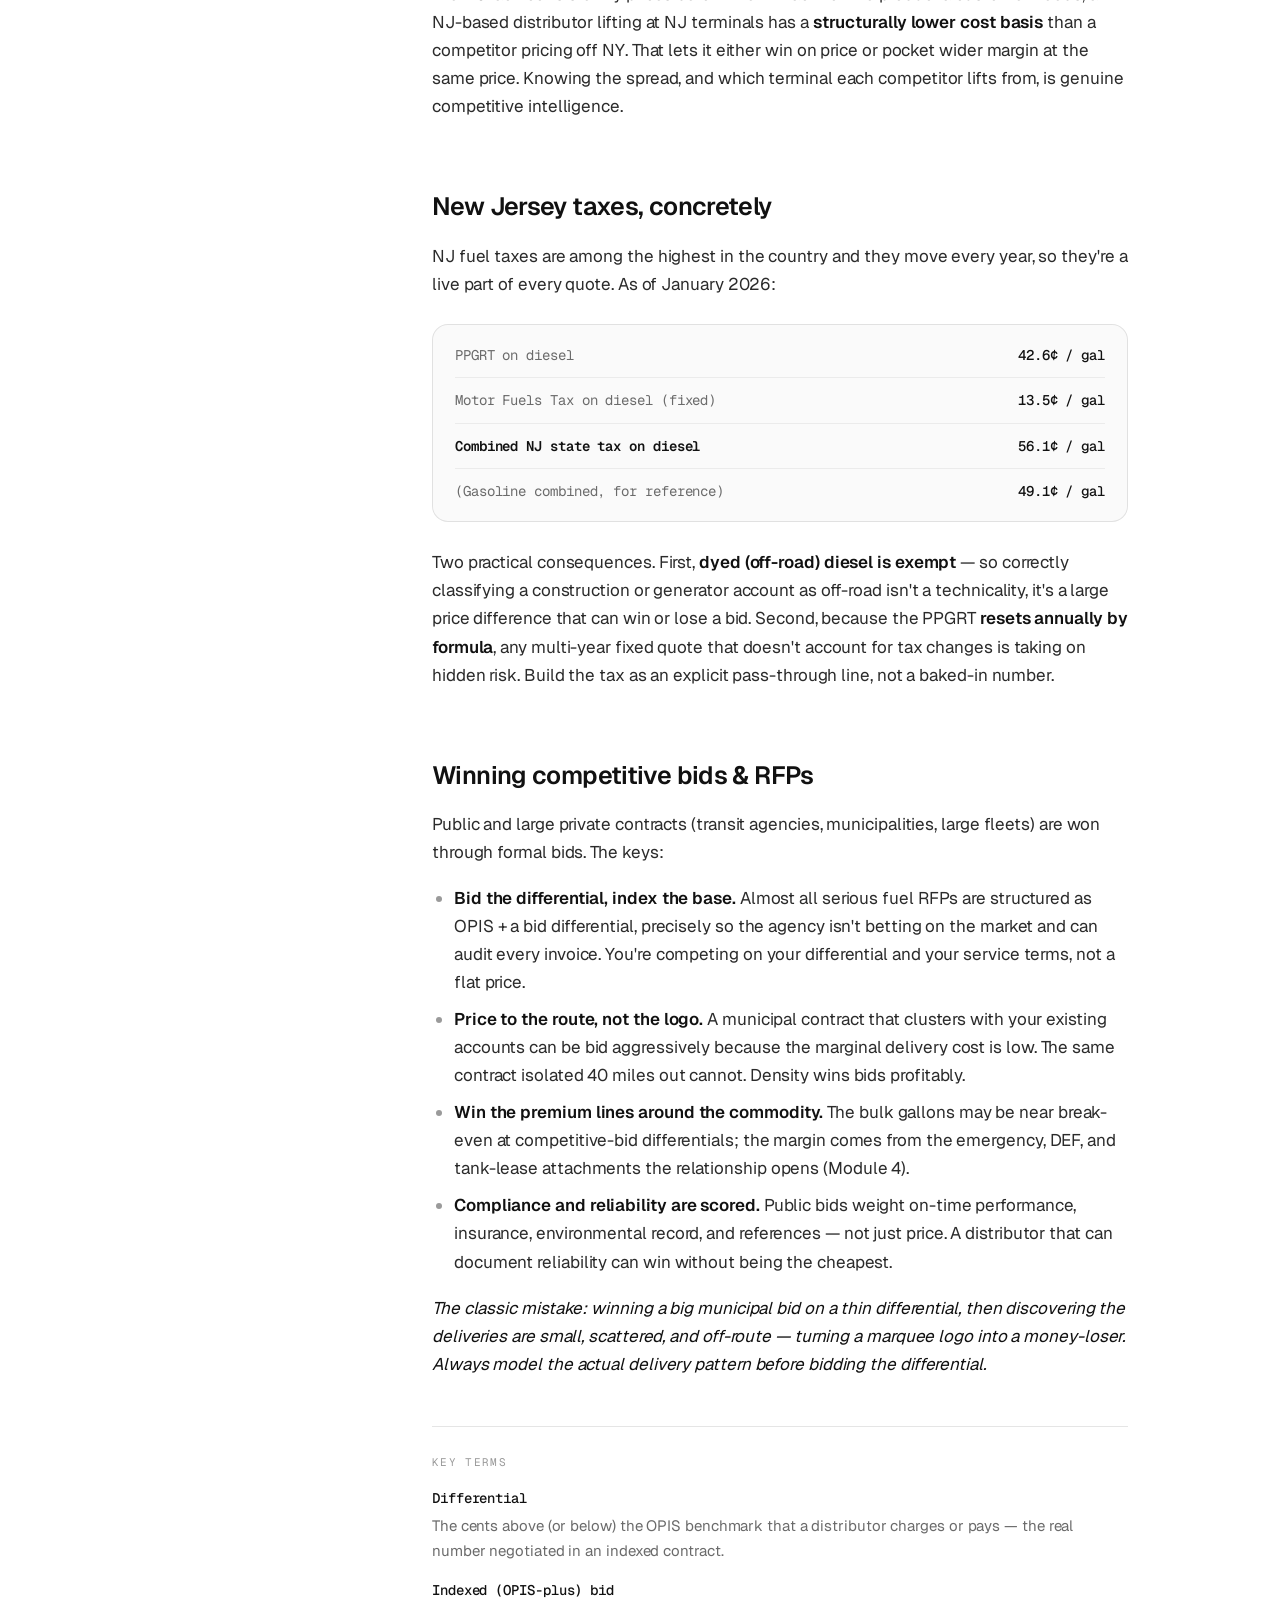
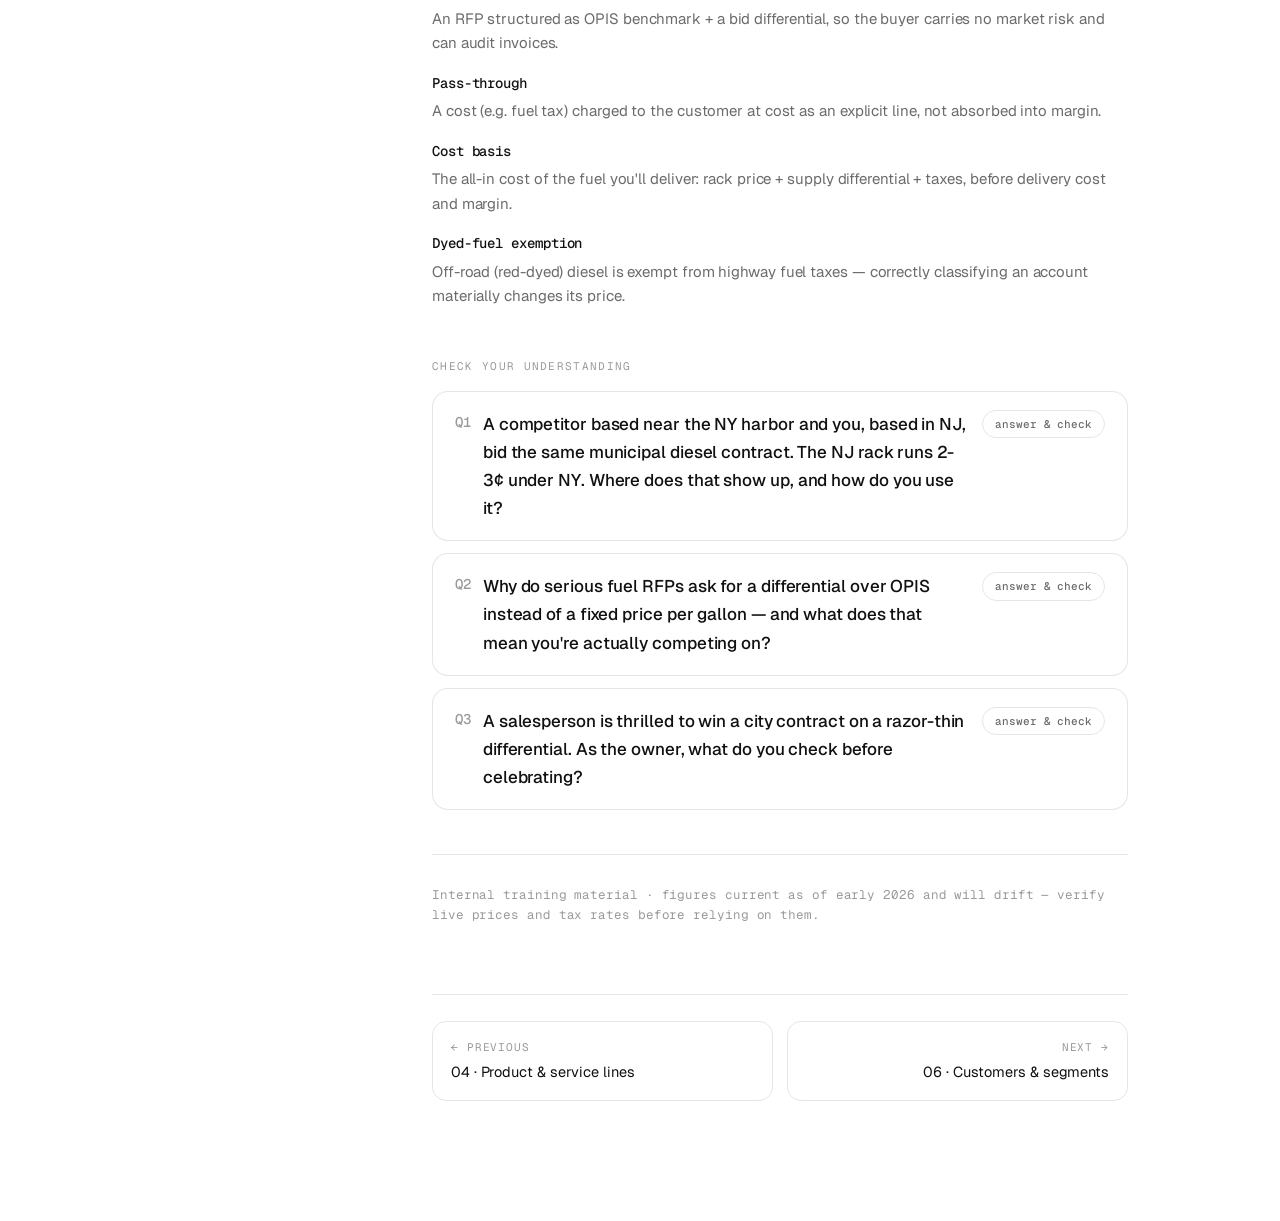
<file: module-5.html>
<!DOCTYPE html>
<html lang="en">
<head>
<meta charset="UTF-8">
<meta name="viewport" content="width=device-width, initial-scale=1.0">
<title>Module 05 · Pricing &amp; bid strategy — Fuel Distribution Academy</title>
<link rel="preconnect" href="https://fonts.googleapis.com">
<link rel="preconnect" href="https://fonts.gstatic.com" crossorigin>
<link href="https://fonts.googleapis.com/css2?family=Inter:wght@400;500;600;680&family=IBM+Plex+Mono:wght@400;500;600&display=swap" rel="stylesheet">
<link rel="stylesheet" href="assets/style.css">
</head>
<body>
<div class="shell">
  <aside class="rail">
    <div class="brand">
      <div class="mark">FD</div>
      <div class="name">Fuel Distribution Academy<span>New-hire onboarding</span></div>
    </div>
    <div class="placeholder-note">[ PLACEHOLDER BRANDING ] Swap mark, name &amp; accent in assets/style.css to rebrand.</div>
    <nav class="nav">
      <div class="nav-label">Start here</div>
      <a href="index.html"><span class="num">—</span><span>Overview</span></a>
      <div class="nav-label">Modules</div>
      <a href="module-1.html"><span class="num">01</span><span>The fuel value chain</span></a>
      <a href="module-2.html"><span class="num">02</span><span>Day-to-day operations</span></a>
      <a href="module-3.html"><span class="num">03</span><span>Unit economics</span></a>
      <a href="module-4.html"><span class="num">04</span><span>Product &amp; service lines</span></a>
      <a href="module-5.html"><span class="num">05</span><span>Pricing &amp; bid strategy</span></a>
      <a href="module-6.html"><span class="num">06</span><span>Customers &amp; segments</span></a>
      <a href="module-7.html"><span class="num">07</span><span>Regulation &amp; compliance</span></a>
      <a href="module-8.html"><span class="num">08</span><span>Technology &amp; systems</span></a>
      <a href="module-9.html"><span class="num">09</span><span>Metrics &amp; KPIs</span></a>
      <a href="module-10.html"><span class="num">10</span><span>Landscape, trends &amp; risk</span></a>
      <div class="nav-label">Reference</div>
      <a href="glossary.html"><span class="num">A–Z</span><span>Glossary</span></a>
    </nav>
  </aside>
  <main class="main">
    <div class="wrap">
      <div class="crumb"><a href="index.html">Academy</a> / Module 05</div>
      <div class="module-num">Module 05</div>
      <h1>Pricing &amp; bid strategy</h1>

      <div class="objectives">
        <div class="h">By the end of this module you'll be able to</div>
        <ul>
          <li>Read OPIS / rack pricing and the NY-vs-NJ spread the way a buyer does.</li>
          <li>Build a defensible quote from the ground up: cost basis + delivery cost + target margin + risk.</li>
          <li>Understand how competitive bids and RFPs (transit, municipal) are won without giving away margin.</li>
        </ul>
      </div>

      <p>Pricing is where Modules 2 and 3 collide into a single number you hand a customer. Get it wrong high and you lose the bid; get it wrong low and you win unprofitable volume. The discipline is building the price from real components instead of guessing a markup.</p>

      <h2>Anatomy of a quote</h2>
      <p>Every defensible delivered price is built from four layers:</p>
      <div class="ticket">
        <div class="row"><span>Cost basis</span><b>rack price (OPIS + terminal) + supply differential</b></div>
        <div class="row"><span>Taxes &amp; fees</span><b>federal + state fuel taxes, passed through</b></div>
        <div class="row"><span>Delivery cost</span><b>per-gallon trip cost — drop size &amp; density</b></div>
        <div class="row tot"><span>Target margin + risk</span><b>your CPG + a cushion for price risk</b></div>
      </div>
      <p>The insight from Module 3 reappears here: <strong>the same gallon costs a different amount to deliver to different customers.</strong> A dense, full-truck account can be quoted tighter and still be profitable; a small, far account must be quoted higher or declined. Pricing is account-specific, not a single list price.</p>

      <h2>OPIS / rack mechanics, applied</h2>
      <p>Recall from Module 2: contracts are written as <strong>OPIS rack ± differential</strong>, not flat. When you quote a recurring customer, you're usually quoting <em>your differential</em> — the cents above the benchmark — because the benchmark itself floats. This is why an experienced buyer negotiates the <strong>differential and the OPIS timing reference</strong>, not "the price of diesel," which neither party controls.</p>
      <p>Which OPIS timing the contract cites (Contract / Closing / Calendar Day) and which terminal's rack it references are real levers. A contract pinned to a favorable terminal benchmark can be worth more than a slightly better differential.</p>

      <h2>The NY vs NJ spread as a weapon</h2>
      <p>The location spread from Module 2 isn't just a sourcing decision — it's a bidding edge. If the NJ rack consistently prices below the NY rack for the product a customer needs, a NJ-based distributor lifting at NJ terminals has a <strong>structurally lower cost basis</strong> than a competitor pricing off NY. That lets it either win on price or pocket wider margin at the same price. Knowing the spread, and which terminal each competitor lifts from, is genuine competitive intelligence.</p>

      <h2>New Jersey taxes, concretely</h2>
      <p>NJ fuel taxes are among the highest in the country and they move every year, so they're a live part of every quote. As of January 2026:</p>
      <div class="ticket">
        <div class="row"><span>PPGRT on diesel</span><b>42.6¢ / gal</b></div>
        <div class="row"><span>Motor Fuels Tax on diesel (fixed)</span><b>13.5¢ / gal</b></div>
        <div class="row tot"><span>Combined NJ state tax on diesel</span><b>56.1¢ / gal</b></div>
        <div class="row"><span>(Gasoline combined, for reference)</span><b>49.1¢ / gal</b></div>
      </div>
      <p>Two practical consequences. First, <strong>dyed (off-road) diesel is exempt</strong> — so correctly classifying a construction or generator account as off-road isn't a technicality, it's a large price difference that can win or lose a bid. Second, because the PPGRT <strong>resets annually by formula</strong>, any multi-year fixed quote that doesn't account for tax changes is taking on hidden risk. Build the tax as an explicit pass-through line, not a baked-in number.</p>

      <h2>Winning competitive bids &amp; RFPs</h2>
      <p>Public and large private contracts (transit agencies, municipalities, large fleets) are won through formal bids. The keys:</p>
      <ul>
        <li><strong>Bid the differential, index the base.</strong> Almost all serious fuel RFPs are structured as OPIS + a bid differential, precisely so the agency isn't betting on the market and can audit every invoice. You're competing on your differential and your service terms, not a flat price.</li>
        <li><strong>Price to the route, not the logo.</strong> A municipal contract that clusters with your existing accounts can be bid aggressively because the marginal delivery cost is low. The same contract isolated 40 miles out cannot. Density wins bids profitably.</li>
        <li><strong>Win the premium lines around the commodity.</strong> The bulk gallons may be near break-even at competitive-bid differentials; the margin comes from the emergency, DEF, and tank-lease attachments the relationship opens (Module 4).</li>
        <li><strong>Compliance and reliability are scored.</strong> Public bids weight on-time performance, insurance, environmental record, and references — not just price. A distributor that can document reliability can win without being the cheapest.</li>
      </ul>
      <p><em>The classic mistake: winning a big municipal bid on a thin differential, then discovering the deliveries are small, scattered, and off-route — turning a marquee logo into a money-loser. Always model the actual delivery pattern before bidding the differential.</em></p>

      <div class="terms">
        <div class="h">Key terms</div>
        <dl>
          <dt>Differential</dt><dd>The cents above (or below) the OPIS benchmark that a distributor charges or pays — the real number negotiated in an indexed contract.</dd>
          <dt>Indexed (OPIS-plus) bid</dt><dd>An RFP structured as OPIS benchmark + a bid differential, so the buyer carries no market risk and can audit invoices.</dd>
          <dt>Pass-through</dt><dd>A cost (e.g. fuel tax) charged to the customer at cost as an explicit line, not absorbed into margin.</dd>
          <dt>Cost basis</dt><dd>The all-in cost of the fuel you'll deliver: rack price + supply differential + taxes, before delivery cost and margin.</dd>
          <dt>Dyed-fuel exemption</dt><dd>Off-road (red-dyed) diesel is exempt from highway fuel taxes — correctly classifying an account materially changes its price.</dd>
        </dl>
      </div>

      <div class="checks">
        <div class="h">Check your understanding</div>
        <details class="q">
          <summary><span class="qn">Q1</span><span>A competitor based near the NY harbor and you, based in NJ, bid the same municipal diesel contract. The NJ rack runs 2-3¢ under NY. Where does that show up, and how do you use it?</span><span class="reveal">show answer</span></summary>
          <div class="ans">It shows up in your <strong>cost basis</strong> — you lift cheaper, so at the same delivered price you earn a wider margin, or you can bid a tighter differential and still profit. You use it by either undercutting on the differential to win, or matching their price and banking the spread. Knowing which terminal a competitor lifts from is real competitive intelligence.</div>
        </details>
        <details class="q">
          <summary><span class="qn">Q2</span><span>Why do serious fuel RFPs ask for a differential over OPIS instead of a fixed price per gallon — and what does that mean you're actually competing on?</span><span class="reveal">show answer</span></summary>
          <div class="ans">So the buyer carries no commodity risk and can <strong>audit every invoice</strong> against an independent benchmark (the Module 2 point). It means you're competing on your <strong>differential and service terms</strong> — reliability, response, references — not on a flat price neither side controls. The benchmark floats; your differential and service are the contest.</div>
        </details>
        <details class="q">
          <summary><span class="qn">Q3</span><span>A salesperson is thrilled to win a city contract on a razor-thin differential. As the owner, what do you check before celebrating?</span><span class="reveal">show answer</span></summary>
          <div class="ans">The <strong>actual delivery pattern</strong>: drop sizes, locations, frequency, and whether it clusters with existing routes. A thin differential is fine on dense, full-truck drops and a disaster on small, scattered, off-route ones (Module 3). Also check what premium attachments (emergency, DEF, tank lease) the relationship opens, since that's where the real margin will come from.</div>
        </details>
      </div>
<div class="foot">Internal training material · figures current as of early 2026 and will drift — verify live prices and tax rates before relying on them.</div><nav class="pager"><a href="module-4.html"><div class="dir">← Previous</div><div class="ttl">04 · Product &amp; service lines</div></a><a class="next" href="module-6.html"><div class="dir">Next →</div><div class="ttl">06 · Customers &amp; segments</div></a></nav>
    </div>
  </main>
</div>
<script src="assets/app.js"></script>
</body>
</html>
</file>
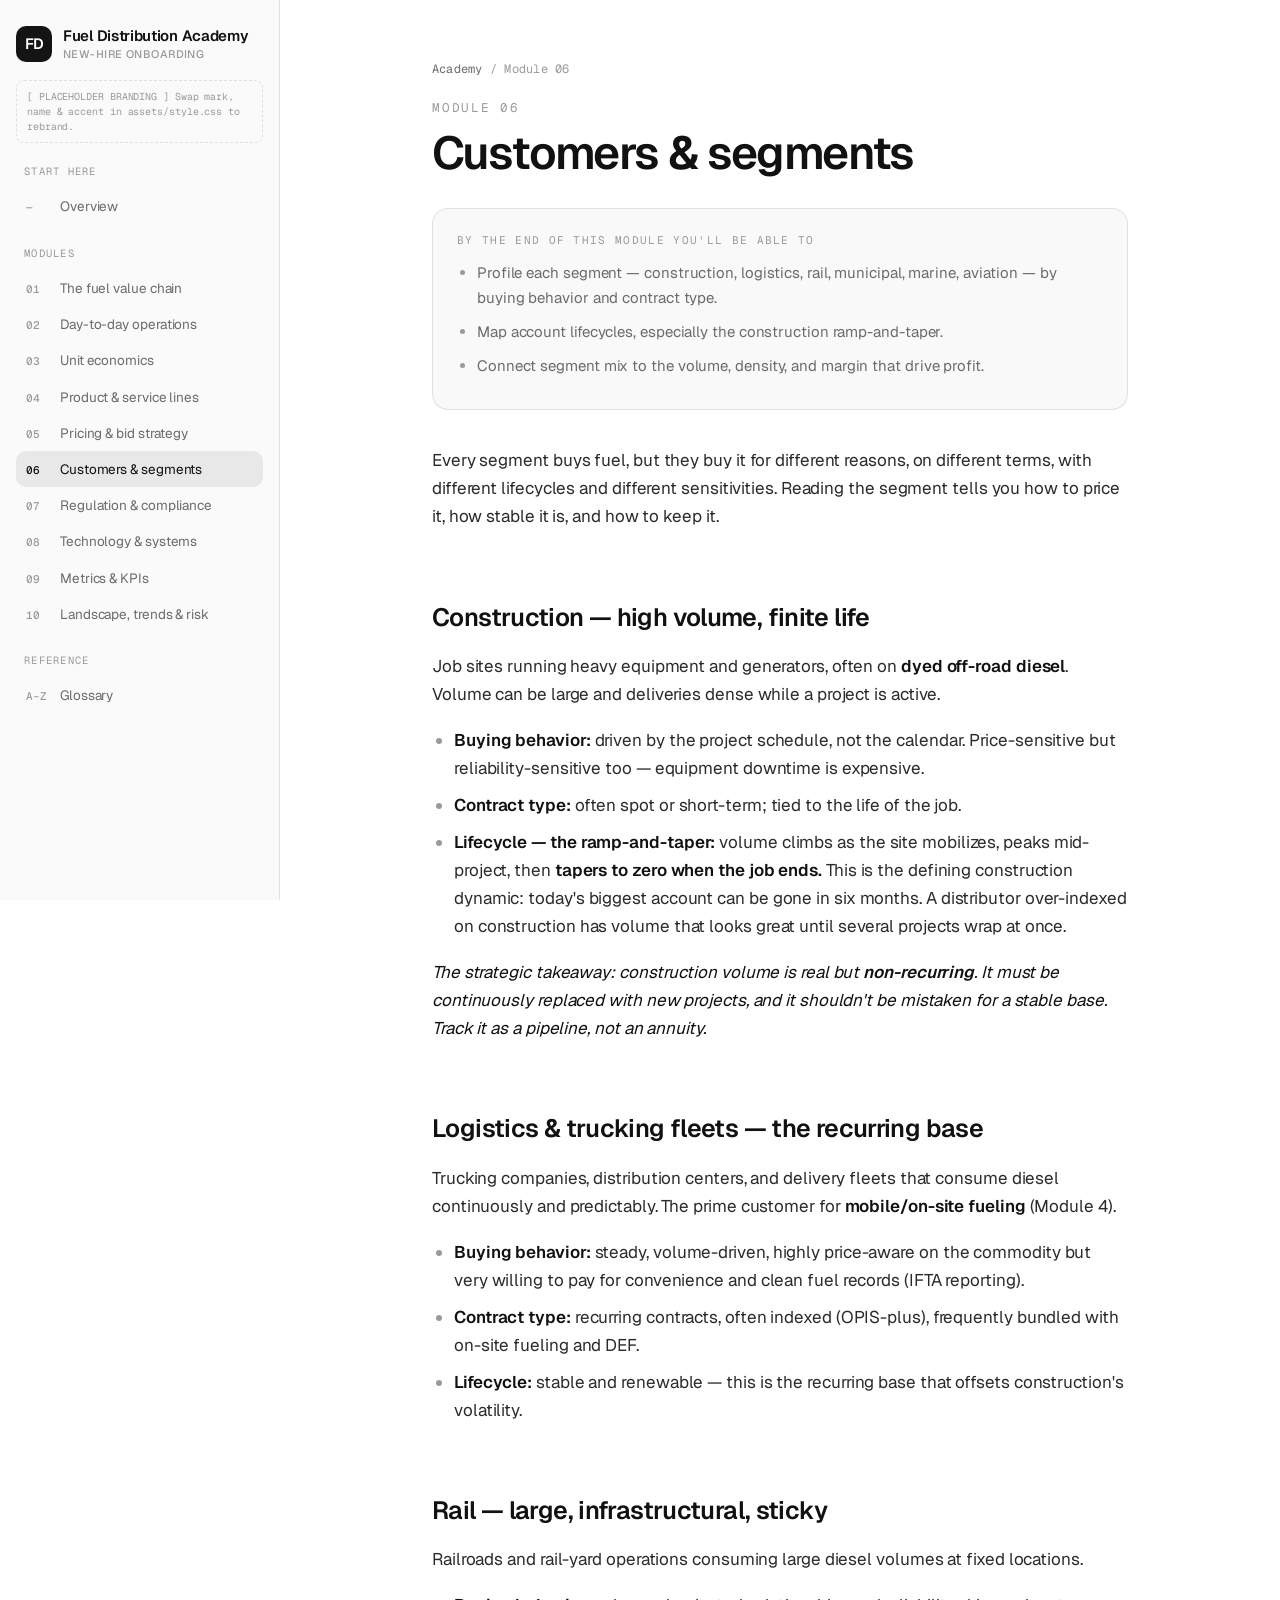
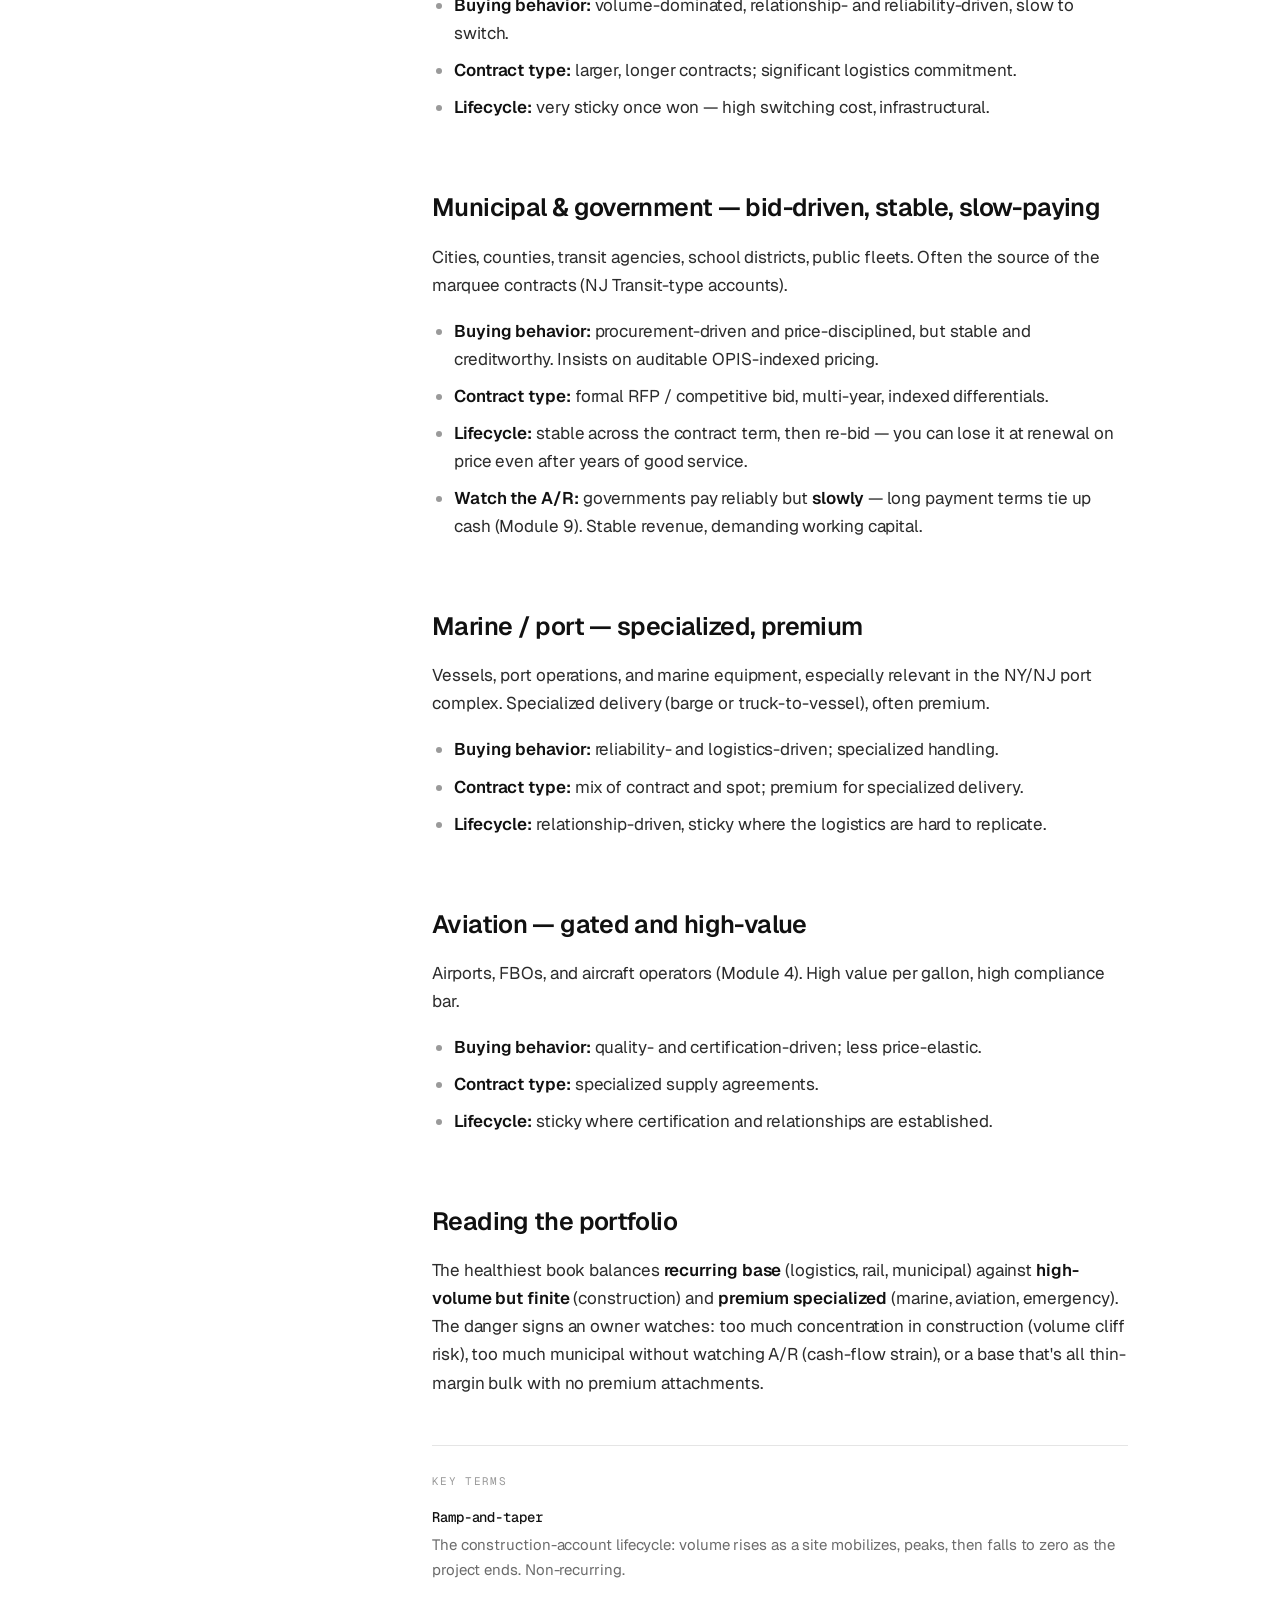
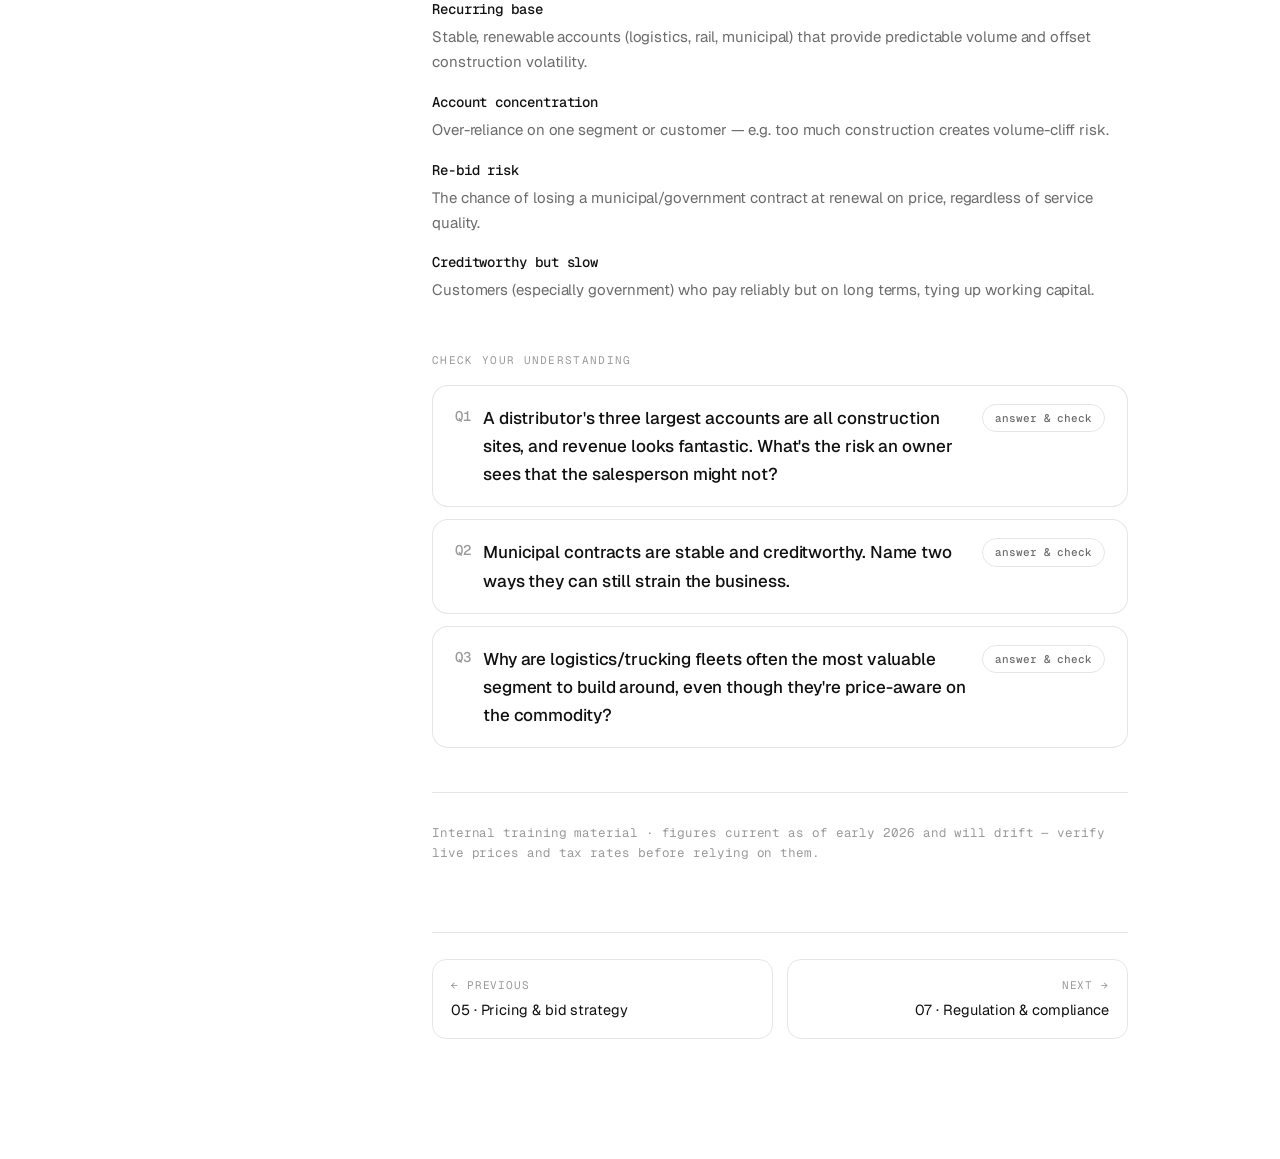
<file: module-6.html>
<!DOCTYPE html>
<html lang="en">
<head>
<meta charset="UTF-8">
<meta name="viewport" content="width=device-width, initial-scale=1.0">
<title>Module 06 · Customers &amp; segments — Fuel Distribution Academy</title>
<link rel="preconnect" href="https://fonts.googleapis.com">
<link rel="preconnect" href="https://fonts.gstatic.com" crossorigin>
<link href="https://fonts.googleapis.com/css2?family=Inter:wght@400;500;600;680&family=IBM+Plex+Mono:wght@400;500;600&display=swap" rel="stylesheet">
<link rel="stylesheet" href="assets/style.css">
</head>
<body>
<div class="shell">
  <aside class="rail">
    <div class="brand">
      <div class="mark">FD</div>
      <div class="name">Fuel Distribution Academy<span>New-hire onboarding</span></div>
    </div>
    <div class="placeholder-note">[ PLACEHOLDER BRANDING ] Swap mark, name &amp; accent in assets/style.css to rebrand.</div>
    <nav class="nav">
      <div class="nav-label">Start here</div>
      <a href="index.html"><span class="num">—</span><span>Overview</span></a>
      <div class="nav-label">Modules</div>
      <a href="module-1.html"><span class="num">01</span><span>The fuel value chain</span></a>
      <a href="module-2.html"><span class="num">02</span><span>Day-to-day operations</span></a>
      <a href="module-3.html"><span class="num">03</span><span>Unit economics</span></a>
      <a href="module-4.html"><span class="num">04</span><span>Product &amp; service lines</span></a>
      <a href="module-5.html"><span class="num">05</span><span>Pricing &amp; bid strategy</span></a>
      <a href="module-6.html"><span class="num">06</span><span>Customers &amp; segments</span></a>
      <a href="module-7.html"><span class="num">07</span><span>Regulation &amp; compliance</span></a>
      <a href="module-8.html"><span class="num">08</span><span>Technology &amp; systems</span></a>
      <a href="module-9.html"><span class="num">09</span><span>Metrics &amp; KPIs</span></a>
      <a href="module-10.html"><span class="num">10</span><span>Landscape, trends &amp; risk</span></a>
      <div class="nav-label">Reference</div>
      <a href="glossary.html"><span class="num">A–Z</span><span>Glossary</span></a>
    </nav>
  </aside>
  <main class="main">
    <div class="wrap">
      <div class="crumb"><a href="index.html">Academy</a> / Module 06</div>
      <div class="module-num">Module 06</div>
      <h1>Customers &amp; segments</h1>

      <div class="objectives">
        <div class="h">By the end of this module you'll be able to</div>
        <ul>
          <li>Profile each segment — construction, logistics, rail, municipal, marine, aviation — by buying behavior and contract type.</li>
          <li>Map account lifecycles, especially the construction ramp-and-taper.</li>
          <li>Connect segment mix to the volume, density, and margin that drive profit.</li>
        </ul>
      </div>

      <p>Every segment buys fuel, but they buy it for different reasons, on different terms, with different lifecycles and different sensitivities. Reading the segment tells you how to price it, how stable it is, and how to keep it.</p>

      <h2>Construction — high volume, finite life</h2>
      <p>Job sites running heavy equipment and generators, often on <strong>dyed off-road diesel</strong>. Volume can be large and deliveries dense while a project is active.</p>
      <ul>
        <li><strong>Buying behavior:</strong> driven by the project schedule, not the calendar. Price-sensitive but reliability-sensitive too — equipment downtime is expensive.</li>
        <li><strong>Contract type:</strong> often spot or short-term; tied to the life of the job.</li>
        <li><strong>Lifecycle — the ramp-and-taper:</strong> volume climbs as the site mobilizes, peaks mid-project, then <strong>tapers to zero when the job ends.</strong> This is the defining construction dynamic: today's biggest account can be gone in six months. A distributor over-indexed on construction has volume that looks great until several projects wrap at once.</li>
      </ul>
      <p><em>The strategic takeaway: construction volume is real but <strong>non-recurring</strong>. It must be continuously replaced with new projects, and it shouldn't be mistaken for a stable base. Track it as a pipeline, not an annuity.</em></p>

      <h2>Logistics &amp; trucking fleets — the recurring base</h2>
      <p>Trucking companies, distribution centers, and delivery fleets that consume diesel continuously and predictably. The prime customer for <strong>mobile/on-site fueling</strong> (Module 4).</p>
      <ul>
        <li><strong>Buying behavior:</strong> steady, volume-driven, highly price-aware on the commodity but very willing to pay for convenience and clean fuel records (IFTA reporting).</li>
        <li><strong>Contract type:</strong> recurring contracts, often indexed (OPIS-plus), frequently bundled with on-site fueling and DEF.</li>
        <li><strong>Lifecycle:</strong> stable and renewable — this is the recurring base that offsets construction's volatility.</li>
      </ul>

      <h2>Rail — large, infrastructural, sticky</h2>
      <p>Railroads and rail-yard operations consuming large diesel volumes at fixed locations.</p>
      <ul>
        <li><strong>Buying behavior:</strong> volume-dominated, relationship- and reliability-driven, slow to switch.</li>
        <li><strong>Contract type:</strong> larger, longer contracts; significant logistics commitment.</li>
        <li><strong>Lifecycle:</strong> very sticky once won — high switching cost, infrastructural.</li>
      </ul>

      <h2>Municipal &amp; government — bid-driven, stable, slow-paying</h2>
      <p>Cities, counties, transit agencies, school districts, public fleets. Often the source of the marquee contracts (NJ Transit-type accounts).</p>
      <ul>
        <li><strong>Buying behavior:</strong> procurement-driven and price-disciplined, but stable and creditworthy. Insists on auditable OPIS-indexed pricing.</li>
        <li><strong>Contract type:</strong> formal RFP / competitive bid, multi-year, indexed differentials.</li>
        <li><strong>Lifecycle:</strong> stable across the contract term, then re-bid — you can lose it at renewal on price even after years of good service.</li>
        <li><strong>Watch the A/R:</strong> governments pay reliably but <strong>slowly</strong> — long payment terms tie up cash (Module 9). Stable revenue, demanding working capital.</li>
      </ul>

      <h2>Marine / port — specialized, premium</h2>
      <p>Vessels, port operations, and marine equipment, especially relevant in the NY/NJ port complex. Specialized delivery (barge or truck-to-vessel), often premium.</p>
      <ul>
        <li><strong>Buying behavior:</strong> reliability- and logistics-driven; specialized handling.</li>
        <li><strong>Contract type:</strong> mix of contract and spot; premium for specialized delivery.</li>
        <li><strong>Lifecycle:</strong> relationship-driven, sticky where the logistics are hard to replicate.</li>
      </ul>

      <h2>Aviation — gated and high-value</h2>
      <p>Airports, FBOs, and aircraft operators (Module 4). High value per gallon, high compliance bar.</p>
      <ul>
        <li><strong>Buying behavior:</strong> quality- and certification-driven; less price-elastic.</li>
        <li><strong>Contract type:</strong> specialized supply agreements.</li>
        <li><strong>Lifecycle:</strong> sticky where certification and relationships are established.</li>
      </ul>

      <h2>Reading the portfolio</h2>
      <p>The healthiest book balances <strong>recurring base</strong> (logistics, rail, municipal) against <strong>high-volume but finite</strong> (construction) and <strong>premium specialized</strong> (marine, aviation, emergency). The danger signs an owner watches: too much concentration in construction (volume cliff risk), too much municipal without watching A/R (cash-flow strain), or a base that's all thin-margin bulk with no premium attachments.</p>

      <div class="terms">
        <div class="h">Key terms</div>
        <dl>
          <dt>Ramp-and-taper</dt><dd>The construction-account lifecycle: volume rises as a site mobilizes, peaks, then falls to zero as the project ends. Non-recurring.</dd>
          <dt>Recurring base</dt><dd>Stable, renewable accounts (logistics, rail, municipal) that provide predictable volume and offset construction volatility.</dd>
          <dt>Account concentration</dt><dd>Over-reliance on one segment or customer — e.g. too much construction creates volume-cliff risk.</dd>
          <dt>Re-bid risk</dt><dd>The chance of losing a municipal/government contract at renewal on price, regardless of service quality.</dd>
          <dt>Creditworthy but slow</dt><dd>Customers (especially government) who pay reliably but on long terms, tying up working capital.</dd>
        </dl>
      </div>

      <div class="checks">
        <div class="h">Check your understanding</div>
        <details class="q">
          <summary><span class="qn">Q1</span><span>A distributor's three largest accounts are all construction sites, and revenue looks fantastic. What's the risk an owner sees that the salesperson might not?</span><span class="reveal">show answer</span></summary>
          <div class="ans">The <strong>volume cliff</strong>. Construction is ramp-and-taper and non-recurring — when those projects wrap (possibly close together), the biggest accounts go to zero with little warning. Great-looking revenue built on construction is a pipeline that must be constantly refilled, not a stable base. The fix is balancing it with recurring logistics/rail/municipal volume.</div>
        </details>
        <details class="q">
          <summary><span class="qn">Q2</span><span>Municipal contracts are stable and creditworthy. Name two ways they can still strain the business.</span><span class="reveal">show answer</span></summary>
          <div class="ans">(1) <strong>Slow payment</strong> — governments pay reliably but on long terms, tying up working capital and stretching DSO (Module 9). (2) <strong>Re-bid risk</strong> — the contract is competitively re-bid at renewal, so years of good service can be lost on price. Stable revenue, but demanding on cash and never permanently "won."</div>
        </details>
        <details class="q">
          <summary><span class="qn">Q3</span><span>Why are logistics/trucking fleets often the most valuable segment to build around, even though they're price-aware on the commodity?</span><span class="reveal">show answer</span></summary>
          <div class="ans">Because they're a <strong>recurring, renewable base</strong> (offsetting construction's volatility) and they're the prime customer for the <strong>premium attachments</strong> — on-site mobile fueling and DEF — where the real margin lives. They'll pay for convenience and clean IFTA records even while pushing on the commodity price, so the relationship carries margin beyond the thin bulk spread.</div>
        </details>
      </div>
<div class="foot">Internal training material · figures current as of early 2026 and will drift — verify live prices and tax rates before relying on them.</div><nav class="pager"><a href="module-5.html"><div class="dir">← Previous</div><div class="ttl">05 · Pricing &amp; bid strategy</div></a><a class="next" href="module-7.html"><div class="dir">Next →</div><div class="ttl">07 · Regulation &amp; compliance</div></a></nav>
    </div>
  </main>
</div>
<script src="assets/app.js"></script>
</body>
</html>
</file>
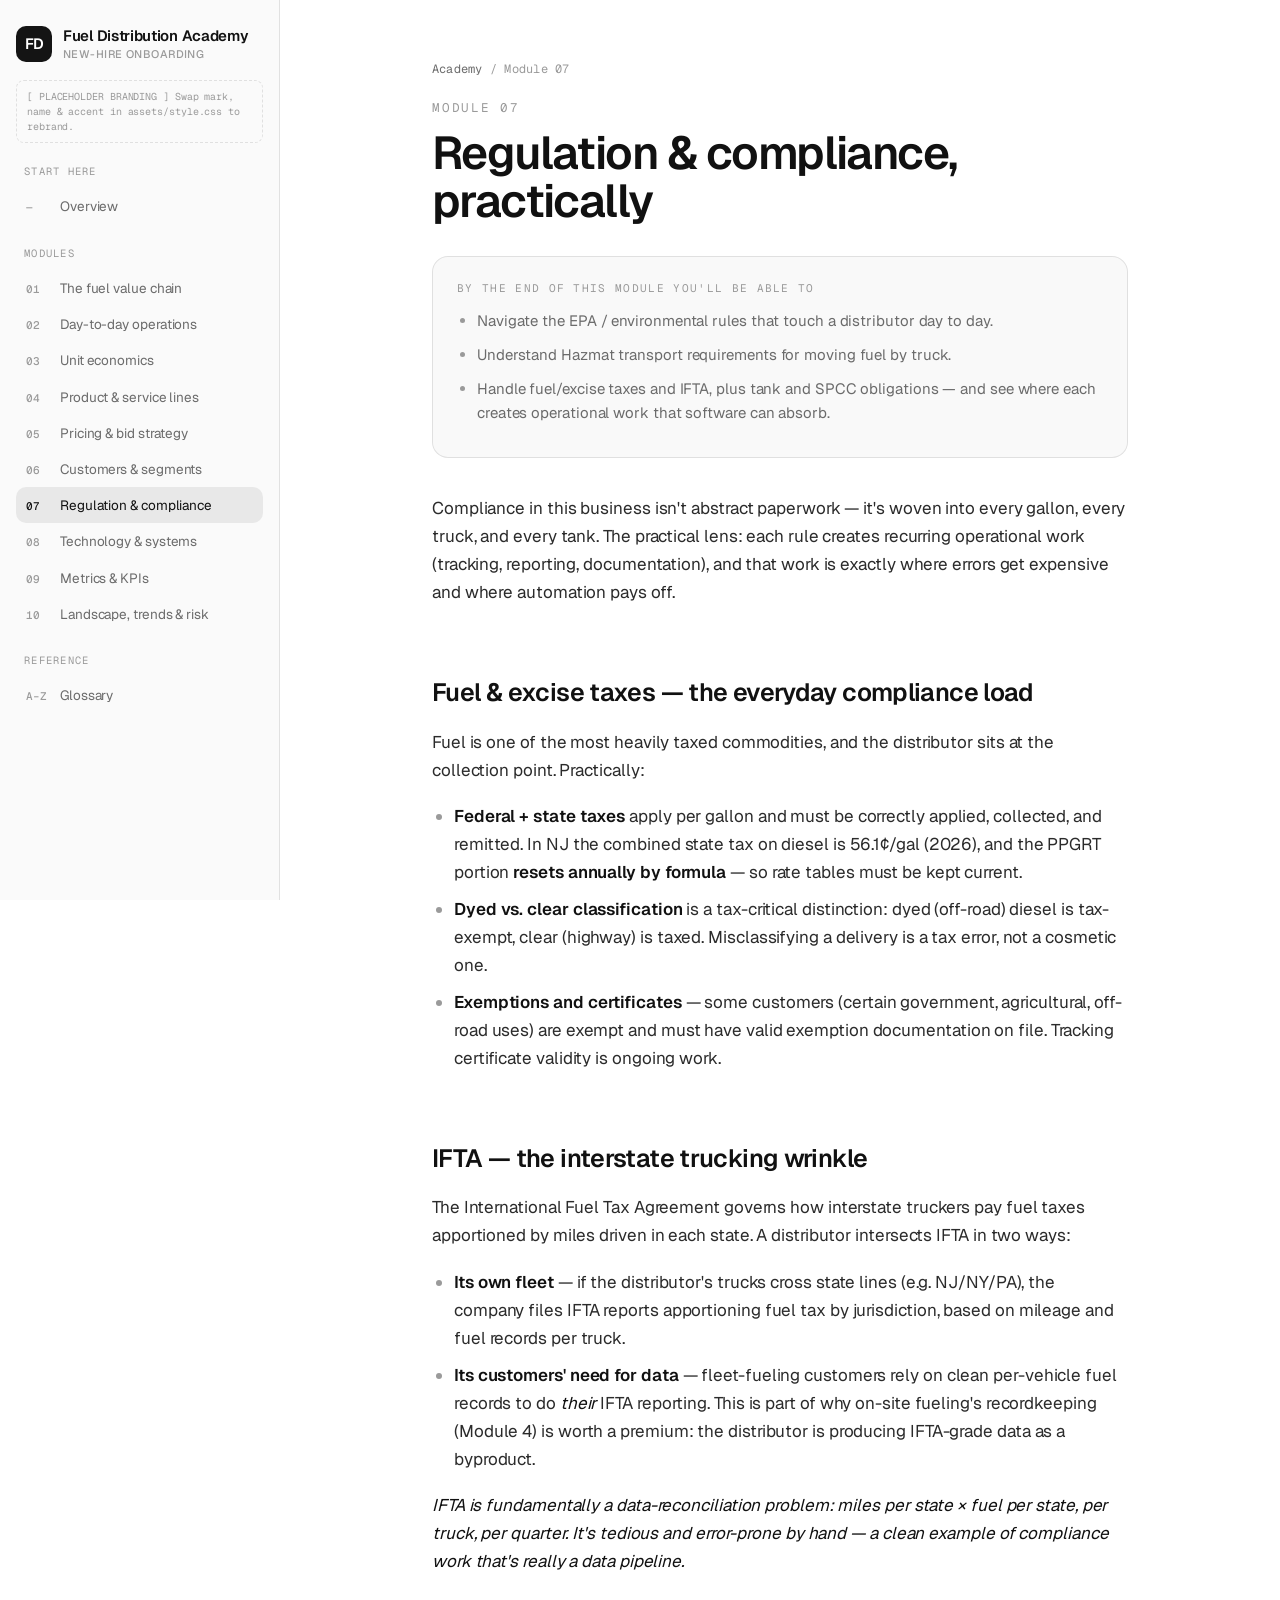
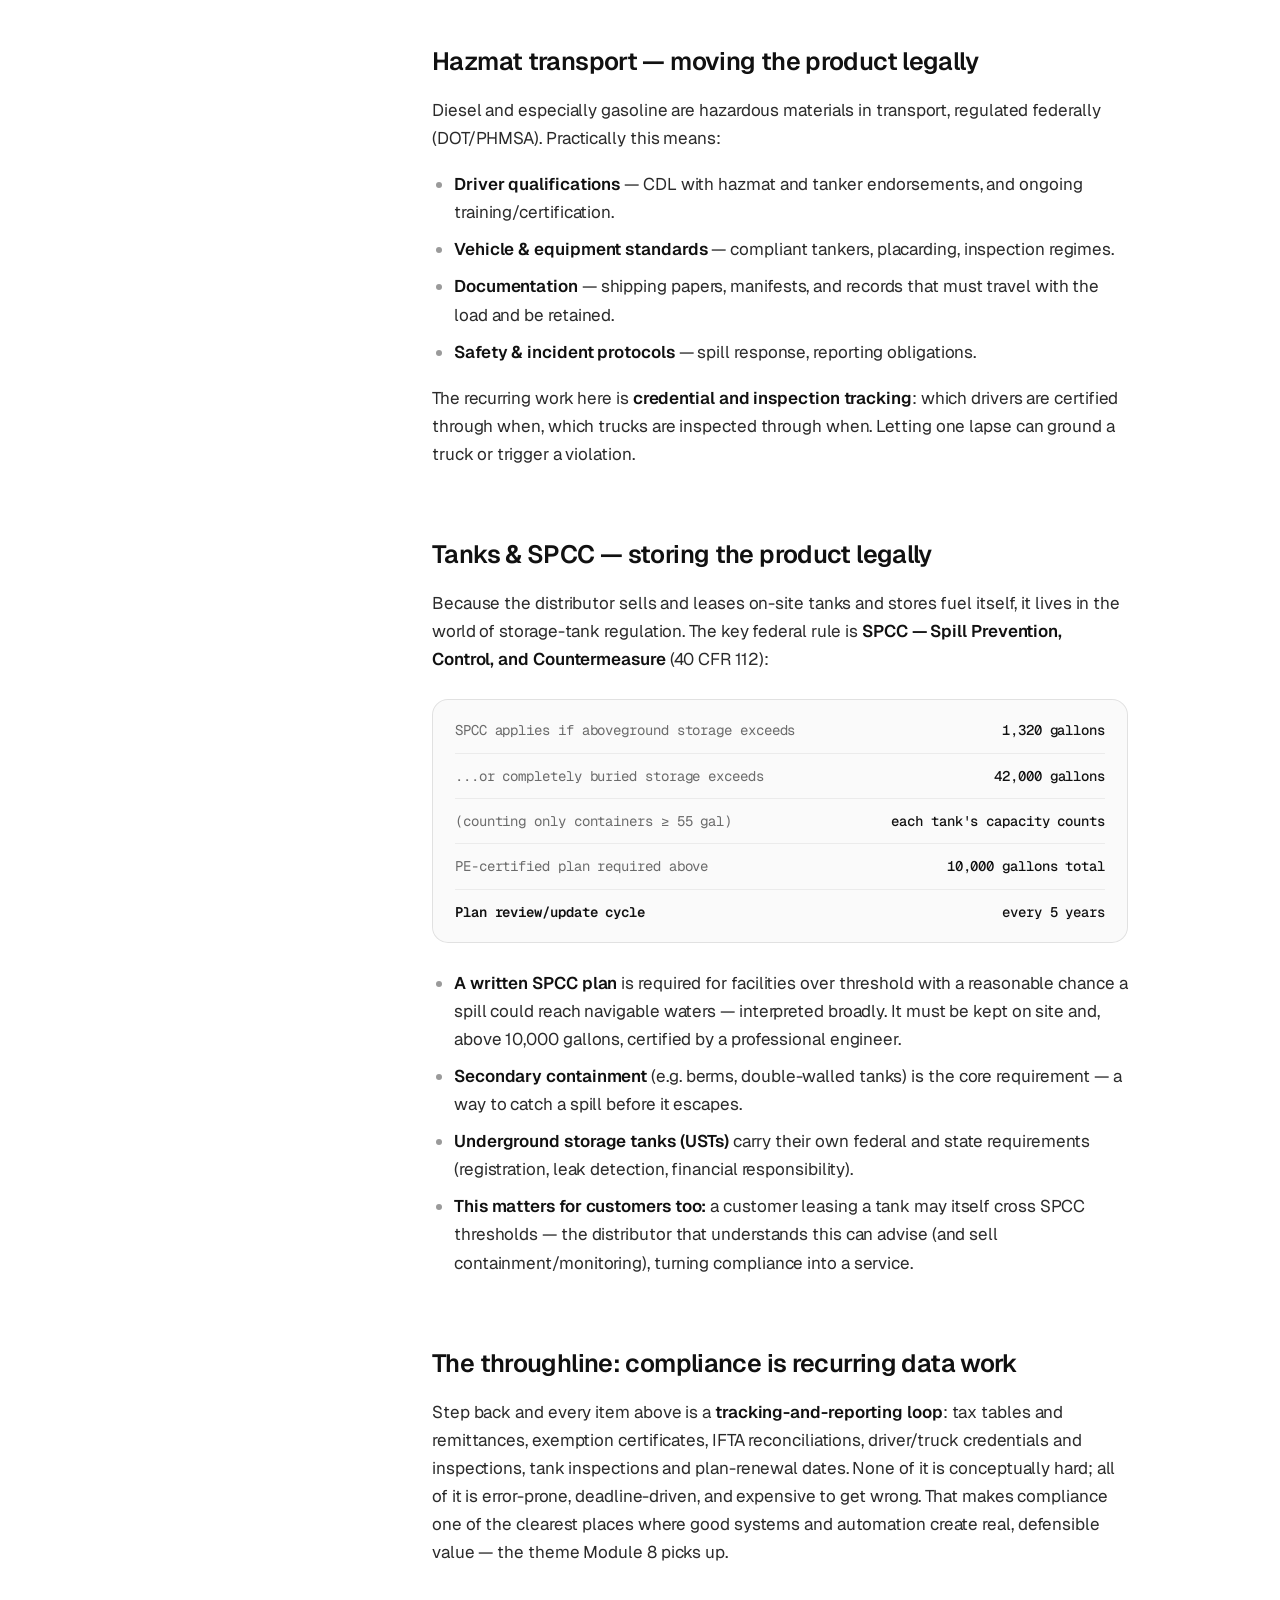
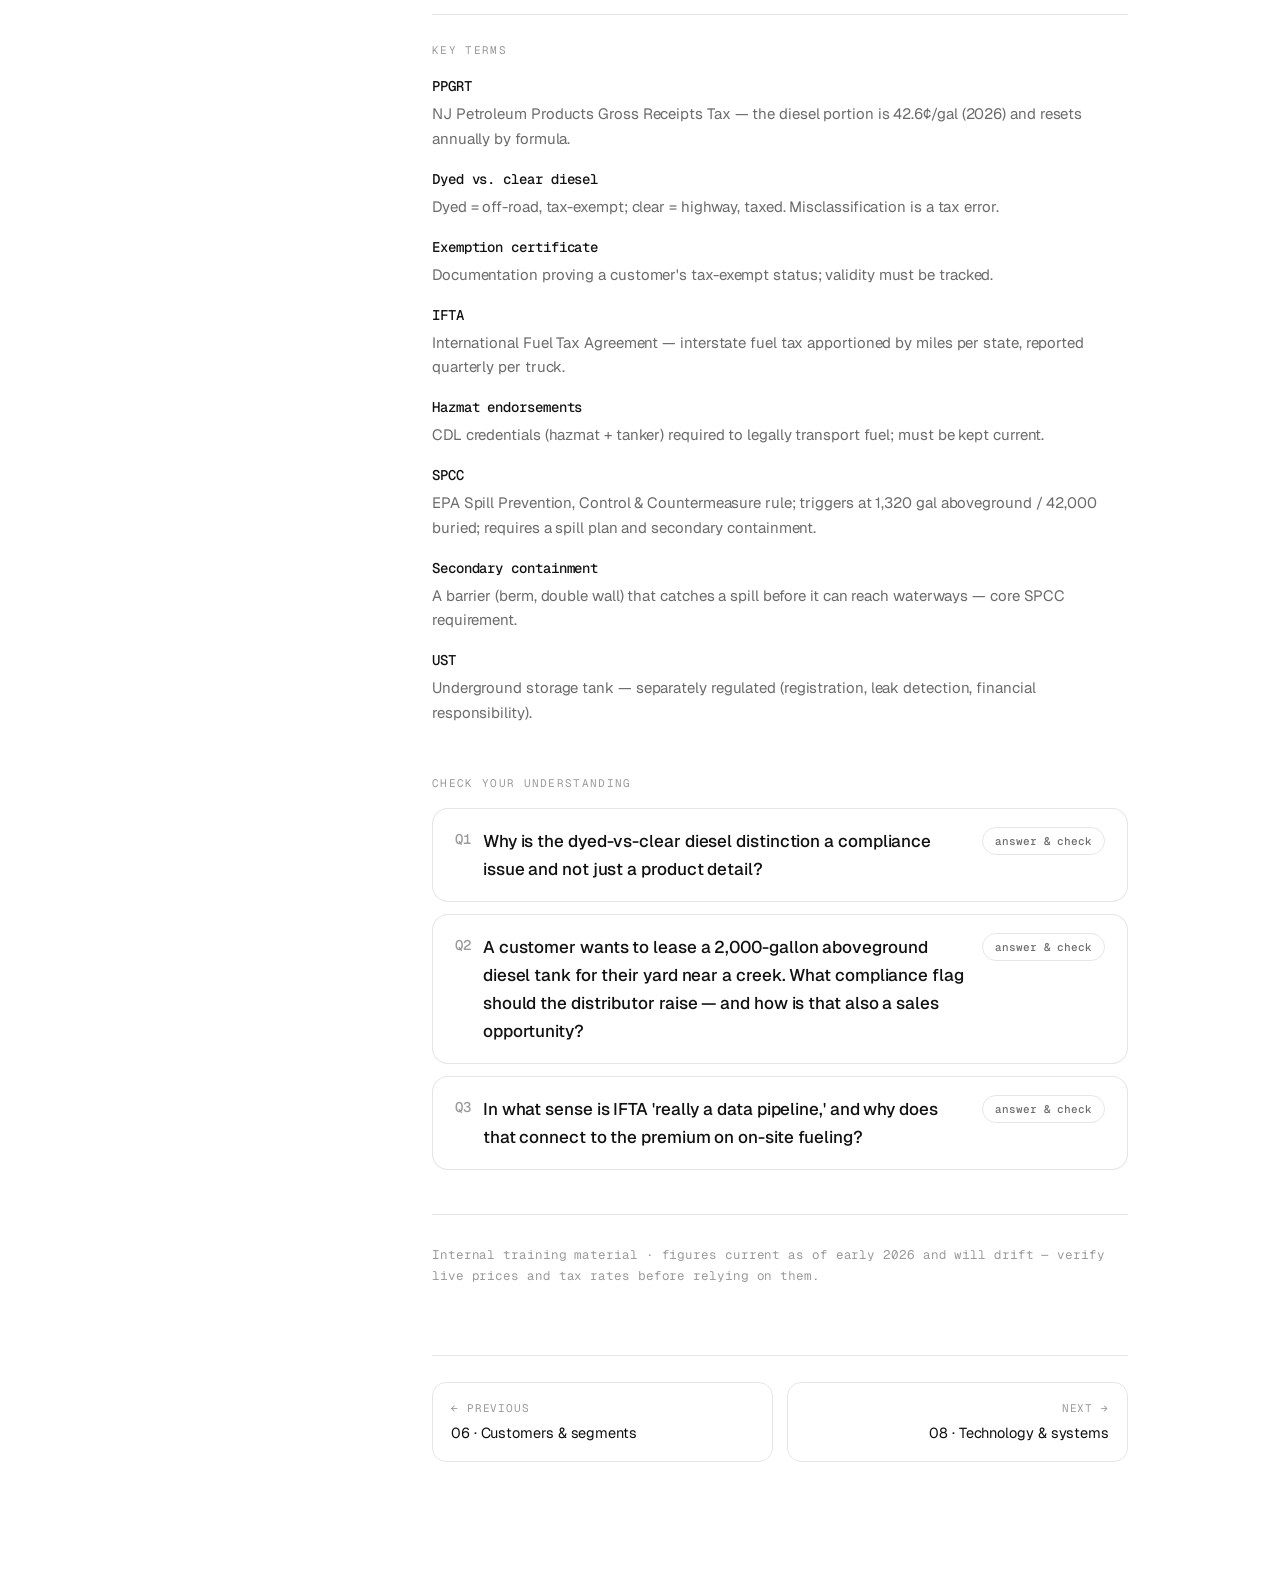
<file: module-7.html>
<!DOCTYPE html>
<html lang="en">
<head>
<meta charset="UTF-8">
<meta name="viewport" content="width=device-width, initial-scale=1.0">
<title>Module 07 · Regulation &amp; compliance — Fuel Distribution Academy</title>
<link rel="preconnect" href="https://fonts.googleapis.com">
<link rel="preconnect" href="https://fonts.gstatic.com" crossorigin>
<link href="https://fonts.googleapis.com/css2?family=Inter:wght@400;500;600;680&family=IBM+Plex+Mono:wght@400;500;600&display=swap" rel="stylesheet">
<link rel="stylesheet" href="assets/style.css">
</head>
<body>
<div class="shell">
  <aside class="rail">
    <div class="brand">
      <div class="mark">FD</div>
      <div class="name">Fuel Distribution Academy<span>New-hire onboarding</span></div>
    </div>
    <div class="placeholder-note">[ PLACEHOLDER BRANDING ] Swap mark, name &amp; accent in assets/style.css to rebrand.</div>
    <nav class="nav">
      <div class="nav-label">Start here</div>
      <a href="index.html"><span class="num">—</span><span>Overview</span></a>
      <div class="nav-label">Modules</div>
      <a href="module-1.html"><span class="num">01</span><span>The fuel value chain</span></a>
      <a href="module-2.html"><span class="num">02</span><span>Day-to-day operations</span></a>
      <a href="module-3.html"><span class="num">03</span><span>Unit economics</span></a>
      <a href="module-4.html"><span class="num">04</span><span>Product &amp; service lines</span></a>
      <a href="module-5.html"><span class="num">05</span><span>Pricing &amp; bid strategy</span></a>
      <a href="module-6.html"><span class="num">06</span><span>Customers &amp; segments</span></a>
      <a href="module-7.html"><span class="num">07</span><span>Regulation &amp; compliance</span></a>
      <a href="module-8.html"><span class="num">08</span><span>Technology &amp; systems</span></a>
      <a href="module-9.html"><span class="num">09</span><span>Metrics &amp; KPIs</span></a>
      <a href="module-10.html"><span class="num">10</span><span>Landscape, trends &amp; risk</span></a>
      <div class="nav-label">Reference</div>
      <a href="glossary.html"><span class="num">A–Z</span><span>Glossary</span></a>
    </nav>
  </aside>
  <main class="main">
    <div class="wrap">
      <div class="crumb"><a href="index.html">Academy</a> / Module 07</div>
      <div class="module-num">Module 07</div>
      <h1>Regulation &amp; compliance, practically</h1>

      <div class="objectives">
        <div class="h">By the end of this module you'll be able to</div>
        <ul>
          <li>Navigate the EPA / environmental rules that touch a distributor day to day.</li>
          <li>Understand Hazmat transport requirements for moving fuel by truck.</li>
          <li>Handle fuel/excise taxes and IFTA, plus tank and SPCC obligations — and see where each creates operational work that software can absorb.</li>
        </ul>
      </div>

      <p>Compliance in this business isn't abstract paperwork — it's woven into every gallon, every truck, and every tank. The practical lens: each rule creates recurring operational work (tracking, reporting, documentation), and that work is exactly where errors get expensive and where automation pays off.</p>

      <h2>Fuel &amp; excise taxes — the everyday compliance load</h2>
      <p>Fuel is one of the most heavily taxed commodities, and the distributor sits at the collection point. Practically:</p>
      <ul>
        <li><strong>Federal + state taxes</strong> apply per gallon and must be correctly applied, collected, and remitted. In NJ the combined state tax on diesel is 56.1¢/gal (2026), and the PPGRT portion <strong>resets annually by formula</strong> — so rate tables must be kept current.</li>
        <li><strong>Dyed vs. clear classification</strong> is a tax-critical distinction: dyed (off-road) diesel is tax-exempt, clear (highway) is taxed. Misclassifying a delivery is a tax error, not a cosmetic one.</li>
        <li><strong>Exemptions and certificates</strong> — some customers (certain government, agricultural, off-road uses) are exempt and must have valid exemption documentation on file. Tracking certificate validity is ongoing work.</li>
      </ul>

      <h2>IFTA — the interstate trucking wrinkle</h2>
      <p>The International Fuel Tax Agreement governs how interstate truckers pay fuel taxes apportioned by miles driven in each state. A distributor intersects IFTA in two ways:</p>
      <ul>
        <li><strong>Its own fleet</strong> — if the distributor's trucks cross state lines (e.g. NJ/NY/PA), the company files IFTA reports apportioning fuel tax by jurisdiction, based on mileage and fuel records per truck.</li>
        <li><strong>Its customers' need for data</strong> — fleet-fueling customers rely on clean per-vehicle fuel records to do <em>their</em> IFTA reporting. This is part of why on-site fueling's recordkeeping (Module 4) is worth a premium: the distributor is producing IFTA-grade data as a byproduct.</li>
      </ul>
      <p><em>IFTA is fundamentally a data-reconciliation problem: miles per state × fuel per state, per truck, per quarter. It's tedious and error-prone by hand — a clean example of compliance work that's really a data pipeline.</em></p>

      <h2>Hazmat transport — moving the product legally</h2>
      <p>Diesel and especially gasoline are hazardous materials in transport, regulated federally (DOT/PHMSA). Practically this means:</p>
      <ul>
        <li><strong>Driver qualifications</strong> — CDL with hazmat and tanker endorsements, and ongoing training/certification.</li>
        <li><strong>Vehicle &amp; equipment standards</strong> — compliant tankers, placarding, inspection regimes.</li>
        <li><strong>Documentation</strong> — shipping papers, manifests, and records that must travel with the load and be retained.</li>
        <li><strong>Safety &amp; incident protocols</strong> — spill response, reporting obligations.</li>
      </ul>
      <p>The recurring work here is <strong>credential and inspection tracking</strong>: which drivers are certified through when, which trucks are inspected through when. Letting one lapse can ground a truck or trigger a violation.</p>

      <h2>Tanks &amp; SPCC — storing the product legally</h2>
      <p>Because the distributor sells and leases on-site tanks and stores fuel itself, it lives in the world of storage-tank regulation. The key federal rule is <strong>SPCC — Spill Prevention, Control, and Countermeasure</strong> (40 CFR 112):</p>
      <div class="ticket">
        <div class="row"><span>SPCC applies if aboveground storage exceeds</span><b>1,320 gallons</b></div>
        <div class="row"><span>...or completely buried storage exceeds</span><b>42,000 gallons</b></div>
        <div class="row"><span>(counting only containers ≥ 55 gal)</span><b>each tank's capacity counts</b></div>
        <div class="row"><span>PE-certified plan required above</span><b>10,000 gallons total</b></div>
        <div class="row tot"><span>Plan review/update cycle</span><b>every 5 years</b></div>
      </div>
      <ul>
        <li><strong>A written SPCC plan</strong> is required for facilities over threshold with a reasonable chance a spill could reach navigable waters — interpreted broadly. It must be kept on site and, above 10,000 gallons, certified by a professional engineer.</li>
        <li><strong>Secondary containment</strong> (e.g. berms, double-walled tanks) is the core requirement — a way to catch a spill before it escapes.</li>
        <li><strong>Underground storage tanks (USTs)</strong> carry their own federal and state requirements (registration, leak detection, financial responsibility).</li>
        <li><strong>This matters for customers too:</strong> a customer leasing a tank may itself cross SPCC thresholds — the distributor that understands this can advise (and sell containment/monitoring), turning compliance into a service.</li>
      </ul>

      <h2>The throughline: compliance is recurring data work</h2>
      <p>Step back and every item above is a <strong>tracking-and-reporting loop</strong>: tax tables and remittances, exemption certificates, IFTA reconciliations, driver/truck credentials and inspections, tank inspections and plan-renewal dates. None of it is conceptually hard; all of it is error-prone, deadline-driven, and expensive to get wrong. That makes compliance one of the clearest places where good systems and automation create real, defensible value — the theme Module 8 picks up.</p>

      <div class="terms">
        <div class="h">Key terms</div>
        <dl>
          <dt>PPGRT</dt><dd>NJ Petroleum Products Gross Receipts Tax — the diesel portion is 42.6¢/gal (2026) and resets annually by formula.</dd>
          <dt>Dyed vs. clear diesel</dt><dd>Dyed = off-road, tax-exempt; clear = highway, taxed. Misclassification is a tax error.</dd>
          <dt>Exemption certificate</dt><dd>Documentation proving a customer's tax-exempt status; validity must be tracked.</dd>
          <dt>IFTA</dt><dd>International Fuel Tax Agreement — interstate fuel tax apportioned by miles per state, reported quarterly per truck.</dd>
          <dt>Hazmat endorsements</dt><dd>CDL credentials (hazmat + tanker) required to legally transport fuel; must be kept current.</dd>
          <dt>SPCC</dt><dd>EPA Spill Prevention, Control &amp; Countermeasure rule; triggers at 1,320 gal aboveground / 42,000 buried; requires a spill plan and secondary containment.</dd>
          <dt>Secondary containment</dt><dd>A barrier (berm, double wall) that catches a spill before it can reach waterways — core SPCC requirement.</dd>
          <dt>UST</dt><dd>Underground storage tank — separately regulated (registration, leak detection, financial responsibility).</dd>
        </dl>
      </div>

      <div class="checks">
        <div class="h">Check your understanding</div>
        <details class="q">
          <summary><span class="qn">Q1</span><span>Why is the dyed-vs-clear diesel distinction a compliance issue and not just a product detail?</span><span class="reveal">show answer</span></summary>
          <div class="ans">Because dyed (off-road) diesel is <strong>tax-exempt</strong> and clear (highway) diesel is taxed (56.1¢/gal in NJ). Delivering one and billing/classifying it as the other is a <strong>tax error</strong> with real liability — under-collecting taxed fuel, or improperly using exempt fuel on-road. Correct classification per delivery is a compliance obligation, not bookkeeping.</div>
        </details>
        <details class="q">
          <summary><span class="qn">Q2</span><span>A customer wants to lease a 2,000-gallon aboveground diesel tank for their yard near a creek. What compliance flag should the distributor raise — and how is that also a sales opportunity?</span><span class="reveal">show answer</span></summary>
          <div class="ans">2,000 gallons aboveground is over the <strong>SPCC 1,320-gallon threshold</strong>, and proximity to a waterway makes a discharge plausible — so the customer likely needs an <strong>SPCC plan and secondary containment</strong>. That's a compliance flag, but also a chance to sell containment, monitoring, and advisory service: the distributor turns a regulatory burden into a value-added offering and deepens the account.</div>
        </details>
        <details class="q">
          <summary><span class="qn">Q3</span><span>In what sense is IFTA 'really a data pipeline,' and why does that connect to the premium on on-site fueling?</span><span class="reveal">show answer</span></summary>
          <div class="ans">IFTA is miles-per-state × fuel-per-state, per truck, per quarter — a tedious, error-prone <strong>reconciliation</strong>, not a hard concept. On-site fleet fueling produces clean per-vehicle fuel records as a byproduct, which is exactly the IFTA-grade data the customer needs. So the distributor can charge a premium partly because it's solving the customer's data/compliance problem, not just delivering gallons.</div>
        </details>
      </div>
<div class="foot">Internal training material · figures current as of early 2026 and will drift — verify live prices and tax rates before relying on them.</div><nav class="pager"><a href="module-6.html"><div class="dir">← Previous</div><div class="ttl">06 · Customers &amp; segments</div></a><a class="next" href="module-8.html"><div class="dir">Next →</div><div class="ttl">08 · Technology &amp; systems</div></a></nav>
    </div>
  </main>
</div>
<script src="assets/app.js"></script>
</body>
</html>
</file>
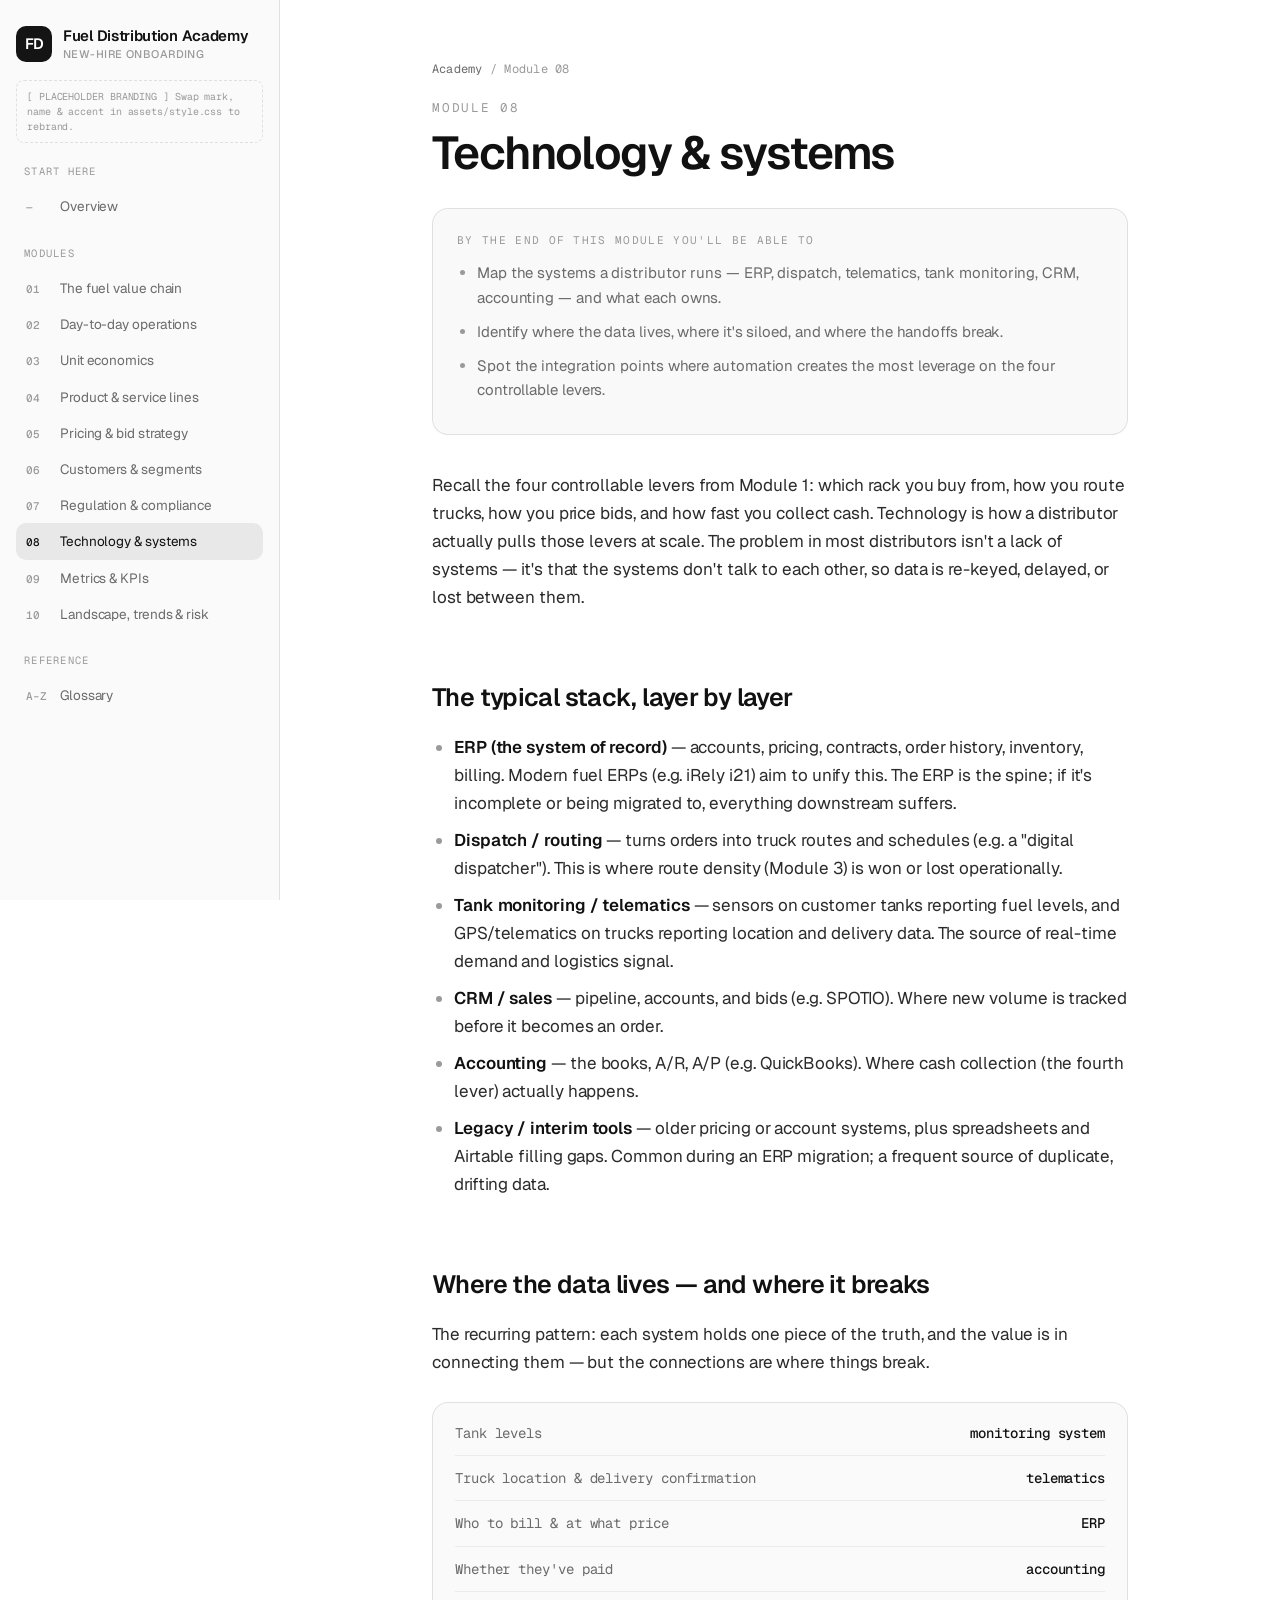
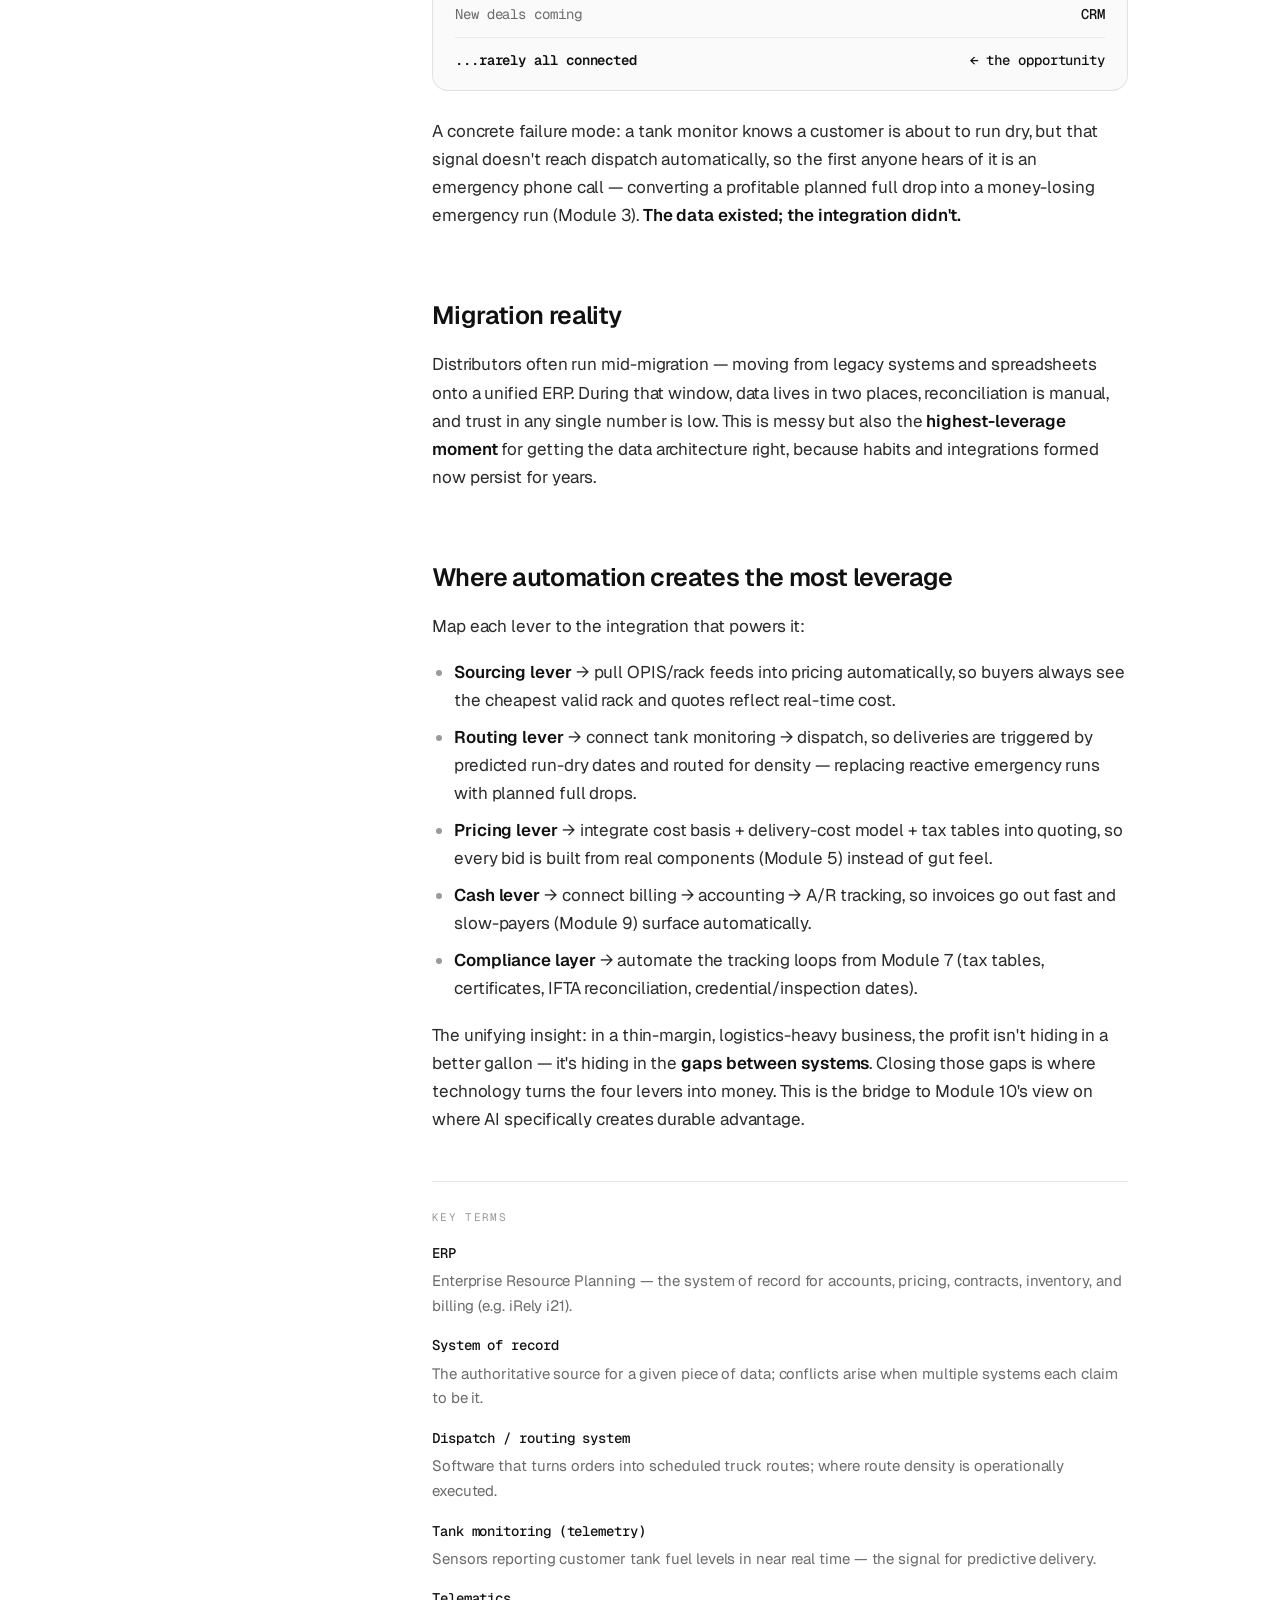
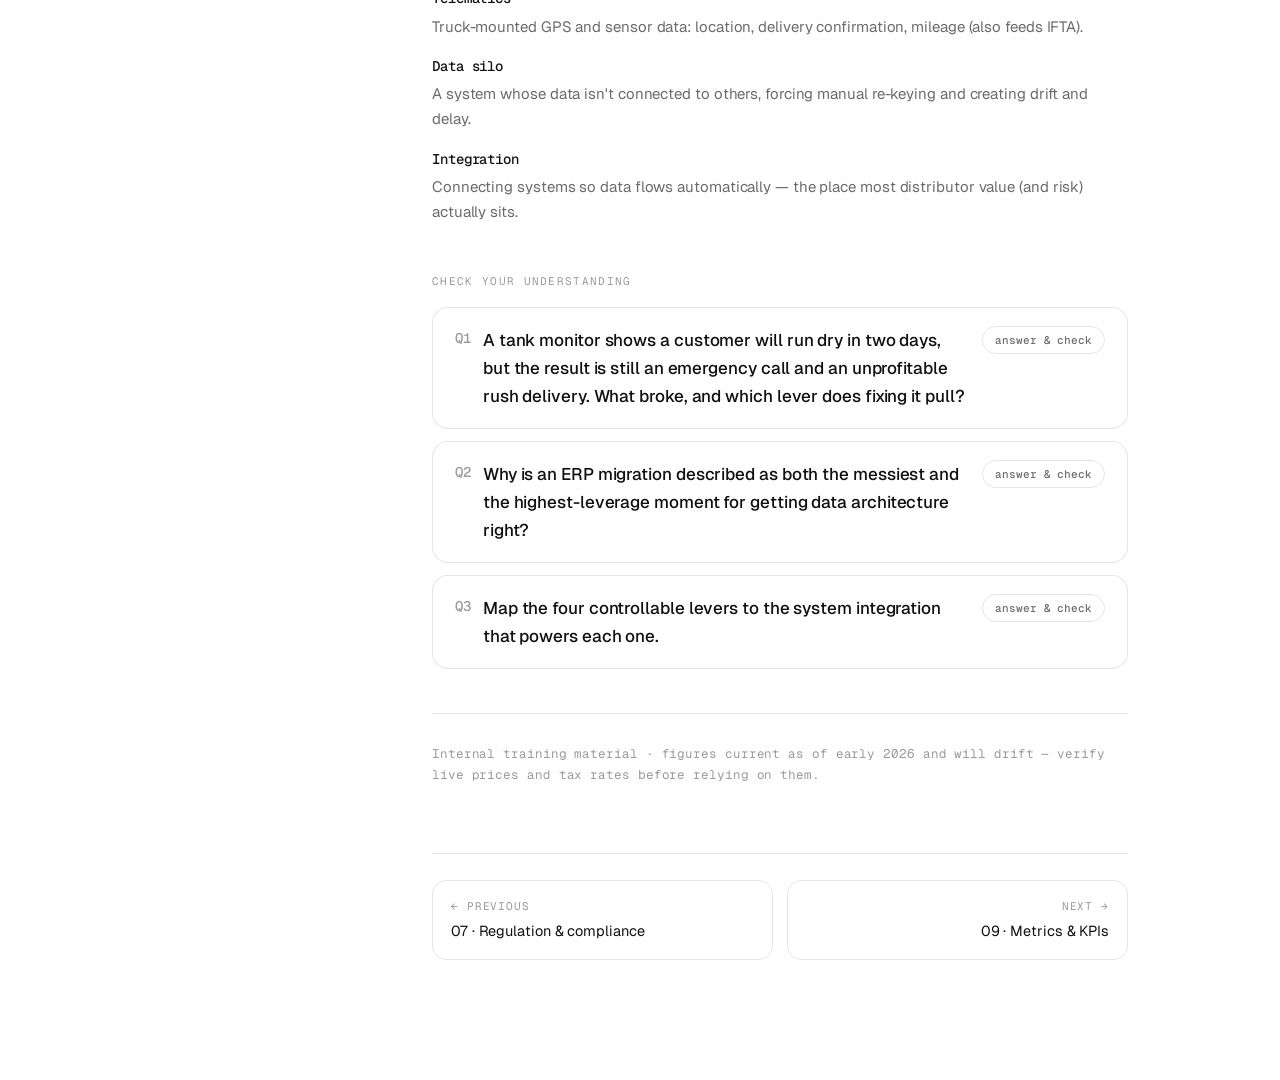
<file: module-8.html>
<!DOCTYPE html>
<html lang="en">
<head>
<meta charset="UTF-8">
<meta name="viewport" content="width=device-width, initial-scale=1.0">
<title>Module 08 · Technology &amp; systems — Fuel Distribution Academy</title>
<link rel="preconnect" href="https://fonts.googleapis.com">
<link rel="preconnect" href="https://fonts.gstatic.com" crossorigin>
<link href="https://fonts.googleapis.com/css2?family=Inter:wght@400;500;600;680&family=IBM+Plex+Mono:wght@400;500;600&display=swap" rel="stylesheet">
<link rel="stylesheet" href="assets/style.css">
</head>
<body>
<div class="shell">
  <aside class="rail">
    <div class="brand">
      <div class="mark">FD</div>
      <div class="name">Fuel Distribution Academy<span>New-hire onboarding</span></div>
    </div>
    <div class="placeholder-note">[ PLACEHOLDER BRANDING ] Swap mark, name &amp; accent in assets/style.css to rebrand.</div>
    <nav class="nav">
      <div class="nav-label">Start here</div>
      <a href="index.html"><span class="num">—</span><span>Overview</span></a>
      <div class="nav-label">Modules</div>
      <a href="module-1.html"><span class="num">01</span><span>The fuel value chain</span></a>
      <a href="module-2.html"><span class="num">02</span><span>Day-to-day operations</span></a>
      <a href="module-3.html"><span class="num">03</span><span>Unit economics</span></a>
      <a href="module-4.html"><span class="num">04</span><span>Product &amp; service lines</span></a>
      <a href="module-5.html"><span class="num">05</span><span>Pricing &amp; bid strategy</span></a>
      <a href="module-6.html"><span class="num">06</span><span>Customers &amp; segments</span></a>
      <a href="module-7.html"><span class="num">07</span><span>Regulation &amp; compliance</span></a>
      <a href="module-8.html"><span class="num">08</span><span>Technology &amp; systems</span></a>
      <a href="module-9.html"><span class="num">09</span><span>Metrics &amp; KPIs</span></a>
      <a href="module-10.html"><span class="num">10</span><span>Landscape, trends &amp; risk</span></a>
      <div class="nav-label">Reference</div>
      <a href="glossary.html"><span class="num">A–Z</span><span>Glossary</span></a>
    </nav>
  </aside>
  <main class="main">
    <div class="wrap">
      <div class="crumb"><a href="index.html">Academy</a> / Module 08</div>
      <div class="module-num">Module 08</div>
      <h1>Technology &amp; systems</h1>

      <div class="objectives">
        <div class="h">By the end of this module you'll be able to</div>
        <ul>
          <li>Map the systems a distributor runs — ERP, dispatch, telematics, tank monitoring, CRM, accounting — and what each owns.</li>
          <li>Identify where the data lives, where it's siloed, and where the handoffs break.</li>
          <li>Spot the integration points where automation creates the most leverage on the four controllable levers.</li>
        </ul>
      </div>

      <p>Recall the four controllable levers from Module 1: which rack you buy from, how you route trucks, how you price bids, and how fast you collect cash. Technology is how a distributor actually pulls those levers at scale. The problem in most distributors isn't a lack of systems — it's that the systems don't talk to each other, so data is re-keyed, delayed, or lost between them.</p>

      <h2>The typical stack, layer by layer</h2>
      <ul>
        <li><strong>ERP (the system of record)</strong> — accounts, pricing, contracts, order history, inventory, billing. Modern fuel ERPs (e.g. iRely i21) aim to unify this. The ERP is the spine; if it's incomplete or being migrated to, everything downstream suffers.</li>
        <li><strong>Dispatch / routing</strong> — turns orders into truck routes and schedules (e.g. a "digital dispatcher"). This is where route density (Module 3) is won or lost operationally.</li>
        <li><strong>Tank monitoring / telematics</strong> — sensors on customer tanks reporting fuel levels, and GPS/telematics on trucks reporting location and delivery data. The source of real-time demand and logistics signal.</li>
        <li><strong>CRM / sales</strong> — pipeline, accounts, and bids (e.g. SPOTIO). Where new volume is tracked before it becomes an order.</li>
        <li><strong>Accounting</strong> — the books, A/R, A/P (e.g. QuickBooks). Where cash collection (the fourth lever) actually happens.</li>
        <li><strong>Legacy / interim tools</strong> — older pricing or account systems, plus spreadsheets and Airtable filling gaps. Common during an ERP migration; a frequent source of duplicate, drifting data.</li>
      </ul>

      <h2>Where the data lives — and where it breaks</h2>
      <p>The recurring pattern: each system holds one piece of the truth, and the value is in connecting them — but the connections are where things break.</p>
      <div class="ticket">
        <div class="row"><span>Tank levels</span><b>monitoring system</b></div>
        <div class="row"><span>Truck location &amp; delivery confirmation</span><b>telematics</b></div>
        <div class="row"><span>Who to bill &amp; at what price</span><b>ERP</b></div>
        <div class="row"><span>Whether they've paid</span><b>accounting</b></div>
        <div class="row"><span>New deals coming</span><b>CRM</b></div>
        <div class="row tot"><span>...rarely all connected</span><b>← the opportunity</b></div>
      </div>
      <p>A concrete failure mode: a tank monitor knows a customer is about to run dry, but that signal doesn't reach dispatch automatically, so the first anyone hears of it is an emergency phone call — converting a profitable planned full drop into a money-losing emergency run (Module 3). <strong>The data existed; the integration didn't.</strong></p>

      <h2>Migration reality</h2>
      <p>Distributors often run mid-migration — moving from legacy systems and spreadsheets onto a unified ERP. During that window, data lives in two places, reconciliation is manual, and trust in any single number is low. This is messy but also the <strong>highest-leverage moment</strong> for getting the data architecture right, because habits and integrations formed now persist for years.</p>

      <h2>Where automation creates the most leverage</h2>
      <p>Map each lever to the integration that powers it:</p>
      <ul>
        <li><strong>Sourcing lever</strong> → pull OPIS/rack feeds into pricing automatically, so buyers always see the cheapest valid rack and quotes reflect real-time cost.</li>
        <li><strong>Routing lever</strong> → connect tank monitoring → dispatch, so deliveries are triggered by predicted run-dry dates and routed for density — replacing reactive emergency runs with planned full drops.</li>
        <li><strong>Pricing lever</strong> → integrate cost basis + delivery-cost model + tax tables into quoting, so every bid is built from real components (Module 5) instead of gut feel.</li>
        <li><strong>Cash lever</strong> → connect billing → accounting → A/R tracking, so invoices go out fast and slow-payers (Module 9) surface automatically.</li>
        <li><strong>Compliance layer</strong> → automate the tracking loops from Module 7 (tax tables, certificates, IFTA reconciliation, credential/inspection dates).</li>
      </ul>
      <p>The unifying insight: in a thin-margin, logistics-heavy business, the profit isn't hiding in a better gallon — it's hiding in the <strong>gaps between systems</strong>. Closing those gaps is where technology turns the four levers into money. This is the bridge to Module 10's view on where AI specifically creates durable advantage.</p>

      <div class="terms">
        <div class="h">Key terms</div>
        <dl>
          <dt>ERP</dt><dd>Enterprise Resource Planning — the system of record for accounts, pricing, contracts, inventory, and billing (e.g. iRely i21).</dd>
          <dt>System of record</dt><dd>The authoritative source for a given piece of data; conflicts arise when multiple systems each claim to be it.</dd>
          <dt>Dispatch / routing system</dt><dd>Software that turns orders into scheduled truck routes; where route density is operationally executed.</dd>
          <dt>Tank monitoring (telemetry)</dt><dd>Sensors reporting customer tank fuel levels in near real time — the signal for predictive delivery.</dd>
          <dt>Telematics</dt><dd>Truck-mounted GPS and sensor data: location, delivery confirmation, mileage (also feeds IFTA).</dd>
          <dt>Data silo</dt><dd>A system whose data isn't connected to others, forcing manual re-keying and creating drift and delay.</dd>
          <dt>Integration</dt><dd>Connecting systems so data flows automatically — the place most distributor value (and risk) actually sits.</dd>
        </dl>
      </div>

      <div class="checks">
        <div class="h">Check your understanding</div>
        <details class="q">
          <summary><span class="qn">Q1</span><span>A tank monitor shows a customer will run dry in two days, but the result is still an emergency call and an unprofitable rush delivery. What broke, and which lever does fixing it pull?</span><span class="reveal">show answer</span></summary>
          <div class="ans">The <strong>integration</strong> broke — the monitoring signal never reached dispatch, so a predictable need became a reactive emergency. The data existed; the connection didn't. Fixing it pulls the <strong>routing lever</strong>: predicted run-dry dates trigger planned, dense, full-truck drops instead of money-losing emergency runs (Module 3). The profit was hiding in the gap between two systems.</div>
        </details>
        <details class="q">
          <summary><span class="qn">Q2</span><span>Why is an ERP migration described as both the messiest and the highest-leverage moment for getting data architecture right?</span><span class="reveal">show answer</span></summary>
          <div class="ans">Messy because data temporarily lives in two places (legacy + new ERP + spreadsheets), reconciliation is manual, and no single number is fully trusted. High-leverage because the <strong>integrations and habits formed during migration persist for years</strong> — getting the spine and its connections right now compounds, while baking in silos now means living with them for a long time.</div>
        </details>
        <details class="q">
          <summary><span class="qn">Q3</span><span>Map the four controllable levers to the system integration that powers each one.</span><span class="reveal">show answer</span></summary>
          <div class="ans"><strong>Sourcing</strong> → OPIS/rack feed into pricing (always see cheapest valid rack). <strong>Routing</strong> → tank monitoring into dispatch (predictive, dense deliveries). <strong>Pricing</strong> → cost basis + delivery-cost model + tax tables into quoting (Module 5 built from real components). <strong>Cash</strong> → billing into accounting/A-R (fast invoicing, slow-payers surfaced). Each lever is really a data connection that's usually missing.</div>
        </details>
      </div>
<div class="foot">Internal training material · figures current as of early 2026 and will drift — verify live prices and tax rates before relying on them.</div><nav class="pager"><a href="module-7.html"><div class="dir">← Previous</div><div class="ttl">07 · Regulation &amp; compliance</div></a><a class="next" href="module-9.html"><div class="dir">Next →</div><div class="ttl">09 · Metrics &amp; KPIs</div></a></nav>
    </div>
  </main>
</div>
<script src="assets/app.js"></script>
</body>
</html>
</file>
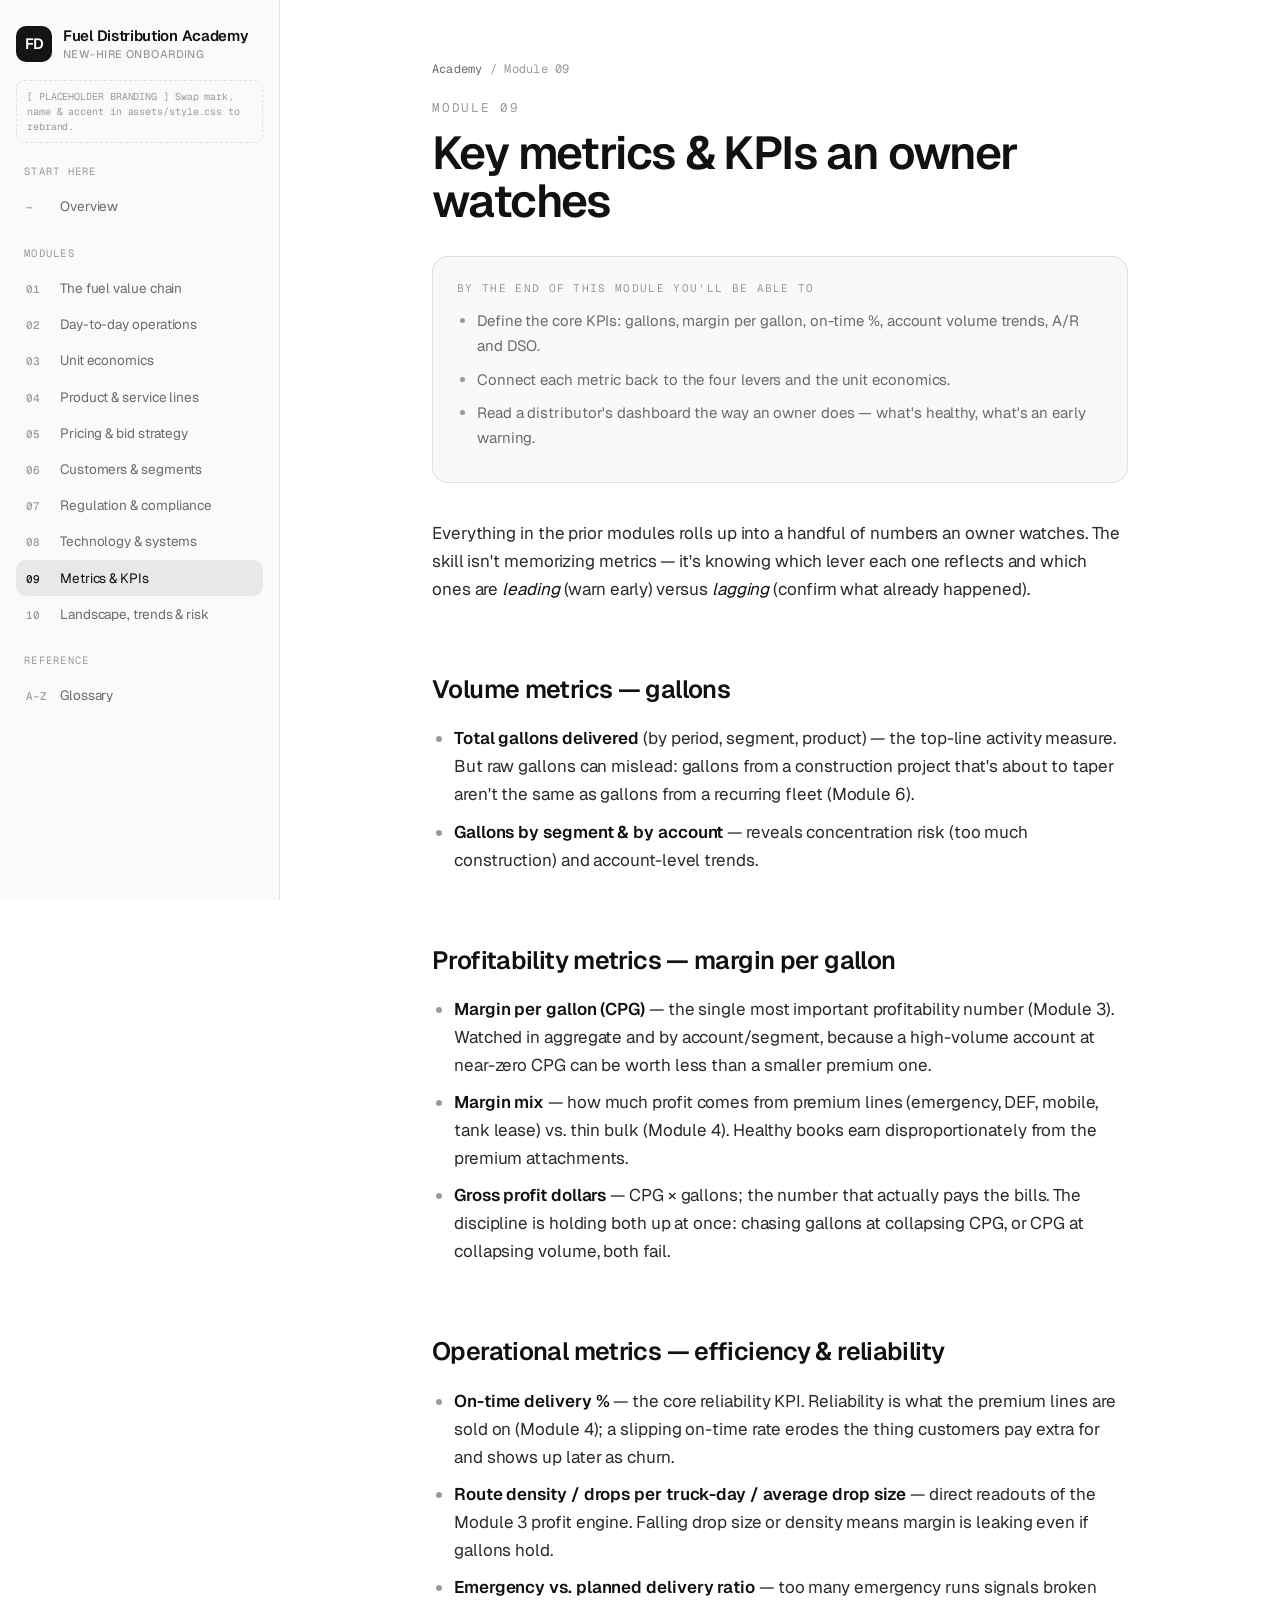
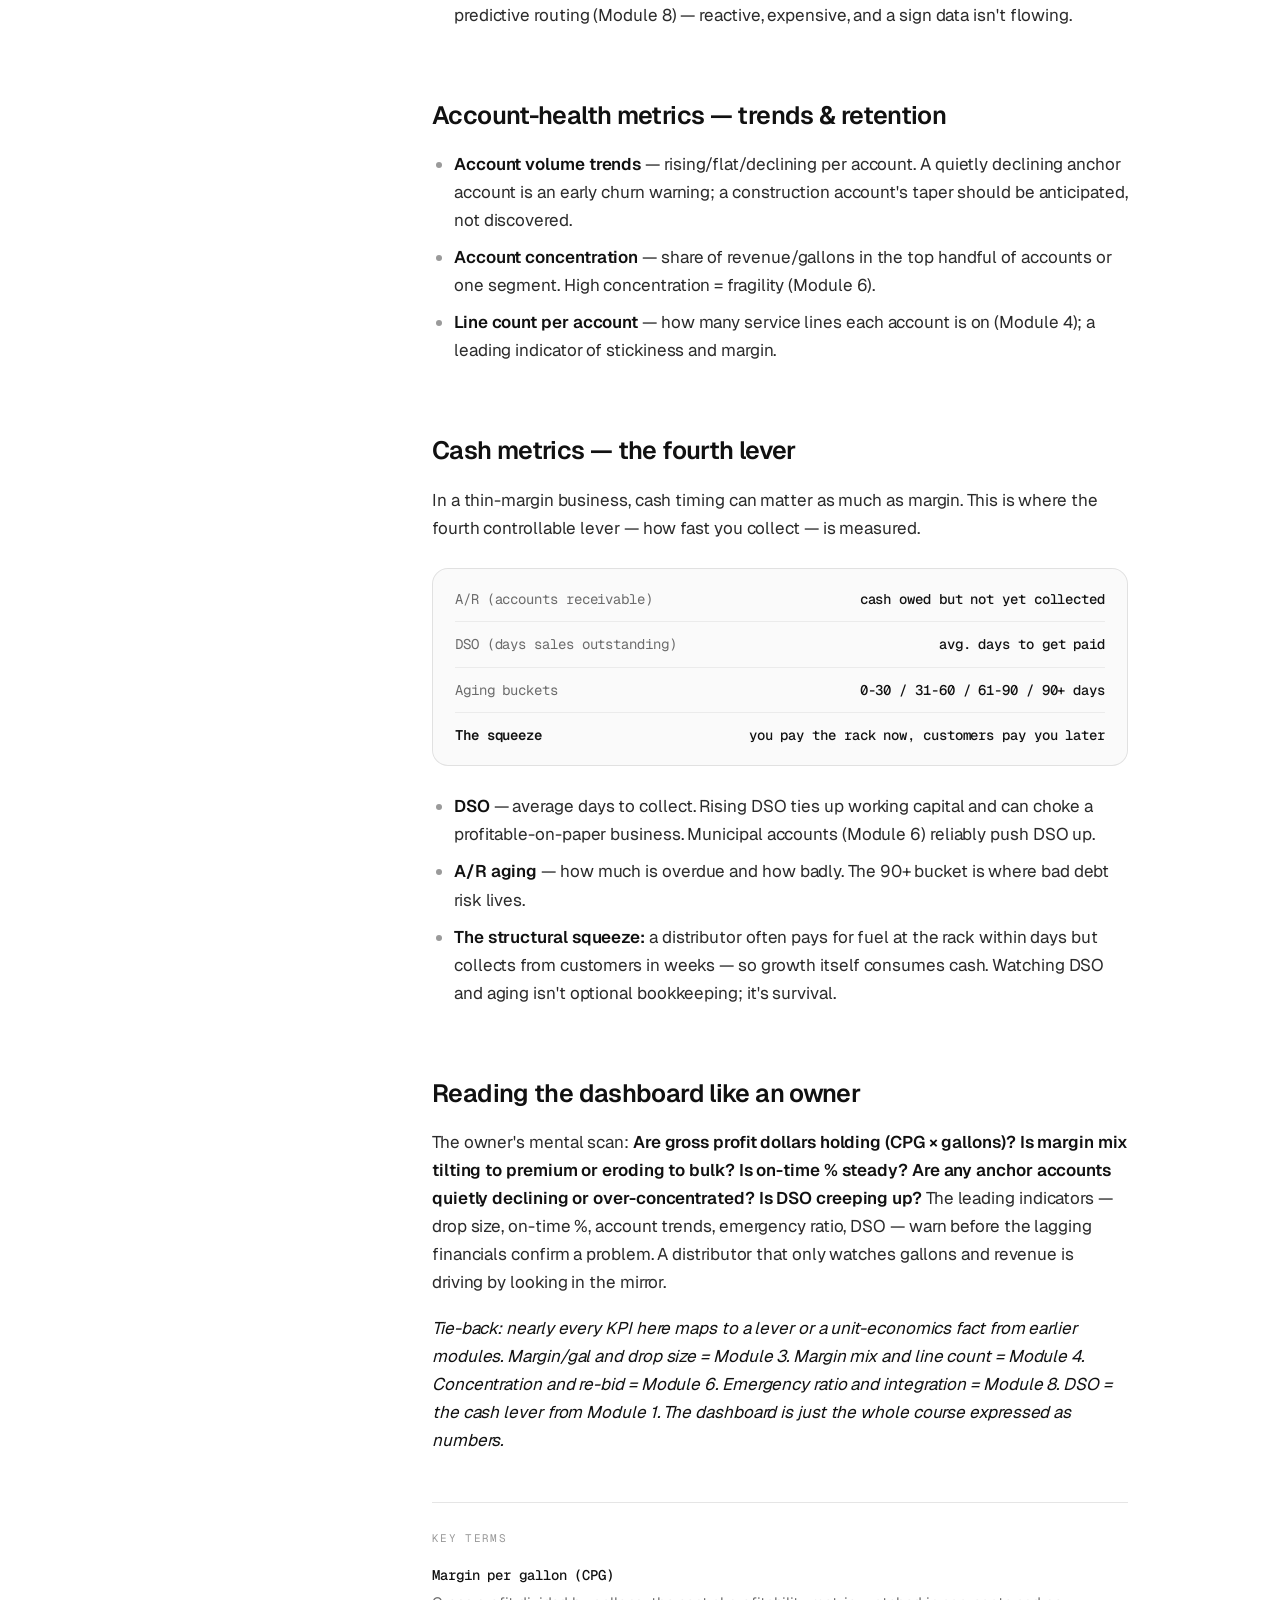
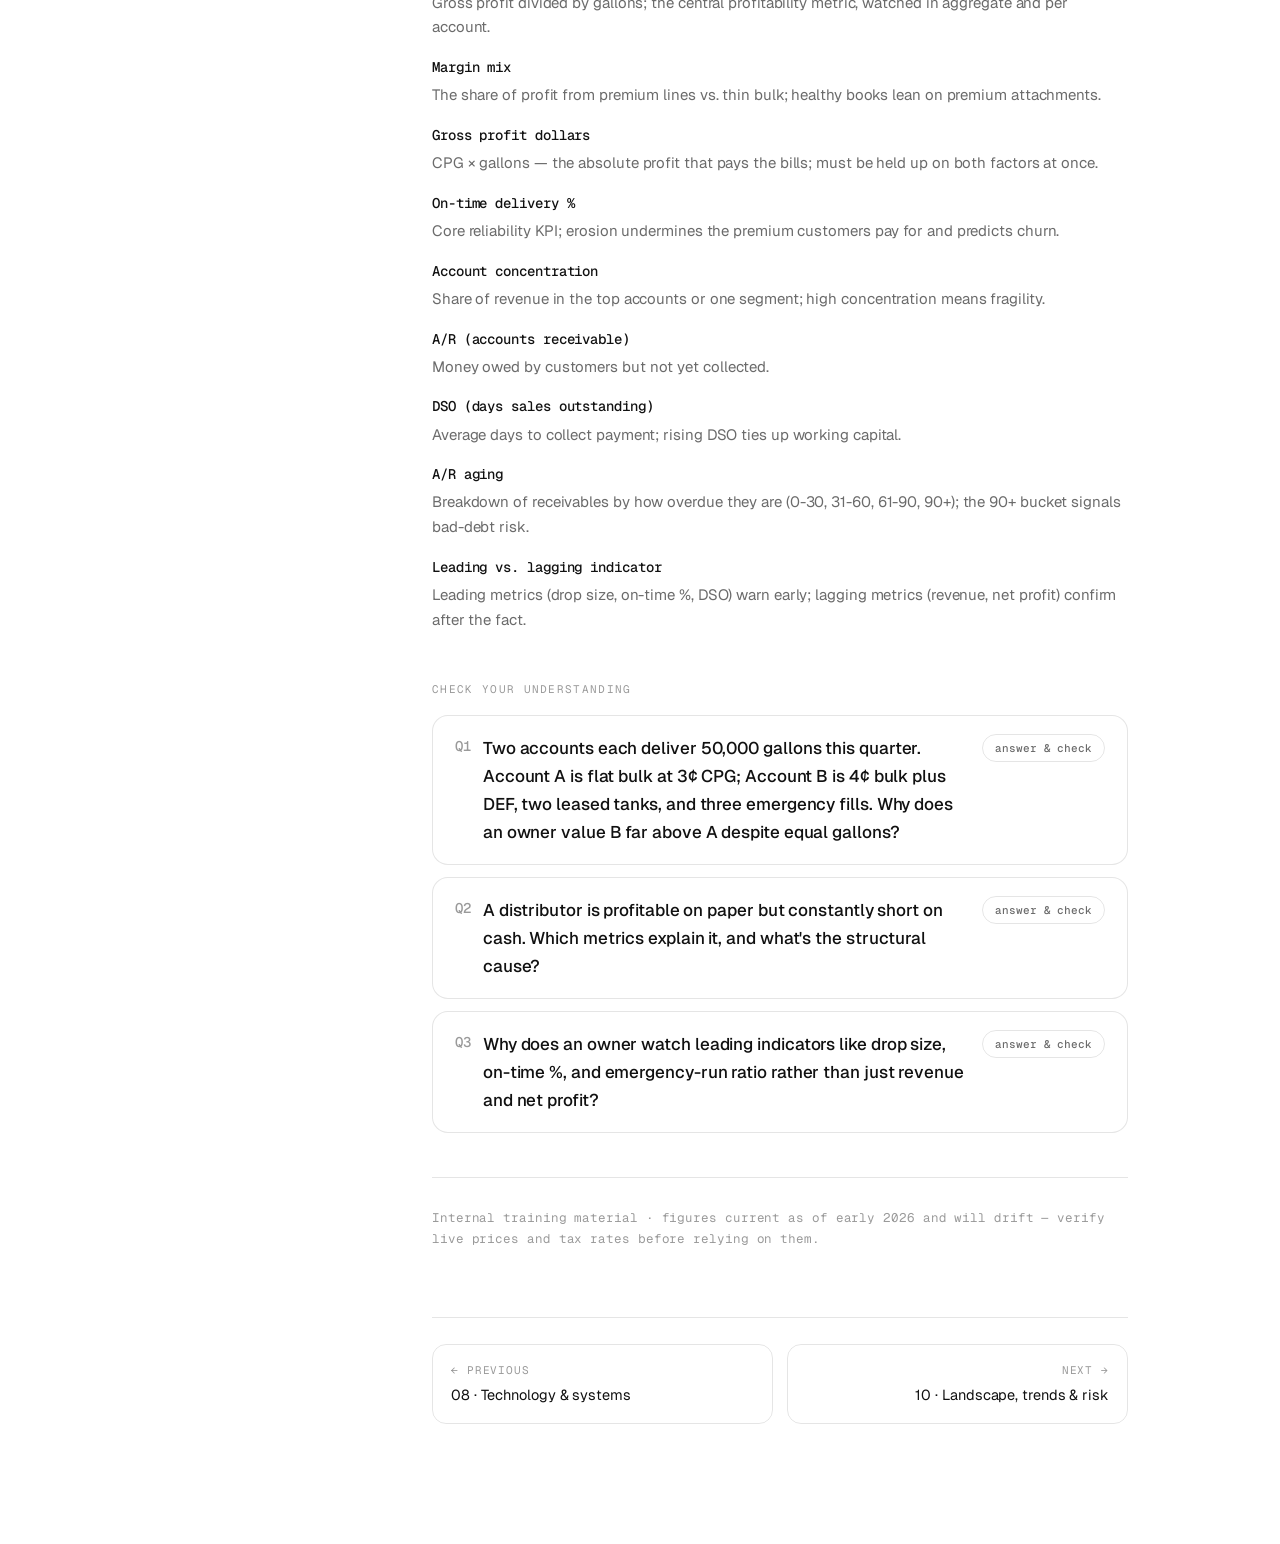
<file: module-9.html>
<!DOCTYPE html>
<html lang="en">
<head>
<meta charset="UTF-8">
<meta name="viewport" content="width=device-width, initial-scale=1.0">
<title>Module 09 · Metrics &amp; KPIs — Fuel Distribution Academy</title>
<link rel="preconnect" href="https://fonts.googleapis.com">
<link rel="preconnect" href="https://fonts.gstatic.com" crossorigin>
<link href="https://fonts.googleapis.com/css2?family=Inter:wght@400;500;600;680&family=IBM+Plex+Mono:wght@400;500;600&display=swap" rel="stylesheet">
<link rel="stylesheet" href="assets/style.css">
</head>
<body>
<div class="shell">
  <aside class="rail">
    <div class="brand">
      <div class="mark">FD</div>
      <div class="name">Fuel Distribution Academy<span>New-hire onboarding</span></div>
    </div>
    <div class="placeholder-note">[ PLACEHOLDER BRANDING ] Swap mark, name &amp; accent in assets/style.css to rebrand.</div>
    <nav class="nav">
      <div class="nav-label">Start here</div>
      <a href="index.html"><span class="num">—</span><span>Overview</span></a>
      <div class="nav-label">Modules</div>
      <a href="module-1.html"><span class="num">01</span><span>The fuel value chain</span></a>
      <a href="module-2.html"><span class="num">02</span><span>Day-to-day operations</span></a>
      <a href="module-3.html"><span class="num">03</span><span>Unit economics</span></a>
      <a href="module-4.html"><span class="num">04</span><span>Product &amp; service lines</span></a>
      <a href="module-5.html"><span class="num">05</span><span>Pricing &amp; bid strategy</span></a>
      <a href="module-6.html"><span class="num">06</span><span>Customers &amp; segments</span></a>
      <a href="module-7.html"><span class="num">07</span><span>Regulation &amp; compliance</span></a>
      <a href="module-8.html"><span class="num">08</span><span>Technology &amp; systems</span></a>
      <a href="module-9.html"><span class="num">09</span><span>Metrics &amp; KPIs</span></a>
      <a href="module-10.html"><span class="num">10</span><span>Landscape, trends &amp; risk</span></a>
      <div class="nav-label">Reference</div>
      <a href="glossary.html"><span class="num">A–Z</span><span>Glossary</span></a>
    </nav>
  </aside>
  <main class="main">
    <div class="wrap">
      <div class="crumb"><a href="index.html">Academy</a> / Module 09</div>
      <div class="module-num">Module 09</div>
      <h1>Key metrics &amp; KPIs an owner watches</h1>

      <div class="objectives">
        <div class="h">By the end of this module you'll be able to</div>
        <ul>
          <li>Define the core KPIs: gallons, margin per gallon, on-time %, account volume trends, A/R and DSO.</li>
          <li>Connect each metric back to the four levers and the unit economics.</li>
          <li>Read a distributor's dashboard the way an owner does — what's healthy, what's an early warning.</li>
        </ul>
      </div>

      <p>Everything in the prior modules rolls up into a handful of numbers an owner watches. The skill isn't memorizing metrics — it's knowing which lever each one reflects and which ones are <em>leading</em> (warn early) versus <em>lagging</em> (confirm what already happened).</p>

      <h2>Volume metrics — gallons</h2>
      <ul>
        <li><strong>Total gallons delivered</strong> (by period, segment, product) — the top-line activity measure. But raw gallons can mislead: gallons from a construction project that's about to taper aren't the same as gallons from a recurring fleet (Module 6).</li>
        <li><strong>Gallons by segment &amp; by account</strong> — reveals concentration risk (too much construction) and account-level trends.</li>
      </ul>

      <h2>Profitability metrics — margin per gallon</h2>
      <ul>
        <li><strong>Margin per gallon (CPG)</strong> — the single most important profitability number (Module 3). Watched in aggregate and by account/segment, because a high-volume account at near-zero CPG can be worth less than a smaller premium one.</li>
        <li><strong>Margin mix</strong> — how much profit comes from premium lines (emergency, DEF, mobile, tank lease) vs. thin bulk (Module 4). Healthy books earn disproportionately from the premium attachments.</li>
        <li><strong>Gross profit dollars</strong> — CPG × gallons; the number that actually pays the bills. The discipline is holding both up at once: chasing gallons at collapsing CPG, or CPG at collapsing volume, both fail.</li>
      </ul>

      <h2>Operational metrics — efficiency &amp; reliability</h2>
      <ul>
        <li><strong>On-time delivery %</strong> — the core reliability KPI. Reliability is what the premium lines are sold on (Module 4); a slipping on-time rate erodes the thing customers pay extra for and shows up later as churn.</li>
        <li><strong>Route density / drops per truck-day / average drop size</strong> — direct readouts of the Module 3 profit engine. Falling drop size or density means margin is leaking even if gallons hold.</li>
        <li><strong>Emergency vs. planned delivery ratio</strong> — too many emergency runs signals broken predictive routing (Module 8) — reactive, expensive, and a sign data isn't flowing.</li>
      </ul>

      <h2>Account-health metrics — trends &amp; retention</h2>
      <ul>
        <li><strong>Account volume trends</strong> — rising/flat/declining per account. A quietly declining anchor account is an early churn warning; a construction account's taper should be anticipated, not discovered.</li>
        <li><strong>Account concentration</strong> — share of revenue/gallons in the top handful of accounts or one segment. High concentration = fragility (Module 6).</li>
        <li><strong>Line count per account</strong> — how many service lines each account is on (Module 4); a leading indicator of stickiness and margin.</li>
      </ul>

      <h2>Cash metrics — the fourth lever</h2>
      <p>In a thin-margin business, cash timing can matter as much as margin. This is where the fourth controllable lever — how fast you collect — is measured.</p>
      <div class="ticket">
        <div class="row"><span>A/R (accounts receivable)</span><b>cash owed but not yet collected</b></div>
        <div class="row"><span>DSO (days sales outstanding)</span><b>avg. days to get paid</b></div>
        <div class="row"><span>Aging buckets</span><b>0-30 / 31-60 / 61-90 / 90+ days</b></div>
        <div class="row tot"><span>The squeeze</span><b>you pay the rack now, customers pay you later</b></div>
      </div>
      <ul>
        <li><strong>DSO</strong> — average days to collect. Rising DSO ties up working capital and can choke a profitable-on-paper business. Municipal accounts (Module 6) reliably push DSO up.</li>
        <li><strong>A/R aging</strong> — how much is overdue and how badly. The 90+ bucket is where bad debt risk lives.</li>
        <li><strong>The structural squeeze:</strong> a distributor often pays for fuel at the rack within days but collects from customers in weeks — so growth itself consumes cash. Watching DSO and aging isn't optional bookkeeping; it's survival.</li>
      </ul>

      <h2>Reading the dashboard like an owner</h2>
      <p>The owner's mental scan: <strong>Are gross profit dollars holding (CPG × gallons)? Is margin mix tilting to premium or eroding to bulk? Is on-time % steady? Are any anchor accounts quietly declining or over-concentrated? Is DSO creeping up?</strong> The leading indicators — drop size, on-time %, account trends, emergency ratio, DSO — warn before the lagging financials confirm a problem. A distributor that only watches gallons and revenue is driving by looking in the mirror.</p>
      <p><em>Tie-back: nearly every KPI here maps to a lever or a unit-economics fact from earlier modules. Margin/gal and drop size = Module 3. Margin mix and line count = Module 4. Concentration and re-bid = Module 6. Emergency ratio and integration = Module 8. DSO = the cash lever from Module 1. The dashboard is just the whole course expressed as numbers.</em></p>

      <div class="terms">
        <div class="h">Key terms</div>
        <dl>
          <dt>Margin per gallon (CPG)</dt><dd>Gross profit divided by gallons; the central profitability metric, watched in aggregate and per account.</dd>
          <dt>Margin mix</dt><dd>The share of profit from premium lines vs. thin bulk; healthy books lean on premium attachments.</dd>
          <dt>Gross profit dollars</dt><dd>CPG × gallons — the absolute profit that pays the bills; must be held up on both factors at once.</dd>
          <dt>On-time delivery %</dt><dd>Core reliability KPI; erosion undermines the premium customers pay for and predicts churn.</dd>
          <dt>Account concentration</dt><dd>Share of revenue in the top accounts or one segment; high concentration means fragility.</dd>
          <dt>A/R (accounts receivable)</dt><dd>Money owed by customers but not yet collected.</dd>
          <dt>DSO (days sales outstanding)</dt><dd>Average days to collect payment; rising DSO ties up working capital.</dd>
          <dt>A/R aging</dt><dd>Breakdown of receivables by how overdue they are (0-30, 31-60, 61-90, 90+); the 90+ bucket signals bad-debt risk.</dd>
          <dt>Leading vs. lagging indicator</dt><dd>Leading metrics (drop size, on-time %, DSO) warn early; lagging metrics (revenue, net profit) confirm after the fact.</dd>
        </dl>
      </div>

      <div class="checks">
        <div class="h">Check your understanding</div>
        <details class="q">
          <summary><span class="qn">Q1</span><span>Two accounts each deliver 50,000 gallons this quarter. Account A is flat bulk at 3¢ CPG; Account B is 4¢ bulk plus DEF, two leased tanks, and three emergency fills. Why does an owner value B far above A despite equal gallons?</span><span class="reveal">show answer</span></summary>
          <div class="ans">Because <strong>gross profit dollars and margin mix</strong> — not gallons — are what matter. B earns more per bulk gallon, adds high-margin premium lines (DEF, emergency), and the leased tanks create switching cost. A is thin, undifferentiated, and easy to lose on price. Equal gallons, very different profit and retention. Watching gallons alone would rate them the same — a classic mistake.</div>
        </details>
        <details class="q">
          <summary><span class="qn">Q2</span><span>A distributor is profitable on paper but constantly short on cash. Which metrics explain it, and what's the structural cause?</span><span class="reveal">show answer</span></summary>
          <div class="ans"><strong>DSO and A/R aging.</strong> The structural cause is the timing squeeze: the distributor <strong>pays the rack within days but collects from customers in weeks</strong> (worse with municipal accounts), so working capital is tied up and growth consumes cash. Rising DSO and a fattening 90+ aging bucket reveal it. Profit on the P&amp;L doesn't equal cash in the bank.</div>
        </details>
        <details class="q">
          <summary><span class="qn">Q3</span><span>Why does an owner watch leading indicators like drop size, on-time %, and emergency-run ratio rather than just revenue and net profit?</span><span class="reveal">show answer</span></summary>
          <div class="ans">Because revenue and net profit are <strong>lagging</strong> — they confirm a problem after it's happened. Falling drop size means margin is already leaking (Module 3); a slipping on-time % predicts churn before it shows in revenue; a rising emergency ratio signals broken predictive routing (Module 8). Leading indicators let the owner act before the financials catch up — otherwise you're driving by the mirror.</div>
        </details>
      </div>
<div class="foot">Internal training material · figures current as of early 2026 and will drift — verify live prices and tax rates before relying on them.</div><nav class="pager"><a href="module-8.html"><div class="dir">← Previous</div><div class="ttl">08 · Technology &amp; systems</div></a><a class="next" href="module-10.html"><div class="dir">Next →</div><div class="ttl">10 · Landscape, trends &amp; risk</div></a></nav>
    </div>
  </main>
</div>
<script src="assets/app.js"></script>
</body>
</html>
</file>
<file: assets/style.css>
@import url('https://fonts.googleapis.com/css2?family=Geist:wght@400;500;600;700&family=Geist+Mono:wght@400;500;600&display=swap');

/* ============================================================
   Fuel Distribution Academy — shared styles
   Visual direction (v4): Mobbin-inspired, LIGHT mode. White
   canvas, near-black ink, the Geist grotesque, soft gray
   surfaces, pill controls, generous radii. Monochrome — hierarchy
   from weight, spacing, and tone rather than color.
   ============================================================ */

:root {
  /* palette — white canvas, near-black ink */
  --canvas:     #ffffff;   /* page canvas */
  --rail-bg:    #fafafa;   /* sidebar, a hair off-white */
  --panel:      rgba(0,0,0,0.025);  /* raised surface */
  --panel-2:    rgba(0,0,0,0.045);  /* hover / nested */
  --panel-3:    rgba(0,0,0,0.07);   /* active / pressed */
  --line:       rgba(0,0,0,0.10);   /* hairline */
  --line-soft:  rgba(0,0,0,0.06);

  --text:       #2b2b2b;   /* primary body text */
  --strong:     #111111;   /* headings / emphasis */
  --text-dim:   #6b6b6b;   /* secondary */
  --text-faint: #9a9a9a;   /* captions / meta */

  --btn-bg:     #141414;   /* primary control */
  --btn-text:   #ffffff;
  --amber:      #141414;   /* legacy accent var — now ink */
  --amber-deep: rgba(0,0,0,0.45);

  --ok:         #1f8a5a;   /* muted green — tutor feedback cue */
  --warn:       #c0392b;   /* muted red — error cue */
  --paper:      rgba(0,0,0,0.02);    /* callout surface */

  --maxw: 1180px;
  --rail: 280px;

  --mono: 'Geist Mono', ui-monospace, 'SF Mono', Menlo, monospace;
  --sans: 'Geist', system-ui, -apple-system, 'Segoe UI', sans-serif;
}

* { box-sizing: border-box; }

html { scroll-behavior: smooth; }
@media (prefers-reduced-motion: reduce) {
  html { scroll-behavior: auto; }
  * { animation: none !important; transition: none !important; }
}

body {
  margin: 0;
  background: var(--canvas);
  color: var(--text);
  font-family: var(--sans);
  font-size: 17px;
  line-height: 1.65;
  letter-spacing: -0.005em;
  -webkit-font-smoothing: antialiased;
}

a { color: var(--strong); text-decoration: none; }
a:hover { text-decoration: underline; text-underline-offset: 2px; }

/* ---------- layout shell ---------- */
.shell { display: grid; grid-template-columns: var(--rail) 1fr; min-height: 100vh; }

/* ---------- sidebar ---------- */
.rail {
  position: sticky; top: 0; align-self: start;
  height: 100vh; overflow-y: auto;
  background: var(--rail-bg);
  border-right: 1px solid var(--line);
  padding: 26px 16px 40px;
}
.brand { display: flex; align-items: center; gap: 11px; margin-bottom: 4px; }
.brand .mark {
  width: 36px; height: 36px; flex: none;
  border-radius: 10px;
  display: grid; place-items: center;
  font-family: var(--sans); font-weight: 600; color: #fff;
  font-size: 15px; letter-spacing: -0.04em;
  background: #141414;
}
.brand .name { font-weight: 600; font-size: 15px; line-height: 1.2; letter-spacing: -0.02em; color: var(--strong); }
.brand .name span { display: block; color: var(--text-faint); font-weight: 500; font-size: 11px; letter-spacing: 0.04em; text-transform: uppercase; margin-top: 3px; }
.rail .placeholder-note {
  font-family: var(--mono); font-size: 10px; color: var(--text-faint);
  border: 1px dashed var(--line); border-radius: 8px;
  padding: 8px 10px; margin: 18px 0 20px; line-height: 1.5;
}

.nav-label {
  font-family: var(--mono); font-size: 10.5px; letter-spacing: 0.12em;
  text-transform: uppercase; color: var(--text-faint);
  margin: 20px 8px 8px;
}
.nav a {
  display: grid; grid-template-columns: 30px 1fr; align-items: baseline;
  gap: 4px; padding: 9px 10px; border-radius: 10px;
  color: var(--text-dim); font-size: 13.5px; line-height: 1.35;
  text-decoration: none; transition: background 0.15s, color 0.15s;
}
.nav a .num { font-family: var(--mono); font-size: 11px; color: var(--text-faint); transition: color 0.15s; }
.nav a:hover { background: var(--panel-2); color: var(--strong); text-decoration: none; }
.nav a.active { background: var(--panel-3); color: var(--strong); }
.nav a.active .num { color: var(--strong); }

/* ---------- main column ---------- */
.main { padding: 0; min-width: 0; }
.wrap { max-width: 760px; margin: 0 auto; padding: 60px 32px 120px; }

/* ---------- hero (home only) ---------- */
.hero { max-width: var(--maxw); margin: 0 auto; padding: 88px 32px 40px; }
.hero .eyebrow {
  font-family: var(--mono); font-size: 12px; letter-spacing: 0.1em;
  text-transform: uppercase; color: var(--text-faint); margin-bottom: 24px;
}
.hero h1 {
  font-size: clamp(40px, 6vw, 72px); line-height: 1.0; letter-spacing: -0.04em;
  font-weight: 600; margin: 0 0 24px; color: var(--text-dim);
}
.hero h1 em { font-style: normal; color: var(--strong); }
.hero .lede { font-size: 20px; color: var(--text-dim); max-width: 620px; line-height: 1.55; letter-spacing: -0.01em; }

/* ticker strip under hero */
.ticker {
  max-width: var(--maxw); margin: 34px auto 0; padding: 0 32px;
  display: flex; flex-wrap: wrap; gap: 10px;
}
.tick {
  font-family: var(--mono); font-size: 12.5px;
  border: 1px solid var(--line); border-radius: 9999px;
  padding: 8px 15px; color: var(--text-dim);
  background: var(--panel);
}
.tick b { color: var(--strong); font-weight: 500; }
.tick .up { color: var(--warn); }
.tick .dn { color: var(--ok); }

/* ---------- module grid (home) ---------- */
.grid {
  max-width: var(--maxw); margin: 68px auto 0; padding: 0 32px;
  display: grid; grid-template-columns: repeat(2, 1fr); gap: 14px;
}
.card {
  display: block; border: 1px solid var(--line); border-radius: 16px;
  background: var(--canvas);
  padding: 24px; color: var(--text); text-decoration: none;
  transition: border-color 0.18s, transform 0.18s, box-shadow 0.18s;
}
.card:hover { border-color: rgba(0,0,0,0.2); transform: translateY(-2px); text-decoration: none; box-shadow: 0 6px 20px rgba(0,0,0,0.06); }
.card .cnum { font-family: var(--mono); font-size: 11.5px; color: var(--text-faint); letter-spacing: 0.06em; }
.card h3 { margin: 10px 0 7px; font-size: 19px; letter-spacing: -0.02em; line-height: 1.2; color: var(--strong); font-weight: 600; }
.card p { margin: 0; color: var(--text-dim); font-size: 14.5px; line-height: 1.5; }

/* ---------- article (module pages) ---------- */
.crumb { font-family: var(--mono); font-size: 12px; color: var(--text-faint); letter-spacing: 0.02em; margin-bottom: 18px; }
.crumb a { color: var(--text-dim); }
.module-num {
  font-family: var(--mono); font-size: 12.5px; letter-spacing: 0.14em;
  text-transform: uppercase; color: var(--text-faint); margin-bottom: 12px;
}
.wrap h1 { font-size: clamp(32px, 5vw, 46px); line-height: 1.04; letter-spacing: -0.035em; font-weight: 600; margin: 0 0 30px; color: var(--strong); }
.wrap h2 {
  font-size: 25px; letter-spacing: -0.025em; margin: 56px 0 14px; color: var(--strong);
  padding-top: 10px; font-weight: 600;
}
.wrap h3 { font-size: 18px; margin: 34px 0 10px; color: var(--strong); font-weight: 600; letter-spacing: -0.01em; }
.wrap p { margin: 0 0 18px; }
.wrap ul, .wrap ol { margin: 0 0 18px; padding-left: 22px; }
.wrap li { margin-bottom: 9px; }
.wrap li::marker { color: var(--text-faint); }
.wrap strong { color: var(--strong); font-weight: 600; }
.wrap em { color: var(--strong); font-style: italic; }

/* objectives panel */
.objectives {
  border: 1px solid var(--line);
  border-radius: 16px; background: var(--panel);
  padding: 22px 24px; margin: 0 0 36px;
}
.objectives .h {
  font-family: var(--mono); font-size: 11px; letter-spacing: 0.12em;
  text-transform: uppercase; color: var(--text-faint); margin: 0 0 12px;
}
.objectives ul { margin: 0; padding-left: 20px; }
.objectives li { color: var(--text-dim); font-size: 15px; }

/* data callout (formerly the rack-ticket) */
.ticket {
  background: var(--paper); color: var(--text); border: 1px solid var(--line);
  border-radius: 16px;
  padding: 8px 22px; margin: 26px 0; font-family: var(--mono);
  font-size: 14px; line-height: 1.6;
}
.ticket .row { display: flex; justify-content: space-between; gap: 16px; border-bottom: 1px solid var(--line-soft); padding: 11px 0; }
.ticket .row:last-child { border-bottom: 0; }
.ticket .row span { color: var(--text-dim); }
.ticket .row b { font-weight: 500; color: var(--strong); text-align: right; }
.ticket .tot { font-weight: 600; }
.ticket .tot span, .ticket .tot b { color: var(--strong); }

/* inline data emphasis */
.num { font-family: var(--mono); color: var(--strong); font-weight: 500; }

/* key terms */
.terms { border-top: 1px solid var(--line); margin-top: 48px; padding-top: 26px; }
.terms .h { font-family: var(--mono); font-size: 11px; letter-spacing: 0.12em; text-transform: uppercase; color: var(--text-faint); margin-bottom: 14px; }
.terms dl { margin: 0; }
.terms dt { font-family: var(--mono); color: var(--strong); font-size: 14px; font-weight: 500; margin-top: 16px; }
.terms dd { margin: 4px 0 0; color: var(--text-dim); font-size: 15px; }

/* check-your-understanding */
.checks { margin-top: 48px; }
.checks > .h { font-family: var(--mono); font-size: 11px; letter-spacing: 0.12em; text-transform: uppercase; color: var(--text-faint); margin-bottom: 16px; }
details.q {
  border: 1px solid var(--line); border-radius: 16px; background: var(--canvas);
  margin-bottom: 12px; overflow: hidden;
}
details.q summary {
  cursor: pointer; padding: 18px 22px; font-weight: 500; color: var(--strong);
  list-style: none; display: flex; gap: 12px; align-items: flex-start;
}
details.q summary::-webkit-details-marker { display: none; }
details.q summary .qn {
  font-family: var(--mono); color: var(--text-faint); flex: none; font-size: 14px; margin-top: 1px;
}
details.q summary .reveal {
  margin-left: auto; font-family: var(--mono); font-size: 11px; color: var(--text-dim);
  border: 1px solid var(--line); border-radius: 9999px; padding: 4px 12px; white-space: nowrap;
  transition: background 0.15s, color 0.15s;
}
details.q summary:hover .reveal { background: var(--panel-2); color: var(--strong); }
details.q[open] summary .reveal { color: var(--strong); border-color: rgba(0,0,0,0.25); }
details.q .ans {
  padding: 0 22px 20px 48px; color: var(--text-dim); font-size: 15px;
  border-top: 1px solid var(--line-soft); margin-top: 2px; padding-top: 16px;
}
details.q .ans strong { color: var(--strong); }

/* page nav (prev/next) */
.pager { display: flex; justify-content: space-between; gap: 14px; margin-top: 68px; border-top: 1px solid var(--line); padding-top: 26px; }
.pager a { display: block; flex: 1; border: 1px solid var(--line); border-radius: 14px; padding: 16px 18px; color: var(--text); transition: border-color 0.18s, box-shadow 0.18s; }
.pager a:hover { border-color: rgba(0,0,0,0.2); text-decoration: none; box-shadow: 0 4px 14px rgba(0,0,0,0.05); }
.pager .dir { font-family: var(--mono); font-size: 11px; color: var(--text-faint); letter-spacing: 0.08em; text-transform: uppercase; }
.pager .ttl { font-size: 14.5px; margin-top: 4px; color: var(--strong); }
.pager .next { text-align: right; }
.pager .disabled { opacity: 0.25; pointer-events: none; }

/* glossary */
.glossary-search {
  width: 100%; background: var(--panel); border: 1px solid var(--line);
  border-radius: 9999px; padding: 14px 20px; color: var(--text);
  font-family: var(--sans); font-size: 15px; margin-bottom: 10px;
  transition: border-color 0.15s, background 0.15s;
}
.glossary-search::placeholder { color: var(--text-faint); }
.glossary-search:focus { outline: none; border-color: rgba(0,0,0,0.3); background: var(--panel-2); }
.gcount { font-family: var(--mono); font-size: 12px; color: var(--text-faint); margin-bottom: 26px; }
.gitem { border-bottom: 1px solid var(--line-soft); padding: 18px 0; }
.gitem .term { font-family: var(--mono); color: var(--strong); font-size: 16px; font-weight: 500; }
.gitem .def { color: var(--text-dim); font-size: 15px; margin-top: 6px; }
.gitem.hidden { display: none; }

/* footer */
.foot { border-top: 1px solid var(--line); margin-top: 44px; padding: 30px 0 0; color: var(--text-faint); font-size: 12.5px; font-family: var(--mono); }

/* focus visibility */
:focus-visible { outline: 2px solid rgba(0,0,0,0.45); outline-offset: 2px; border-radius: 6px; }

/* ---------- responsive ---------- */
@media (max-width: 860px) {
  .shell { grid-template-columns: 1fr; }
  .rail {
    position: static; height: auto; border-right: 0;
    border-bottom: 1px solid var(--line);
  }
  .nav { display: grid; grid-template-columns: repeat(2, 1fr); gap: 2px; }
  .nav-label { grid-column: 1 / -1; }
  .grid { grid-template-columns: 1fr; }
  .hero { padding-top: 52px; }
  .wrap { padding: 40px 22px 90px; }
  .pager { flex-direction: column; }
}

/* ============================================================
   Answer-and-check feature
   ============================================================ */
details.q .answer-zone {
  padding: 4px 22px 20px 48px;
  border-top: 1px solid var(--line-soft);
  margin-top: 2px;
}
.answer-zone .prompt {
  font-family: var(--mono); font-size: 11px; letter-spacing: 0.08em;
  text-transform: uppercase; color: var(--text-faint); margin: 16px 0 8px;
}
.answer-box {
  width: 100%; min-height: 96px; resize: vertical;
  background: #fff; border: 1px solid var(--line); border-radius: 14px;
  color: var(--text); font-family: var(--sans); font-size: 15px; line-height: 1.55;
  padding: 14px 16px;
}
.answer-box:focus { outline: none; border-color: rgba(0,0,0,0.3); box-shadow: 0 0 0 3px rgba(0,0,0,0.04); }
.answer-box::placeholder { color: var(--text-faint); }
.answer-actions { display: flex; gap: 12px; align-items: center; margin-top: 12px; flex-wrap: wrap; }
.btn-check {
  font-family: var(--sans); font-weight: 600; font-size: 14px;
  background: var(--btn-bg); color: var(--btn-text); border: 0; border-radius: 9999px;
  padding: 11px 22px; cursor: pointer; transition: opacity 0.15s, transform 0.05s;
}
.btn-check:hover { opacity: 0.85; }
.btn-check:active { transform: translateY(1px); }
.btn-check:disabled { opacity: 0.5; cursor: default; }
.dictation-hint {
  font-family: var(--mono); font-size: 11px; color: var(--text-faint);
}
.dictation-hint b { color: var(--text-dim); font-weight: 500; }

.feedback {
  margin-top: 18px; border: 1px solid var(--line); border-left: 2px solid var(--ok);
  border-radius: 14px; background: var(--panel); padding: 18px 20px;
  font-size: 15px; line-height: 1.6; color: var(--text); display: none;
}
.feedback.show { display: block; }
.feedback .fh {
  font-family: var(--mono); font-size: 11px; letter-spacing: 0.1em; text-transform: uppercase;
  color: var(--ok); margin-bottom: 10px;
}
.feedback p { margin: 0 0 12px; }
.feedback p:last-child { margin-bottom: 0; }
.feedback.error { border-left-color: var(--warn); }
.feedback.error .fh { color: var(--warn); }

.thinking { display: inline-flex; gap: 5px; align-items: center; }
.thinking span {
  width: 6px; height: 6px; border-radius: 50%; background: var(--text-dim);
  animation: pulse 1.2s infinite ease-in-out;
}
.thinking span:nth-child(2) { animation-delay: 0.2s; }
.thinking span:nth-child(3) { animation-delay: 0.4s; }
@keyframes pulse { 0%,100% { opacity: 0.3; } 50% { opacity: 1; } }

.model-answer {
  margin-top: 16px; padding-top: 16px; border-top: 1px solid var(--line-soft);
  color: var(--text-dim); font-size: 14.5px; display: none;
}
.model-answer.show { display: block; }
.model-answer .mh {
  font-family: var(--mono); font-size: 11px; letter-spacing: 0.08em; text-transform: uppercase;
  color: var(--text-faint); margin-bottom: 8px;
}
.model-answer strong { color: var(--strong); }
</file>
